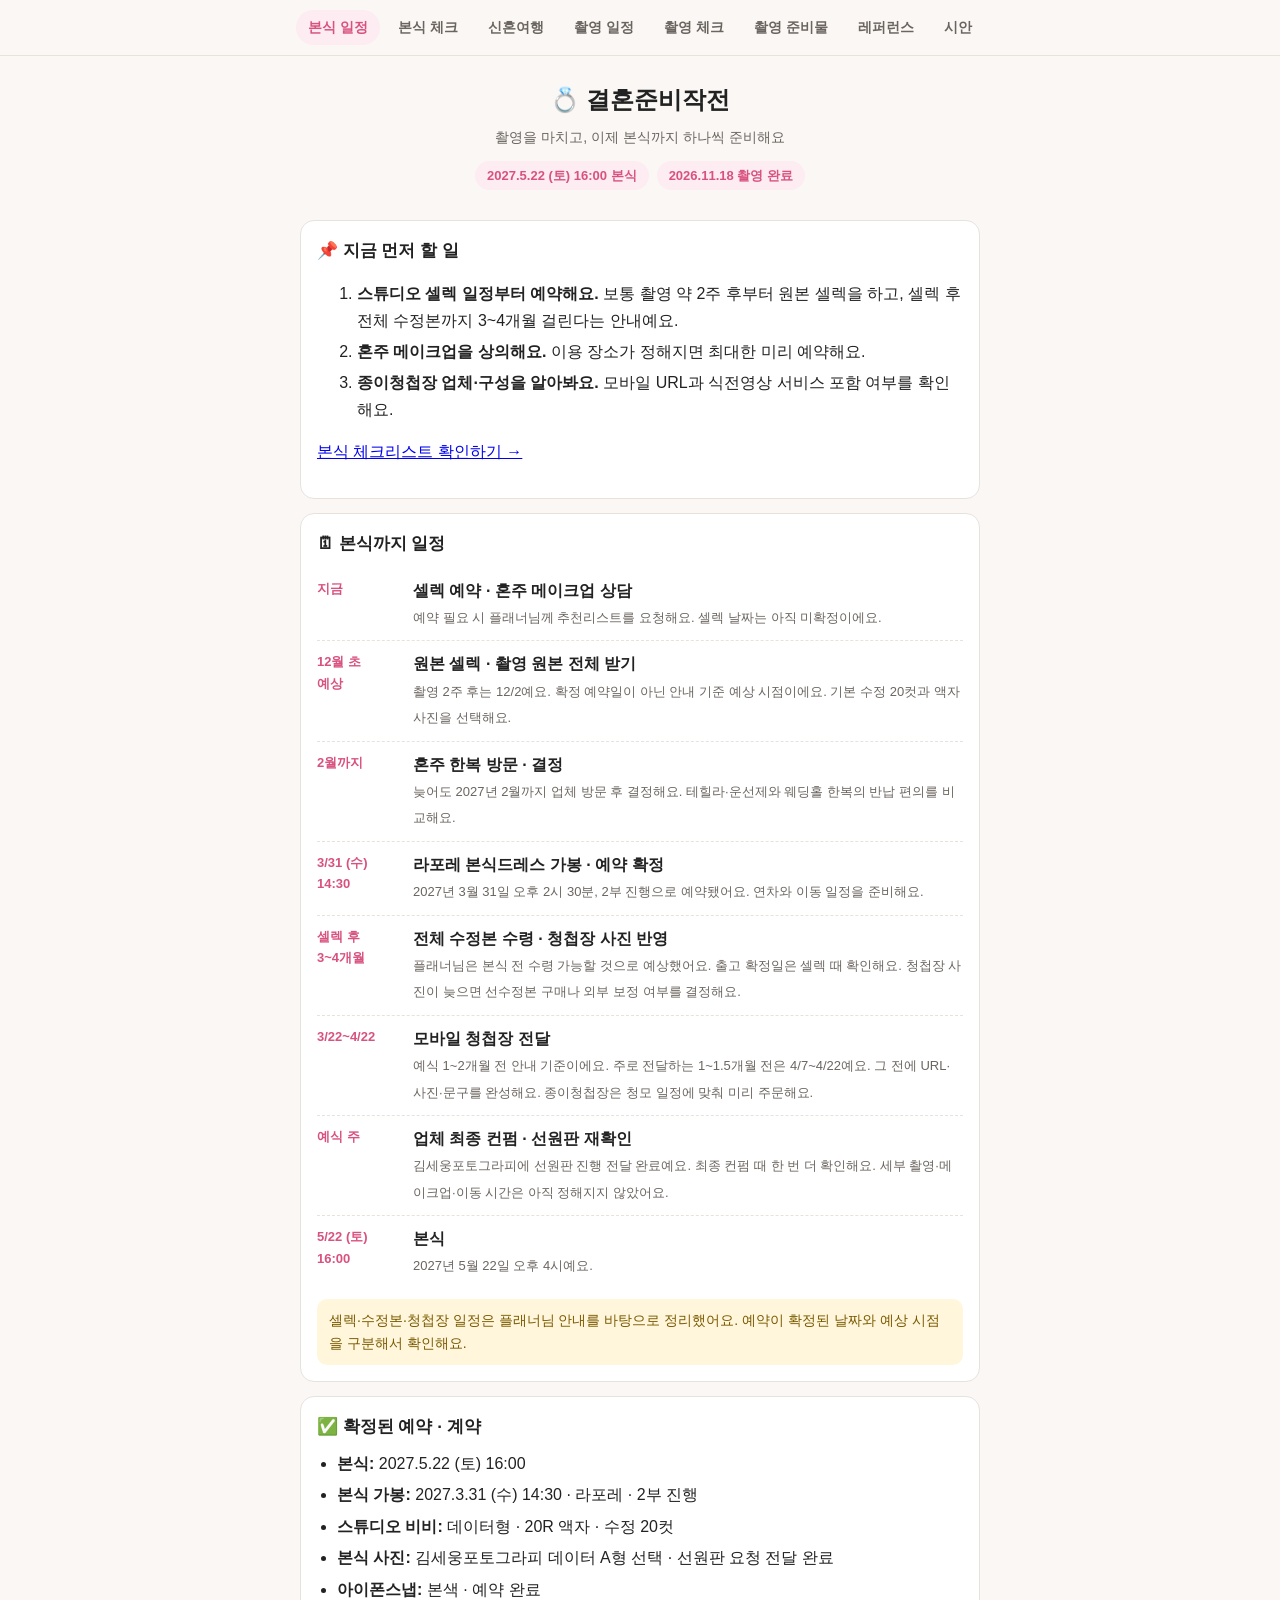
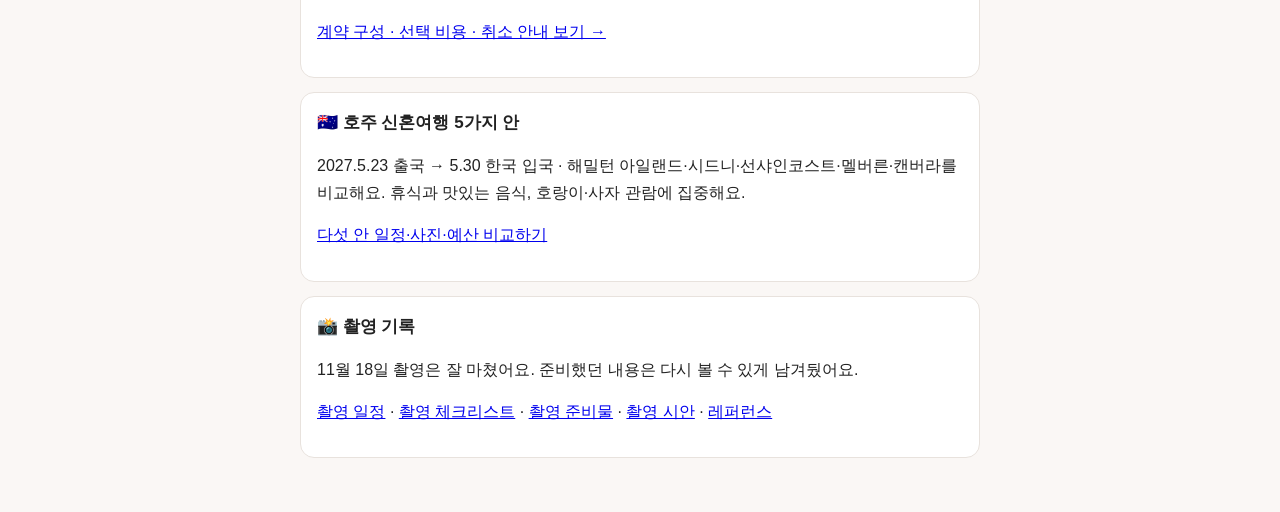
<file: index.html>
<!DOCTYPE html><html lang="ko"><head><meta charset="utf-8"><meta name="viewport" content="width=device-width, initial-scale=1"><title>본식 일정 · 결혼준비작전</title><link rel="stylesheet" href="style.css"></head>
<body data-page="index.html"><main>
<header><h1>💍 결혼준비작전</h1><p>촬영을 마치고, 이제 본식까지 하나씩 준비해요</p><div class="chips"><span class="chip">2027.5.22 (토) 16:00 본식</span><span class="chip">2026.11.18 촬영 완료</span></div></header>
<section><h2>📌 지금 먼저 할 일</h2><ol><li><b>스튜디오 셀렉 일정부터 예약해요.</b> 보통 촬영 약 2주 후부터 원본 셀렉을 하고, 셀렉 후 전체 수정본까지 3~4개월 걸린다는 안내예요.</li><li><b>혼주 메이크업을 상의해요.</b> 이용 장소가 정해지면 최대한 미리 예약해요.</li><li><b>종이청첩장 업체·구성을 알아봐요.</b> 모바일 URL과 식전영상 서비스 포함 여부를 확인해요.</li></ol><p><a href="wedding-checklist.html">본식 체크리스트 확인하기 →</a></p></section>
<section><h2>🗓 본식까지 일정</h2><ul class="tl">
<li><span class="t">지금</span><span><b>셀렉 예약 · 혼주 메이크업 상담</b><br><span class="sub">예약 필요 시 플래너님께 추천리스트를 요청해요. 셀렉 날짜는 아직 미확정이에요.</span></span></li>
<li><span class="t">12월 초<br>예상</span><span><b>원본 셀렉 · 촬영 원본 전체 받기</b><br><span class="sub">촬영 2주 후는 12/2예요. 확정 예약일이 아닌 안내 기준 예상 시점이에요. 기본 수정 20컷과 액자 사진을 선택해요.</span></span></li>
<li><span class="t">2월까지</span><span><b>혼주 한복 방문 · 결정</b><br><span class="sub">늦어도 2027년 2월까지 업체 방문 후 결정해요. 테힐라·운선제와 웨딩홀 한복의 반납 편의를 비교해요.</span></span></li>
<li><span class="t">3/31 (수)<br>14:30</span><span><b>라포레 본식드레스 가봉 · 예약 확정</b><br><span class="sub">2027년 3월 31일 오후 2시 30분, 2부 진행으로 예약됐어요. 연차와 이동 일정을 준비해요.</span></span></li>
<li><span class="t">셀렉 후<br>3~4개월</span><span><b>전체 수정본 수령 · 청첩장 사진 반영</b><br><span class="sub">플래너님은 본식 전 수령 가능할 것으로 예상했어요. 출고 확정일은 셀렉 때 확인해요. 청첩장 사진이 늦으면 선수정본 구매나 외부 보정 여부를 결정해요.</span></span></li>
<li><span class="t">3/22~4/22</span><span><b>모바일 청첩장 전달</b><br><span class="sub">예식 1~2개월 전 안내 기준이에요. 주로 전달하는 1~1.5개월 전은 4/7~4/22예요. 그 전에 URL·사진·문구를 완성해요. 종이청첩장은 청모 일정에 맞춰 미리 주문해요.</span></span></li>
<li><span class="t">예식 주</span><span><b>업체 최종 컨펌 · 선원판 재확인</b><br><span class="sub">김세웅포토그라피에 선원판 진행 전달 완료예요. 최종 컨펌 때 한 번 더 확인해요. 세부 촬영·메이크업·이동 시간은 아직 정해지지 않았어요.</span></span></li>
<li><span class="t">5/22 (토)<br>16:00</span><span><b>본식</b><br><span class="sub">2027년 5월 22일 오후 4시예요.</span></span></li>
</ul><div class="note">셀렉·수정본·청첩장 일정은 플래너님 안내를 바탕으로 정리했어요. 예약이 확정된 날짜와 예상 시점을 구분해서 확인해요.</div></section>
<section><h2>✅ 확정된 예약 · 계약</h2><ul><li><b>본식:</b> 2027.5.22 (토) 16:00</li><li><b>본식 가봉:</b> 2027.3.31 (수) 14:30 · 라포레 · 2부 진행</li><li><b>스튜디오 비비:</b> 데이터형 · 20R 액자 · 수정 20컷</li><li><b>본식 사진:</b> 김세웅포토그라피 데이터 A형 선택 · 선원판 요청 전달 완료</li><li><b>아이폰스냅:</b> 본색 · 예약 완료</li></ul><p><a href="wedding-checklist.html#contracts">계약 구성 · 선택 비용 · 취소 안내 보기 →</a></p></section>
<section><h2>🇦🇺 호주 신혼여행 5가지 안</h2><p>2027.5.23 출국 → 5.30 한국 입국 · 해밀턴 아일랜드·시드니·선샤인코스트·멜버른·캔버라를 비교해요. 휴식과 맛있는 음식, 호랑이·사자 관람에 집중해요.</p><p><a href="honeymoon.html?v=20261122-itinerary-food">다섯 안 일정·사진·예산 비교하기</a></p></section>
<section><h2>📸 촬영 기록</h2><p>11월 18일 촬영은 잘 마쳤어요. 준비했던 내용은 다시 볼 수 있게 남겨뒀어요.</p><p><a href="shoot-schedule.html">촬영 일정</a> · <a href="checklist.html">촬영 체크리스트</a> · <a href="items.html">촬영 준비물</a> · <a href="shoot-plan.html">촬영 시안</a> · <a href="concept.html">레퍼런스</a></p></section>
</main><script src="app.js?v=20261122-itinerary-food"></script></body></html>
</file>
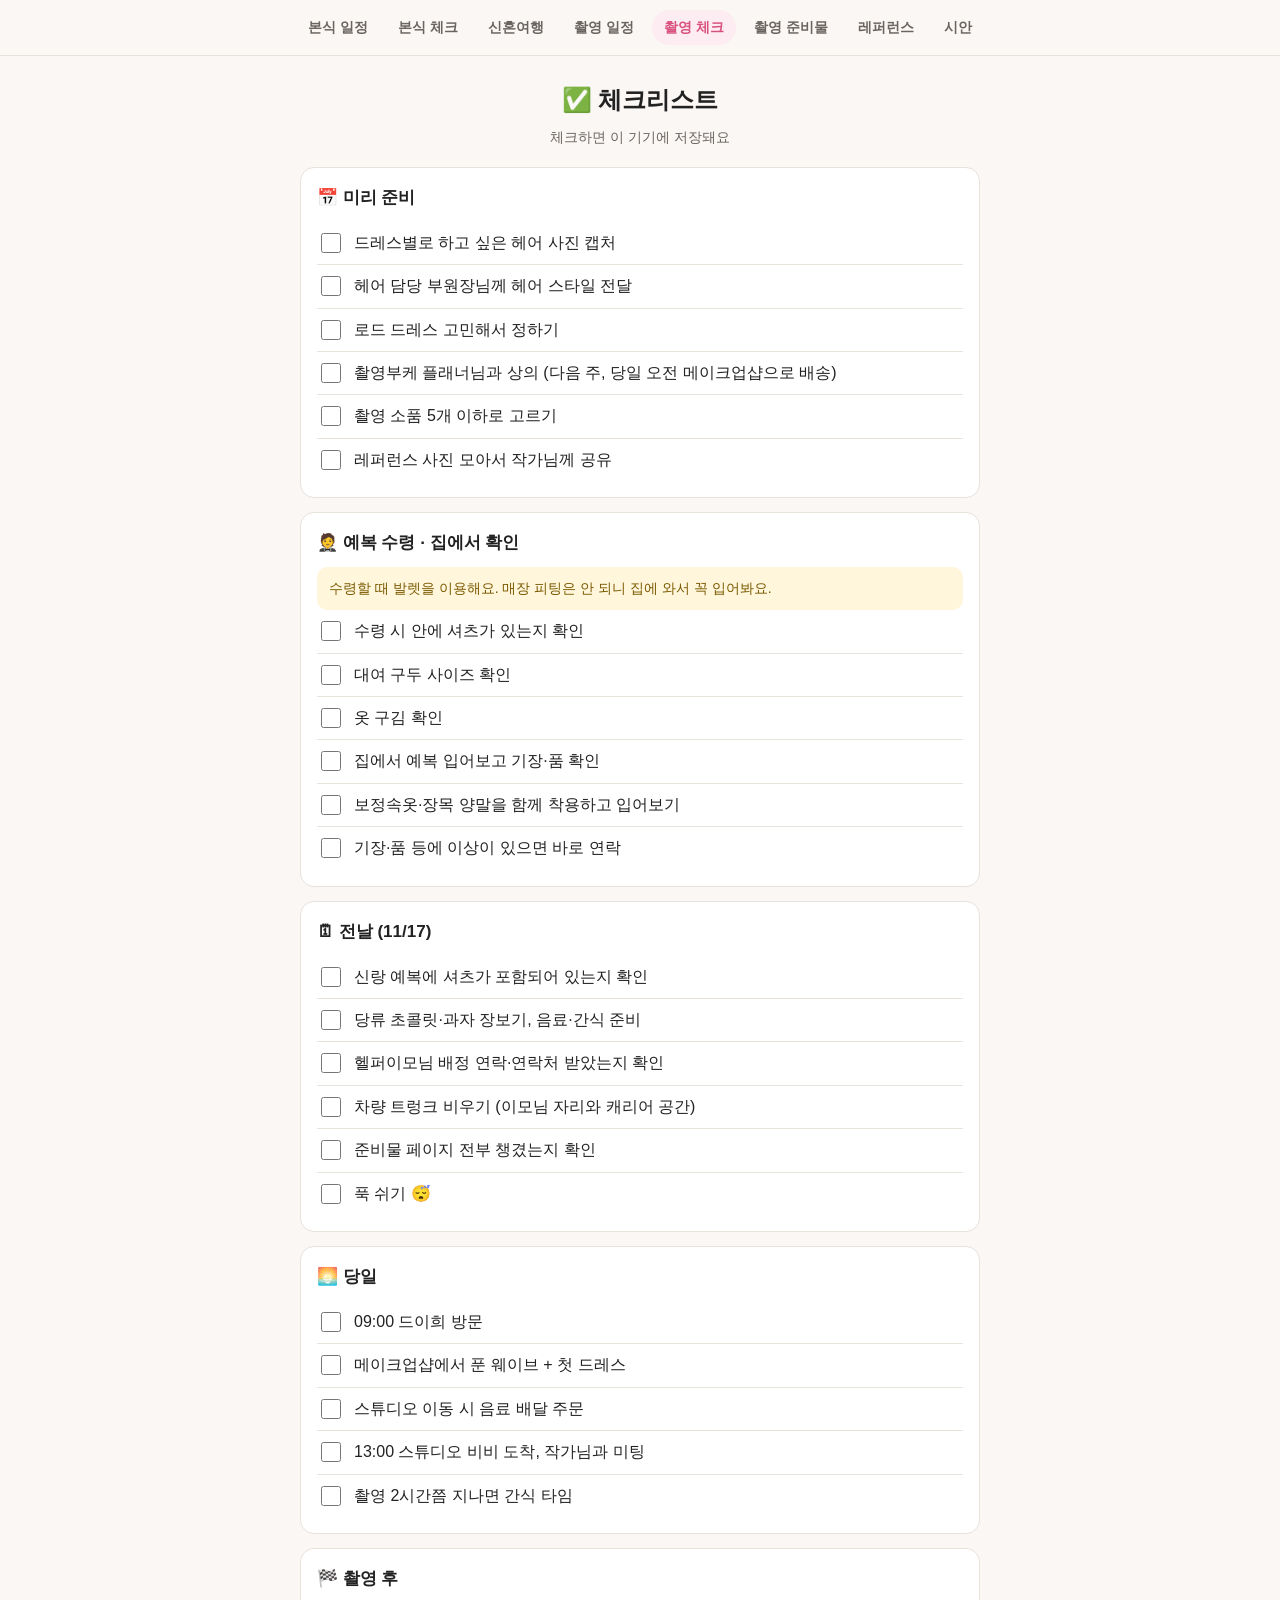
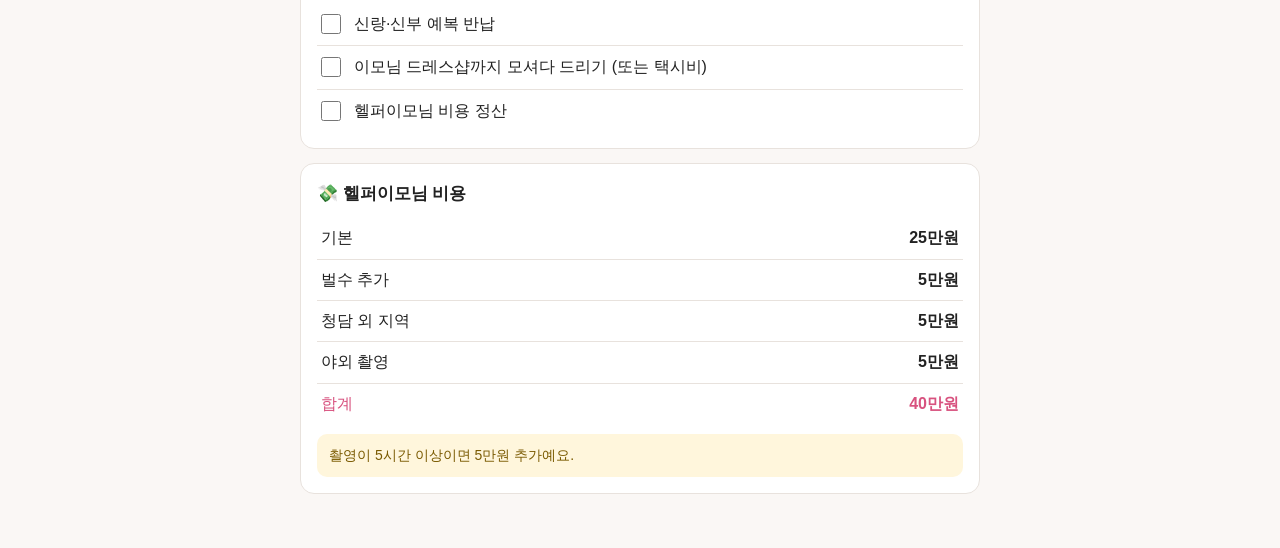
<file: checklist.html>
<!DOCTYPE html><html lang="ko"><head><meta charset="utf-8"><meta name="viewport" content="width=device-width, initial-scale=1"><title>체크리스트 · 웨딩 촬영 안내</title><link rel="stylesheet" href="style.css"></head>
<body data-page="checklist.html"><main>
<header><h1>✅ 체크리스트</h1><p>체크하면 이 기기에 저장돼요</p></header>
<section class="chk"><h2>📅 미리 준비</h2>
<label><input type="checkbox" data-k="a1"><span>드레스별로 하고 싶은 헤어 사진 캡처</span></label>
<label><input type="checkbox" data-k="a2"><span>헤어 담당 부원장님께 헤어 스타일 전달</span></label>
<label><input type="checkbox" data-k="a3"><span>로드 드레스 고민해서 정하기</span></label>
<label><input type="checkbox" data-k="a4"><span>촬영부케 플래너님과 상의 (다음 주, 당일 오전 메이크업샵으로 배송)</span></label>
<label><input type="checkbox" data-k="a5"><span>촬영 소품 5개 이하로 고르기</span></label>
<label><input type="checkbox" data-k="a6"><span>레퍼런스 사진 모아서 작가님께 공유</span></label></section>
<section class="chk"><h2>🤵 예복 수령 · 집에서 확인</h2>
<div class="note">수령할 때 발렛을 이용해요. 매장 피팅은 안 되니 집에 와서 꼭 입어봐요.</div>
<label><input type="checkbox" data-k="suit1"><span>수령 시 안에 셔츠가 있는지 확인</span></label>
<label><input type="checkbox" data-k="suit2"><span>대여 구두 사이즈 확인</span></label>
<label><input type="checkbox" data-k="suit3"><span>옷 구김 확인</span></label>
<label><input type="checkbox" data-k="suit4"><span>집에서 예복 입어보고 기장·품 확인</span></label>
<label><input type="checkbox" data-k="suit5"><span>보정속옷·장목 양말을 함께 착용하고 입어보기</span></label>
<label><input type="checkbox" data-k="suit6"><span>기장·품 등에 이상이 있으면 바로 연락</span></label>
</section>
<section class="chk"><h2>🗓 전날 (11/17)</h2>
<label><input type="checkbox" data-k="b1"><span>신랑 예복에 셔츠가 포함되어 있는지 확인</span></label>
<label><input type="checkbox" data-k="b2"><span>당류 초콜릿·과자 장보기, 음료·간식 준비</span></label>
<label><input type="checkbox" data-k="b3"><span>헬퍼이모님 배정 연락·연락처 받았는지 확인</span></label>
<label><input type="checkbox" data-k="b4"><span>차량 트렁크 비우기 (이모님 자리와 캐리어 공간)</span></label>
<label><input type="checkbox" data-k="b5"><span>준비물 페이지 전부 챙겼는지 확인</span></label>
<label><input type="checkbox" data-k="b6"><span>푹 쉬기 😴</span></label></section>
<section class="chk"><h2>🌅 당일</h2>
<label><input type="checkbox" data-k="c1"><span>09:00 드이희 방문</span></label>
<label><input type="checkbox" data-k="c2"><span>메이크업샵에서 푼 웨이브 + 첫 드레스</span></label>
<label><input type="checkbox" data-k="c3"><span>스튜디오 이동 시 음료 배달 주문</span></label>
<label><input type="checkbox" data-k="c4"><span>13:00 스튜디오 비비 도착, 작가님과 미팅</span></label>
<label><input type="checkbox" data-k="c5"><span>촬영 2시간쯤 지나면 간식 타임</span></label></section>
<section class="chk"><h2>🏁 촬영 후</h2>
<label><input type="checkbox" data-k="d1"><span>신랑·신부 예복 반납</span></label>
<label><input type="checkbox" data-k="d2"><span>이모님 드레스샵까지 모셔다 드리기 (또는 택시비)</span></label>
<label><input type="checkbox" data-k="d3"><span>헬퍼이모님 비용 정산</span></label></section>
<section><h2>💸 헬퍼이모님 비용</h2><table>
<tr><td>기본</td><td>25만원</td></tr><tr><td>벌수 추가</td><td>5만원</td></tr>
<tr><td>청담 외 지역</td><td>5만원</td></tr><tr><td>야외 촬영</td><td>5만원</td></tr>
<tr class="total"><td>합계</td><td>40만원</td></tr></table>
<div class="note">촬영이 5시간 이상이면 5만원 추가예요.</div></section>
</main><script src="app.js?v=20261122-itinerary-food"></script></body></html>
</file>
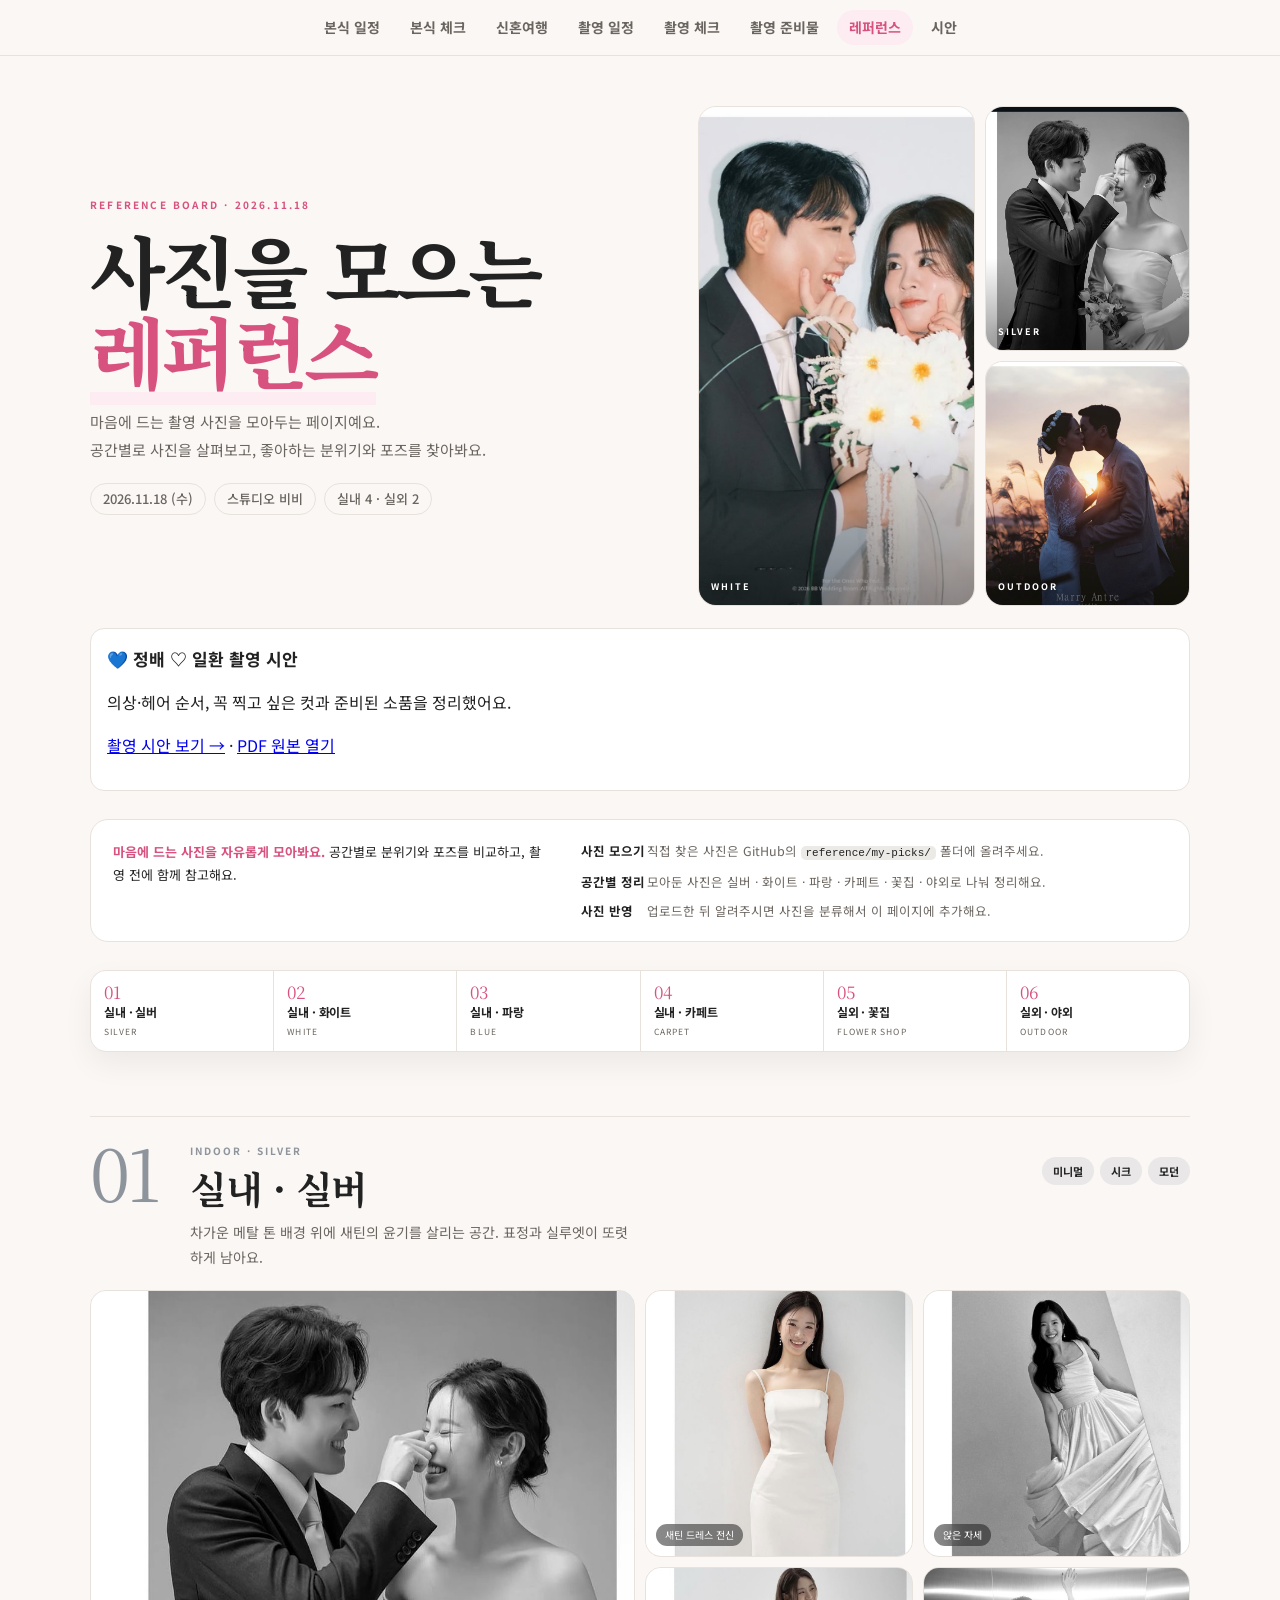
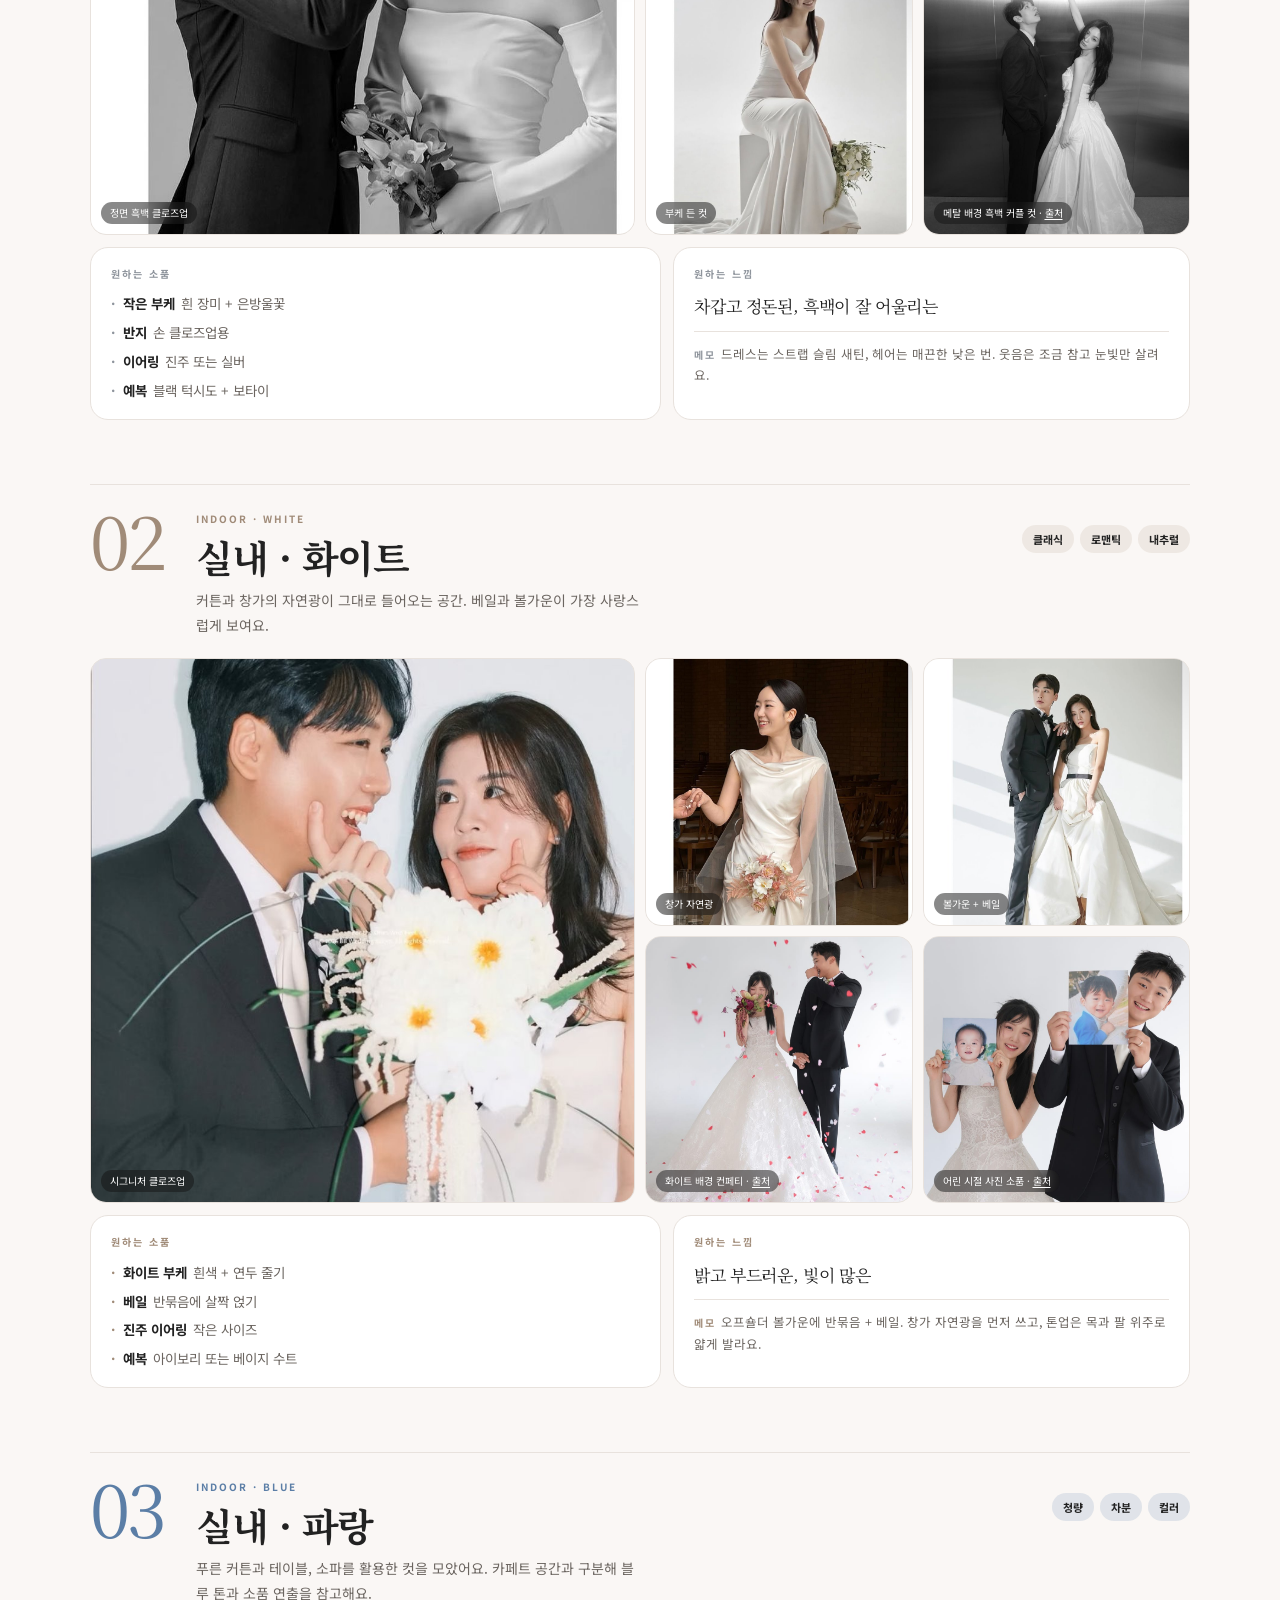
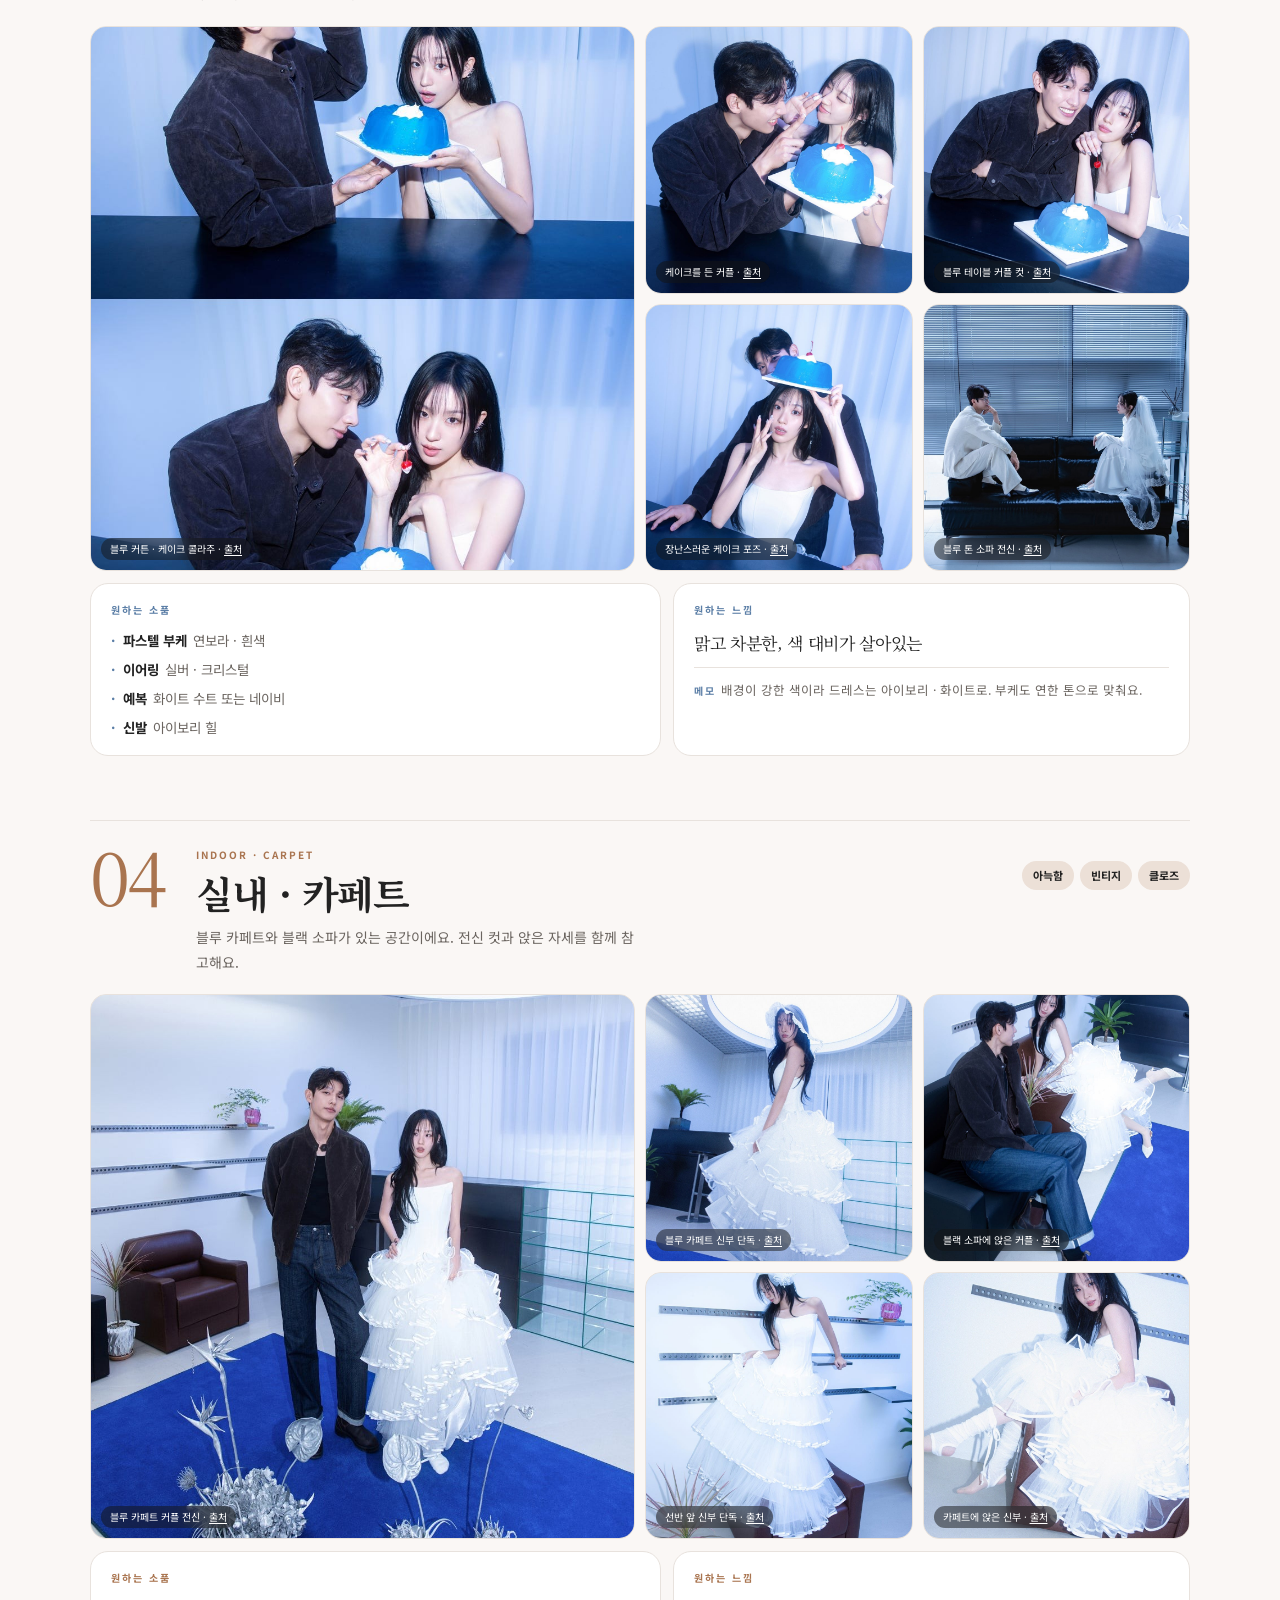
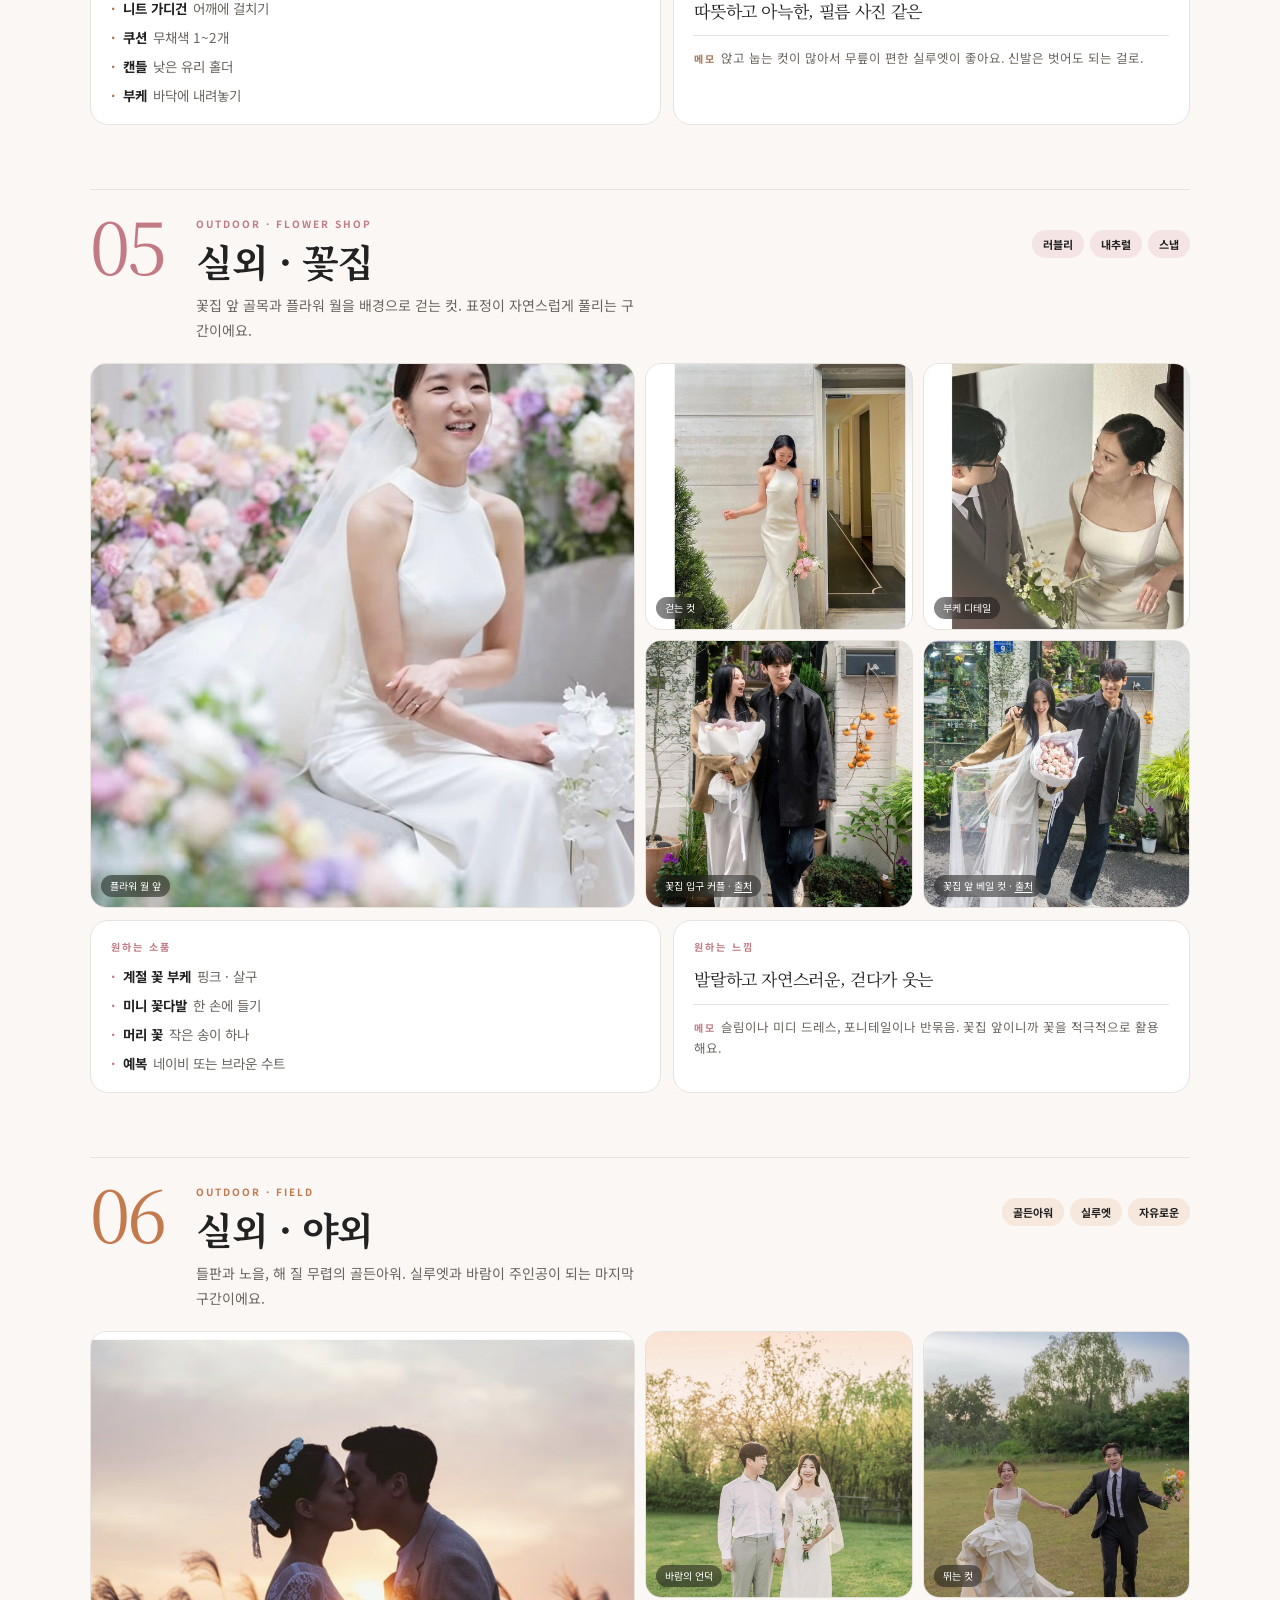
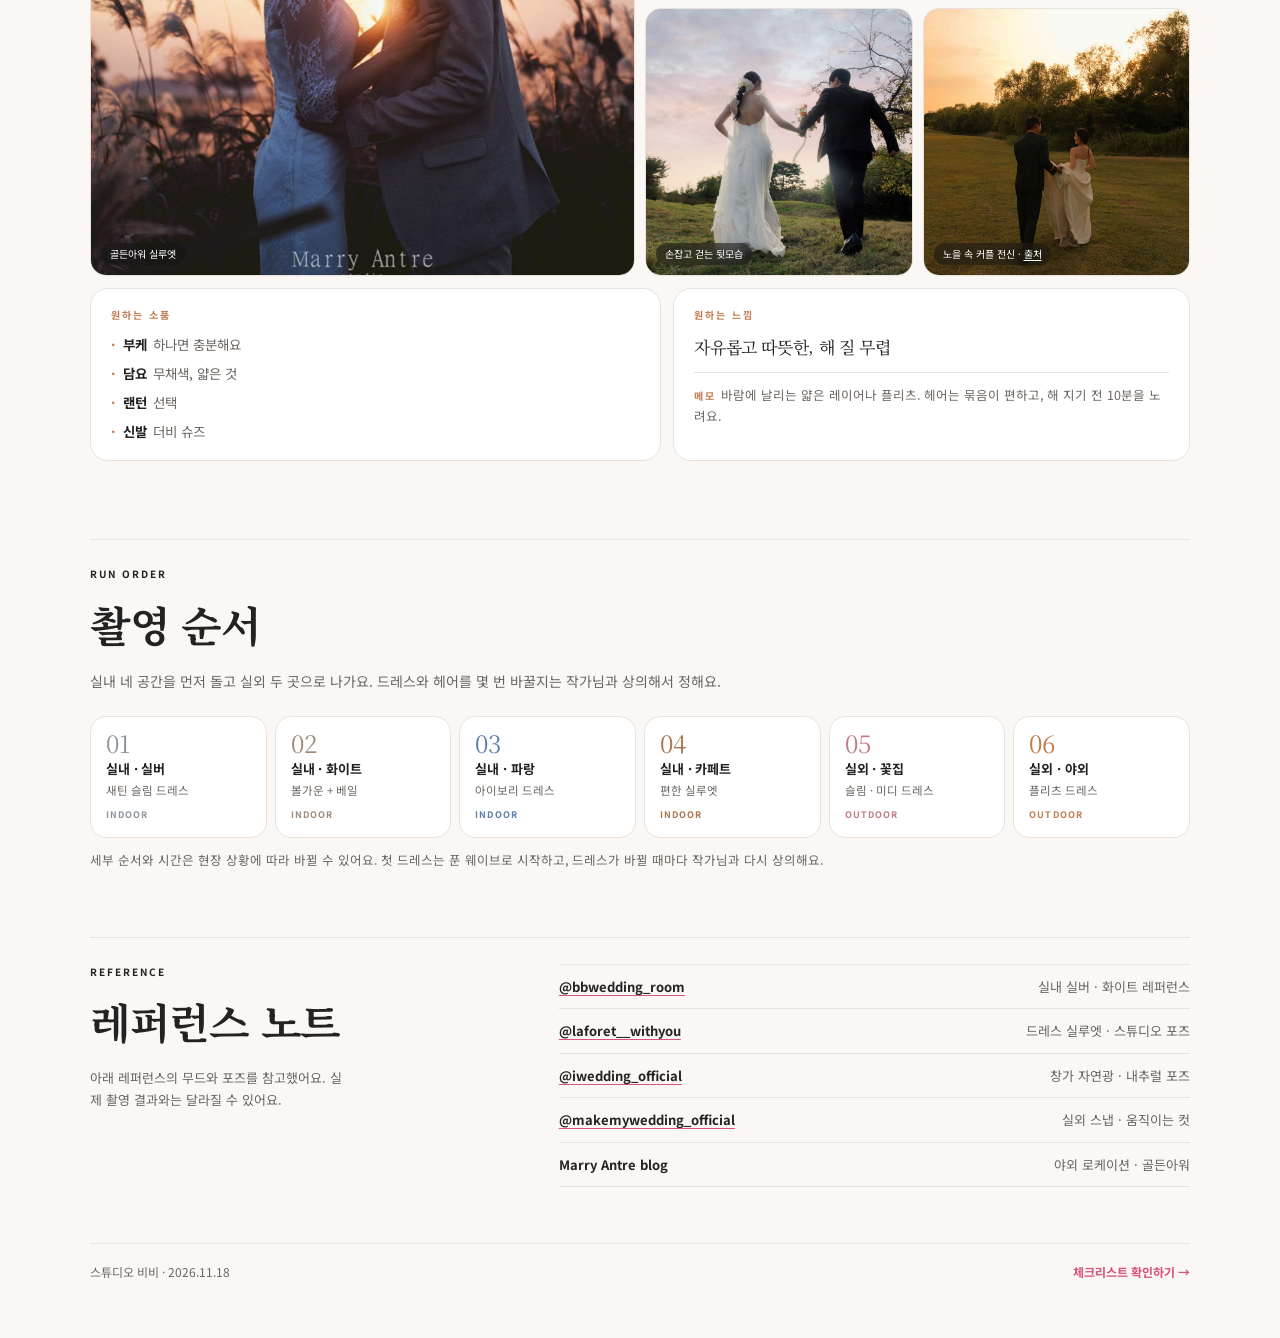
<file: concept.html>
<!DOCTYPE html><html lang="ko"><head><meta charset="utf-8"><meta name="viewport" content="width=device-width, initial-scale=1"><title>레퍼런스 · 웨딩 촬영 안내</title><link rel="preconnect" href="https://fonts.googleapis.com"><link rel="preconnect" href="https://fonts.gstatic.com" crossorigin><link href="https://fonts.googleapis.com/css2?family=Noto+Sans+KR:wght@400;500;700&family=Noto+Serif+KR:wght@400;600;800&display=swap" rel="stylesheet"><link rel="stylesheet" href="style.css"></head>
<body data-page="concept.html"><main class="wide concept">
<header class="hero">
<div class="hero-copy">
<p class="eyebrow">Reference Board · 2026.11.18</p>
<h1>사진을 모으는<br><em>레퍼런스</em></h1>
<p class="lede">마음에 드는 촬영 사진을 모아두는 페이지예요.<br>공간별로 사진을 살펴보고, 좋아하는 분위기와 포즈를 찾아봐요.</p>
<div class="chips hero-chips"><span class="chip">2026.11.18 (수)</span><span class="chip">스튜디오 비비</span><span class="chip">실내 4 · 실외 2</span></div>
</div>
<div class="hero-visual">
<figure class="hv-a"><img src="images/white-1.jpg" alt="화이트 공간에서 꽃다발을 든 신랑 신부" loading="eager"><figcaption>White</figcaption></figure>
<figure class="hv-b"><img src="images/silver-1.jpg" alt="실버 공간에서 촬영한 흑백 커플 컷" loading="eager"><figcaption>Silver</figcaption></figure>
<figure class="hv-c"><img src="images/outdoor-1.jpg" alt="해 질 무렵 들판에서 찍은 실루엣" loading="eager"><figcaption>Outdoor</figcaption></figure>
</div>
</header>
<section><h2>💙 정배 ♡ 일환 촬영 시안</h2><p>의상·헤어 순서, 꼭 찍고 싶은 컷과 준비된 소품을 정리했어요.</p><p><a href="shoot-plan.html">촬영 시안 보기 →</a> · <a href="reference/shoot-plan/wedding-shoot-plan.pdf?v=d9f38a8c86" target="_blank" rel="noopener">PDF 원본 열기</a></p></section>
<aside class="howto">
<p><b>마음에 드는 사진을 자유롭게 모아봐요.</b> 공간별로 분위기와 포즈를 비교하고, 촬영 전에 함께 참고해요.</p>
<ul>
<li><b>사진 모으기</b><span>직접 찾은 사진은 GitHub의 <code>reference/my-picks/</code> 폴더에 올려주세요.</span></li>
<li><b>공간별 정리</b><span>모아둔 사진은 실버 · 화이트 · 파랑 · 카페트 · 꽃집 · 야외로 나눠 정리해요.</span></li>
<li><b>사진 반영</b><span>업로드한 뒤 알려주시면 사진을 분류해서 이 페이지에 추가해요.</span></li>
</ul>
</aside>
<div class="space-index" aria-label="공간 바로가기">
<a href="#silver"><b>01</b><span>실내 · 실버</span><em>Silver</em></a>
<a href="#white"><b>02</b><span>실내 · 화이트</span><em>White</em></a>
<a href="#blue"><b>03</b><span>실내 · 파랑</span><em>Blue</em></a>
<a href="#carpet"><b>04</b><span>실내 · 카페트</span><em>Carpet</em></a>
<a href="#flower-shop"><b>05</b><span>실외 · 꽃집</span><em>Flower Shop</em></a>
<a href="#outdoor"><b>06</b><span>실외 · 야외</span><em>Outdoor</em></a>
</div>
<article class="space space--silver" id="silver">
<header class="space-head">
<div class="space-num">01</div>
<div class="space-title">
<p class="kicker">Indoor · Silver</p>
<h2>실내 · 실버</h2>
<p class="desc">차가운 메탈 톤 배경 위에 새틴의 윤기를 살리는 공간. 표정과 실루엣이 또렷하게 남아요.</p>
</div>
<div class="keywords"><span>미니멀</span><span>시크</span><span>모던</span></div>
</header>
<div class="gal">
<figure class="shot">
<span class="ph"><b>1</b><span>정면 흑백 클로즈업</span><em>images/silver-1.jpg</em></span>
<img src="images/silver-1.jpg" alt="실버 공간에서 원하는 정면 흑백 클로즈업" loading="lazy">
<figcaption>정면 흑백 클로즈업</figcaption>
</figure>
<figure class="shot">
<span class="ph"><b>2</b><span>새틴 드레스 전신</span><em>images/silver-2.jpg</em></span>
<img src="images/silver-2.jpg" alt="실버 공간에서 원하는 새틴 드레스 전신 컷" loading="lazy">
<figcaption>새틴 드레스 전신</figcaption>
</figure>
<figure class="shot">
<span class="ph"><b>3</b><span>앉은 자세</span><em>images/silver-3.jpg</em></span>
<img src="images/silver-3.jpg" alt="실버 공간에서 원하는 앉은 자세 컷" loading="lazy">
<figcaption>앉은 자세</figcaption>
</figure>
<figure class="shot">
<span class="ph"><b>4</b><span>부케 든 컷</span><em>images/silver-4.jpg</em></span>
<img src="images/silver-4.jpg" alt="실버 공간에서 원하는 부케 든 컷" loading="lazy">
<figcaption>부케 든 컷</figcaption>
</figure>
<figure class="shot">
<span class="ph"><b>5</b><span>메탈 배경 흑백 커플 컷</span><em>images/silver-5.jpg</em></span>
<img src="images/silver-5.jpg" alt="메탈 배경 흑백 커플 컷" loading="lazy">
<figcaption>메탈 배경 흑백 커플 컷 · <a href="https://blog.naver.com/quietyoung_/224108637777" target="_blank" rel="noopener">출처</a></figcaption>
</figure>
</div>
<div class="want">
<div class="want-card">
<h3>원하는 소품</h3>
<ul class="props">
<li><b>작은 부케</b><span>흰 장미 + 은방울꽃</span></li>
<li><b>반지</b><span>손 클로즈업용</span></li>
<li><b>이어링</b><span>진주 또는 실버</span></li>
<li><b>예복</b><span>블랙 턱시도 + 보타이</span></li>
</ul>
</div>
<div class="want-card">
<h3>원하는 느낌</h3>
<p class="mood-line">차갑고 정돈된, 흑백이 잘 어울리는</p>
<p class="mood-note"><b>메모</b>드레스는 스트랩 슬림 새틴, 헤어는 매끈한 낮은 번. 웃음은 조금 참고 눈빛만 살려요.</p>
</div>
</div>
</article>
<article class="space space--white" id="white">
<header class="space-head">
<div class="space-num">02</div>
<div class="space-title">
<p class="kicker">Indoor · White</p>
<h2>실내 · 화이트</h2>
<p class="desc">커튼과 창가의 자연광이 그대로 들어오는 공간. 베일과 볼가운이 가장 사랑스럽게 보여요.</p>
</div>
<div class="keywords"><span>클래식</span><span>로맨틱</span><span>내추럴</span></div>
</header>
<div class="gal">
<figure class="shot">
<span class="ph"><b>1</b><span>시그니처 클로즈업</span><em>images/white-1.jpg</em></span>
<img src="images/white-1.jpg" alt="화이트 공간에서 원하는 시그니처 클로즈업" loading="lazy">
<figcaption>시그니처 클로즈업</figcaption>
</figure>
<figure class="shot">
<span class="ph"><b>2</b><span>창가 자연광</span><em>images/white-2.jpg</em></span>
<img src="images/white-2.jpg" alt="화이트 공간에서 원하는 창가 자연광 컷" loading="lazy">
<figcaption>창가 자연광</figcaption>
</figure>
<figure class="shot">
<span class="ph"><b>3</b><span>볼가운 + 베일</span><em>images/white-3.jpg</em></span>
<img src="images/white-3.jpg" alt="화이트 공간에서 원하는 볼가운과 베일 전신 컷" loading="lazy">
<figcaption>볼가운 + 베일</figcaption>
</figure>
<figure class="shot">
<span class="ph"><b>4</b><span>화이트 배경 컨페티</span><em>images/white-4.jpg</em></span>
<img src="images/white-4.jpg" alt="화이트 배경 컨페티" loading="lazy">
<figcaption>화이트 배경 컨페티 · <a href="https://blog.naver.com/studiobb_/224389123079" target="_blank" rel="noopener">출처</a></figcaption>
</figure>
<figure class="shot">
<span class="ph"><b>5</b><span>어린 시절 사진 소품</span><em>images/white-5.jpg</em></span>
<img src="images/white-5.jpg" alt="어린 시절 사진 소품" loading="lazy">
<figcaption>어린 시절 사진 소품 · <a href="https://blog.naver.com/studiobb_/224389123079" target="_blank" rel="noopener">출처</a></figcaption>
</figure>
</div>
<div class="want">
<div class="want-card">
<h3>원하는 소품</h3>
<ul class="props">
<li><b>화이트 부케</b><span>흰색 + 연두 줄기</span></li>
<li><b>베일</b><span>반묶음에 살짝 얹기</span></li>
<li><b>진주 이어링</b><span>작은 사이즈</span></li>
<li><b>예복</b><span>아이보리 또는 베이지 수트</span></li>
</ul>
</div>
<div class="want-card">
<h3>원하는 느낌</h3>
<p class="mood-line">밝고 부드러운, 빛이 많은</p>
<p class="mood-note"><b>메모</b>오프숄더 볼가운에 반묶음 + 베일. 창가 자연광을 먼저 쓰고, 톤업은 목과 팔 위주로 얇게 발라요.</p>
</div>
</div>
</article>
<article class="space space--blue" id="blue">
<header class="space-head">
<div class="space-num">03</div>
<div class="space-title">
<p class="kicker">Indoor · Blue</p>
<h2>실내 · 파랑</h2>
<p class="desc">푸른 커튼과 테이블, 소파를 활용한 컷을 모았어요. 카페트 공간과 구분해 블루 톤과 소품 연출을 참고해요.</p>
</div>
<div class="keywords"><span>청량</span><span>차분</span><span>컬러</span></div>
</header>
<div class="gal">
<figure class="shot">
<span class="ph"><b>1</b><span>블루 커튼 · 케이크 콜라주</span><em>images/blue-1.jpg</em></span>
<img src="images/blue-1.jpg" alt="블루 커튼 · 케이크 콜라주" loading="lazy">
<figcaption>블루 커튼 · 케이크 콜라주 · <a href="https://blog.naver.com/quietyoung_/224108637777" target="_blank" rel="noopener">출처</a></figcaption>
</figure>
<figure class="shot">
<span class="ph"><b>2</b><span>케이크를 든 커플</span><em>images/blue-2.jpg</em></span>
<img src="images/blue-2.jpg" alt="케이크를 든 커플" loading="lazy">
<figcaption>케이크를 든 커플 · <a href="https://blog.naver.com/quietyoung_/224108637777" target="_blank" rel="noopener">출처</a></figcaption>
</figure>
<figure class="shot">
<span class="ph"><b>3</b><span>블루 테이블 커플 컷</span><em>images/blue-3.jpg</em></span>
<img src="images/blue-3.jpg" alt="블루 테이블 커플 컷" loading="lazy">
<figcaption>블루 테이블 커플 컷 · <a href="https://blog.naver.com/quietyoung_/224108637777" target="_blank" rel="noopener">출처</a></figcaption>
</figure>
<figure class="shot">
<span class="ph"><b>4</b><span>장난스러운 케이크 포즈</span><em>images/blue-4.jpg</em></span>
<img src="images/blue-4.jpg" alt="장난스러운 케이크 포즈" loading="lazy">
<figcaption>장난스러운 케이크 포즈 · <a href="https://blog.naver.com/quietyoung_/224108637777" target="_blank" rel="noopener">출처</a></figcaption>
</figure>
<figure class="shot">
<span class="ph"><b>5</b><span>블루 톤 소파 전신</span><em>images/blue-5.jpg</em></span>
<img src="images/blue-5.jpg" alt="블루 톤 소파 전신" loading="lazy">
<figcaption>블루 톤 소파 전신 · <a href="https://blog.naver.com/quietyoung_/224108637777" target="_blank" rel="noopener">출처</a></figcaption>
</figure>
</div>
<div class="want">
<div class="want-card">
<h3>원하는 소품</h3>
<ul class="props">
<li><b>파스텔 부케</b><span>연보라 · 흰색</span></li>
<li><b>이어링</b><span>실버 · 크리스털</span></li>
<li><b>예복</b><span>화이트 수트 또는 네이비</span></li>
<li><b>신발</b><span>아이보리 힐</span></li>
</ul>
</div>
<div class="want-card">
<h3>원하는 느낌</h3>
<p class="mood-line">맑고 차분한, 색 대비가 살아있는</p>
<p class="mood-note"><b>메모</b>배경이 강한 색이라 드레스는 아이보리 · 화이트로. 부케도 연한 톤으로 맞춰요.</p>
</div>
</div>
</article>
<article class="space space--carpet" id="carpet">
<header class="space-head">
<div class="space-num">04</div>
<div class="space-title">
<p class="kicker">Indoor · Carpet</p>
<h2>실내 · 카페트</h2>
<p class="desc">블루 카페트와 블랙 소파가 있는 공간이에요. 전신 컷과 앉은 자세를 함께 참고해요.</p>
</div>
<div class="keywords"><span>아늑함</span><span>빈티지</span><span>클로즈</span></div>
</header>
<div class="gal">
<figure class="shot">
<span class="ph"><b>1</b><span>블루 카페트 커플 전신</span><em>images/carpet-1.jpg</em></span>
<img src="images/carpet-1.jpg" alt="블루 카페트 커플 전신" loading="lazy">
<figcaption>블루 카페트 커플 전신 · <a href="https://blog.naver.com/quietyoung_/224108637777" target="_blank" rel="noopener">출처</a></figcaption>
</figure>
<figure class="shot">
<span class="ph"><b>2</b><span>블루 카페트 신부 단독</span><em>images/carpet-2.jpg</em></span>
<img src="images/carpet-2.jpg" alt="블루 카페트 신부 단독" loading="lazy">
<figcaption>블루 카페트 신부 단독 · <a href="https://blog.naver.com/quietyoung_/224108637777" target="_blank" rel="noopener">출처</a></figcaption>
</figure>
<figure class="shot">
<span class="ph"><b>3</b><span>블랙 소파에 앉은 커플</span><em>images/carpet-3.jpg</em></span>
<img src="images/carpet-3.jpg" alt="블랙 소파에 앉은 커플" loading="lazy">
<figcaption>블랙 소파에 앉은 커플 · <a href="https://blog.naver.com/quietyoung_/224108637777" target="_blank" rel="noopener">출처</a></figcaption>
</figure>
<figure class="shot">
<span class="ph"><b>4</b><span>선반 앞 신부 단독</span><em>images/carpet-4.jpg</em></span>
<img src="images/carpet-4.jpg" alt="선반 앞 신부 단독" loading="lazy">
<figcaption>선반 앞 신부 단독 · <a href="https://blog.naver.com/quietyoung_/224108637777" target="_blank" rel="noopener">출처</a></figcaption>
</figure>
<figure class="shot">
<span class="ph"><b>5</b><span>카페트에 앉은 신부</span><em>images/carpet-5.jpg</em></span>
<img src="images/carpet-5.jpg" alt="카페트에 앉은 신부" loading="lazy">
<figcaption>카페트에 앉은 신부 · <a href="https://blog.naver.com/quietyoung_/224108637777" target="_blank" rel="noopener">출처</a></figcaption>
</figure>
</div>
<div class="want">
<div class="want-card">
<h3>원하는 소품</h3>
<ul class="props">
<li><b>니트 가디건</b><span>어깨에 걸치기</span></li>
<li><b>쿠션</b><span>무채색 1~2개</span></li>
<li><b>캔들</b><span>낮은 유리 홀더</span></li>
<li><b>부케</b><span>바닥에 내려놓기</span></li>
</ul>
</div>
<div class="want-card">
<h3>원하는 느낌</h3>
<p class="mood-line">따뜻하고 아늑한, 필름 사진 같은</p>
<p class="mood-note"><b>메모</b>앉고 눕는 컷이 많아서 무릎이 편한 실루엣이 좋아요. 신발은 벗어도 되는 걸로.</p>
</div>
</div>
</article>
<article class="space space--flower" id="flower-shop">
<header class="space-head">
<div class="space-num">05</div>
<div class="space-title">
<p class="kicker">Outdoor · Flower Shop</p>
<h2>실외 · 꽃집</h2>
<p class="desc">꽃집 앞 골목과 플라워 월을 배경으로 걷는 컷. 표정이 자연스럽게 풀리는 구간이에요.</p>
</div>
<div class="keywords"><span>러블리</span><span>내추럴</span><span>스냅</span></div>
</header>
<div class="gal">
<figure class="shot">
<span class="ph"><b>1</b><span>플라워 월 앞</span><em>images/flower-shop-1.jpg</em></span>
<img src="images/flower-shop-1.jpg" alt="꽃집에서 원하는 플라워 월 앞 컷" loading="lazy">
<figcaption>플라워 월 앞</figcaption>
</figure>
<figure class="shot">
<span class="ph"><b>2</b><span>걷는 컷</span><em>images/flower-shop-2.jpg</em></span>
<img src="images/flower-shop-2.jpg" alt="꽃집 앞을 걷는 컷" loading="lazy">
<figcaption>걷는 컷</figcaption>
</figure>
<figure class="shot">
<span class="ph"><b>3</b><span>부케 디테일</span><em>images/flower-shop-3.jpg</em></span>
<img src="images/flower-shop-3.jpg" alt="꽃집에서 원하는 부케 디테일 컷" loading="lazy">
<figcaption>부케 디테일</figcaption>
</figure>
<figure class="shot">
<span class="ph"><b>4</b><span>꽃집 입구 커플</span><em>images/flower-shop-4.jpg</em></span>
<img src="images/flower-shop-4.jpg" alt="꽃집 입구 커플" loading="lazy">
<figcaption>꽃집 입구 커플 · <a href="https://blog.naver.com/quietyoung_/224108637777" target="_blank" rel="noopener">출처</a></figcaption>
</figure>
<figure class="shot">
<span class="ph"><b>5</b><span>꽃집 앞 베일 컷</span><em>images/flower-shop-5.jpg</em></span>
<img src="images/flower-shop-5.jpg" alt="꽃집 앞 베일 컷" loading="lazy">
<figcaption>꽃집 앞 베일 컷 · <a href="https://blog.naver.com/quietyoung_/224108637777" target="_blank" rel="noopener">출처</a></figcaption>
</figure>
</div>
<div class="want">
<div class="want-card">
<h3>원하는 소품</h3>
<ul class="props">
<li><b>계절 꽃 부케</b><span>핑크 · 살구</span></li>
<li><b>미니 꽃다발</b><span>한 손에 들기</span></li>
<li><b>머리 꽃</b><span>작은 송이 하나</span></li>
<li><b>예복</b><span>네이비 또는 브라운 수트</span></li>
</ul>
</div>
<div class="want-card">
<h3>원하는 느낌</h3>
<p class="mood-line">발랄하고 자연스러운, 걷다가 웃는</p>
<p class="mood-note"><b>메모</b>슬림이나 미디 드레스, 포니테일이나 반묶음. 꽃집 앞이니까 꽃을 적극적으로 활용해요.</p>
</div>
</div>
</article>
<article class="space space--outdoor" id="outdoor">
<header class="space-head">
<div class="space-num">06</div>
<div class="space-title">
<p class="kicker">Outdoor · Field</p>
<h2>실외 · 야외</h2>
<p class="desc">들판과 노을, 해 질 무렵의 골든아워. 실루엣과 바람이 주인공이 되는 마지막 구간이에요.</p>
</div>
<div class="keywords"><span>골든아워</span><span>실루엣</span><span>자유로운</span></div>
</header>
<div class="gal">
<figure class="shot">
<span class="ph"><b>1</b><span>골든아워 실루엣</span><em>images/outdoor-1.jpg</em></span>
<img src="images/outdoor-1.jpg" alt="야외에서 원하는 골든아워 실루엣 컷" loading="lazy">
<figcaption>골든아워 실루엣</figcaption>
</figure>
<figure class="shot">
<span class="ph"><b>2</b><span>바람의 언덕</span><em>images/outdoor-2.jpg</em></span>
<img src="images/outdoor-2.jpg" alt="야외에서 원하는 바람의 언덕 컷" loading="lazy">
<figcaption>바람의 언덕</figcaption>
</figure>
<figure class="shot">
<span class="ph"><b>3</b><span>뛰는 컷</span><em>images/outdoor-3.jpg</em></span>
<img src="images/outdoor-3.jpg" alt="야외에서 원하는 뛰는 컷" loading="lazy">
<figcaption>뛰는 컷</figcaption>
</figure>
<figure class="shot">
<span class="ph"><b>4</b><span>손잡고 걷는 뒷모습</span><em>images/outdoor-4.jpg</em></span>
<img src="images/outdoor-4.jpg" alt="야외에서 원하는 손잡고 걷는 뒷모습" loading="lazy">
<figcaption>손잡고 걷는 뒷모습</figcaption>
</figure>
<figure class="shot">
<span class="ph"><b>5</b><span>노을 속 커플 전신</span><em>images/outdoor-5.jpg</em></span>
<img src="images/outdoor-5.jpg" alt="노을 속 커플 전신" loading="lazy">
<figcaption>노을 속 커플 전신 · <a href="https://blog.naver.com/studiobb_/224389123079" target="_blank" rel="noopener">출처</a></figcaption>
</figure>
</div>
<div class="want">
<div class="want-card">
<h3>원하는 소품</h3>
<ul class="props">
<li><b>부케</b><span>하나면 충분해요</span></li>
<li><b>담요</b><span>무채색, 얇은 것</span></li>
<li><b>랜턴</b><span>선택</span></li>
<li><b>신발</b><span>더비 슈즈</span></li>
</ul>
</div>
<div class="want-card">
<h3>원하는 느낌</h3>
<p class="mood-line">자유롭고 따뜻한, 해 질 무렵</p>
<p class="mood-note"><b>메모</b>바람에 날리는 얇은 레이어나 플리츠. 헤어는 묶음이 편하고, 해 지기 전 10분을 노려요.</p>
</div>
</div>
</article>
<article class="runorder">
<header class="ro-head">
<p class="kicker">Run Order</p>
<h2>촬영 순서</h2>
<p>실내 네 공간을 먼저 돌고 실외 두 곳으로 나가요. 드레스와 헤어를 몇 번 바꿀지는 작가님과 상의해서 정해요.</p>
</header>
<ol class="ro-steps">
<li style="--tone:#8e949c"><b>01</b><strong>실내 · 실버</strong><span>새틴 슬림 드레스</span><em>Indoor</em></li>
<li style="--tone:#a08b78"><b>02</b><strong>실내 · 화이트</strong><span>볼가운 + 베일</span><em>Indoor</em></li>
<li style="--tone:#5b7ea6"><b>03</b><strong>실내 · 파랑</strong><span>아이보리 드레스</span><em>Indoor</em></li>
<li style="--tone:#a9744f"><b>04</b><strong>실내 · 카페트</strong><span>편한 실루엣</span><em>Indoor</em></li>
<li style="--tone:#c27b84"><b>05</b><strong>실외 · 꽃집</strong><span>슬림 · 미디 드레스</span><em>Outdoor</em></li>
<li style="--tone:#c47a4f"><b>06</b><strong>실외 · 야외</strong><span>플리츠 드레스</span><em>Outdoor</em></li>
</ol>
<p class="ro-note">세부 순서와 시간은 현장 상황에 따라 바뀔 수 있어요. 첫 드레스는 푼 웨이브로 시작하고, 드레스가 바뀔 때마다 작가님과 다시 상의해요.</p>
</article>
<article class="refs">
<header class="refs-head">
<p class="kicker">Reference</p>
<h2>레퍼런스 노트</h2>
<p>아래 레퍼런스의 무드와 포즈를 참고했어요. 실제 촬영 결과와는 달라질 수 있어요.</p>
</header>
<ul>
<li><a href="https://www.instagram.com/bbwedding_room/" target="_blank" rel="noopener">@bbwedding_room</a><span>실내 실버 · 화이트 레퍼런스</span></li>
<li><a href="https://www.instagram.com/laforet__withyou/" target="_blank" rel="noopener">@laforet__withyou</a><span>드레스 실루엣 · 스튜디오 포즈</span></li>
<li><a href="https://www.instagram.com/iwedding_official/" target="_blank" rel="noopener">@iwedding_official</a><span>창가 자연광 · 내추럴 포즈</span></li>
<li><a href="https://www.instagram.com/makemywedding_official/" target="_blank" rel="noopener">@makemywedding_official</a><span>실외 스냅 · 움직이는 컷</span></li>
<li><span class="ref-name">Marry Antre blog</span><span>야외 로케이션 · 골든아워</span></li>
</ul>
</article>
<footer class="concept-foot">
<p>스튜디오 비비 · 2026.11.18</p>
<a href="checklist.html">체크리스트 확인하기 →</a>
</footer>
</main><script src="app.js?v=20261122-itinerary-food"></script></body></html>
</file>
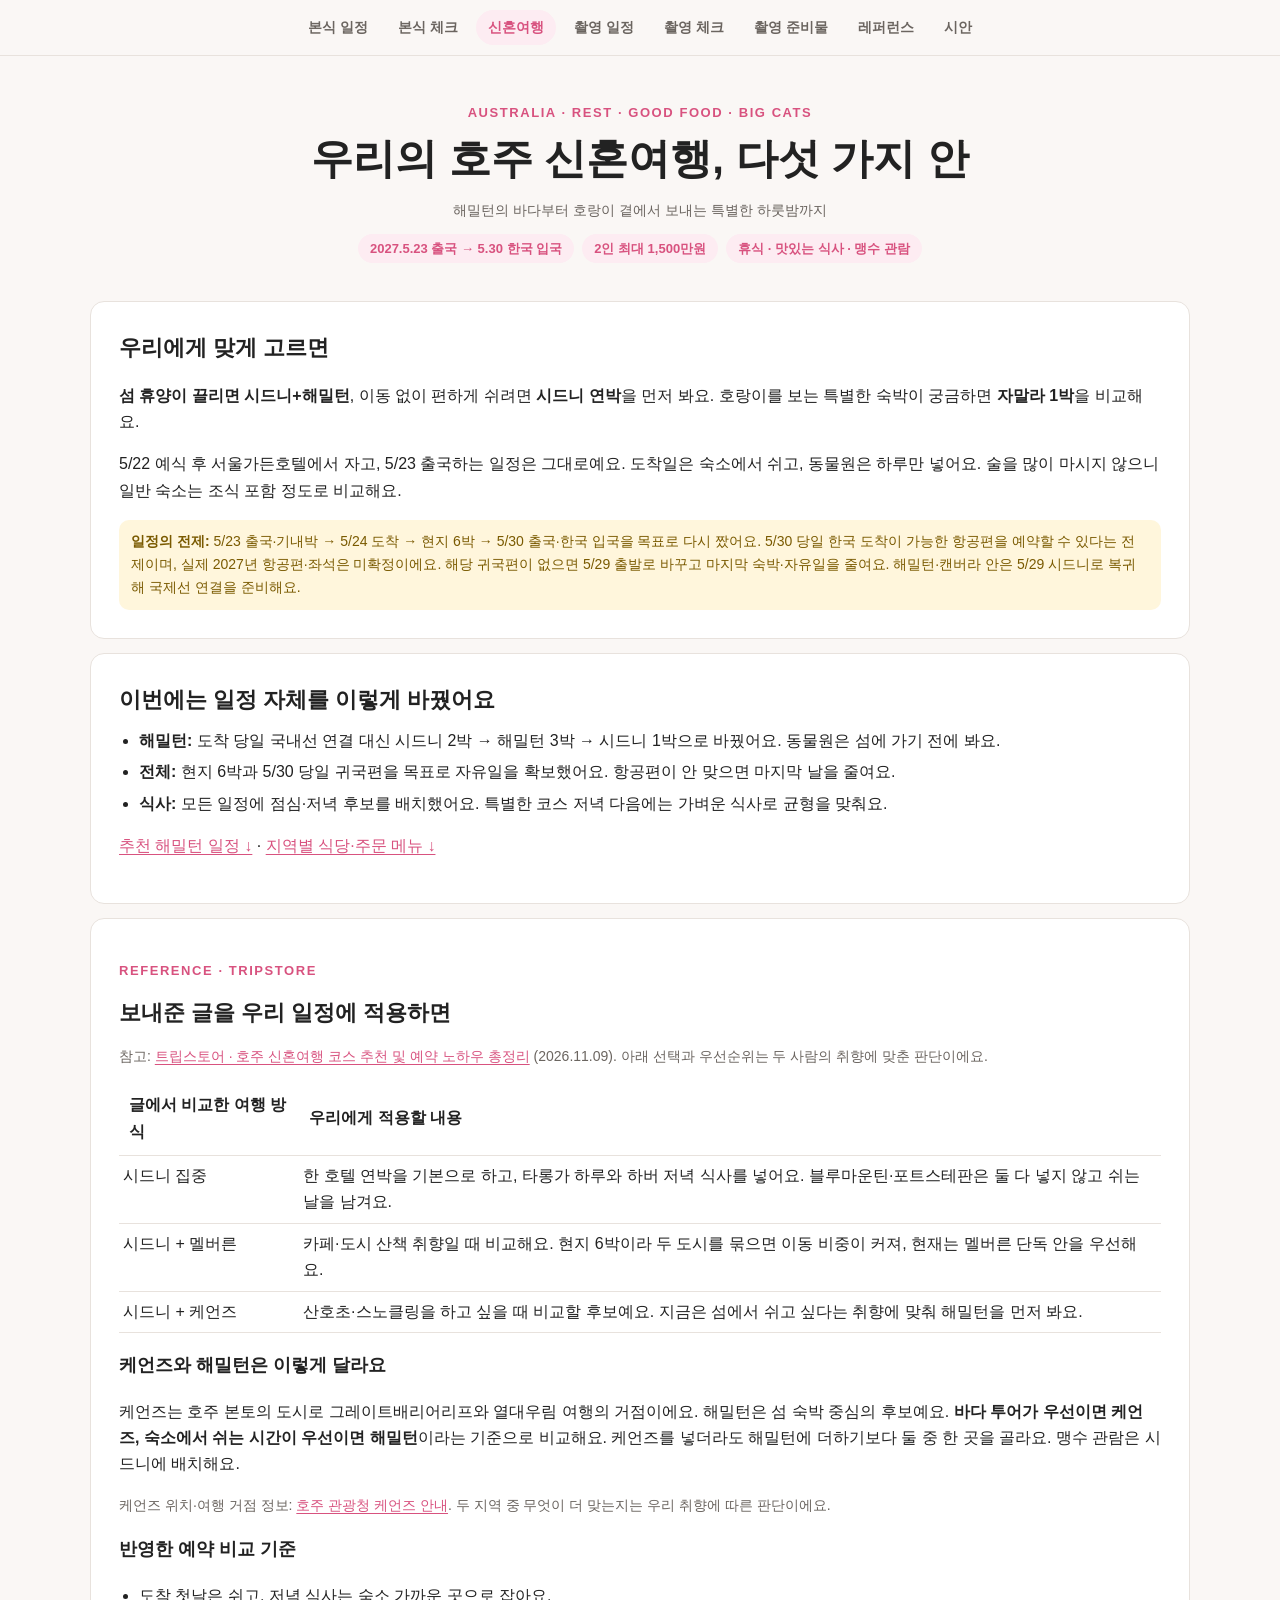
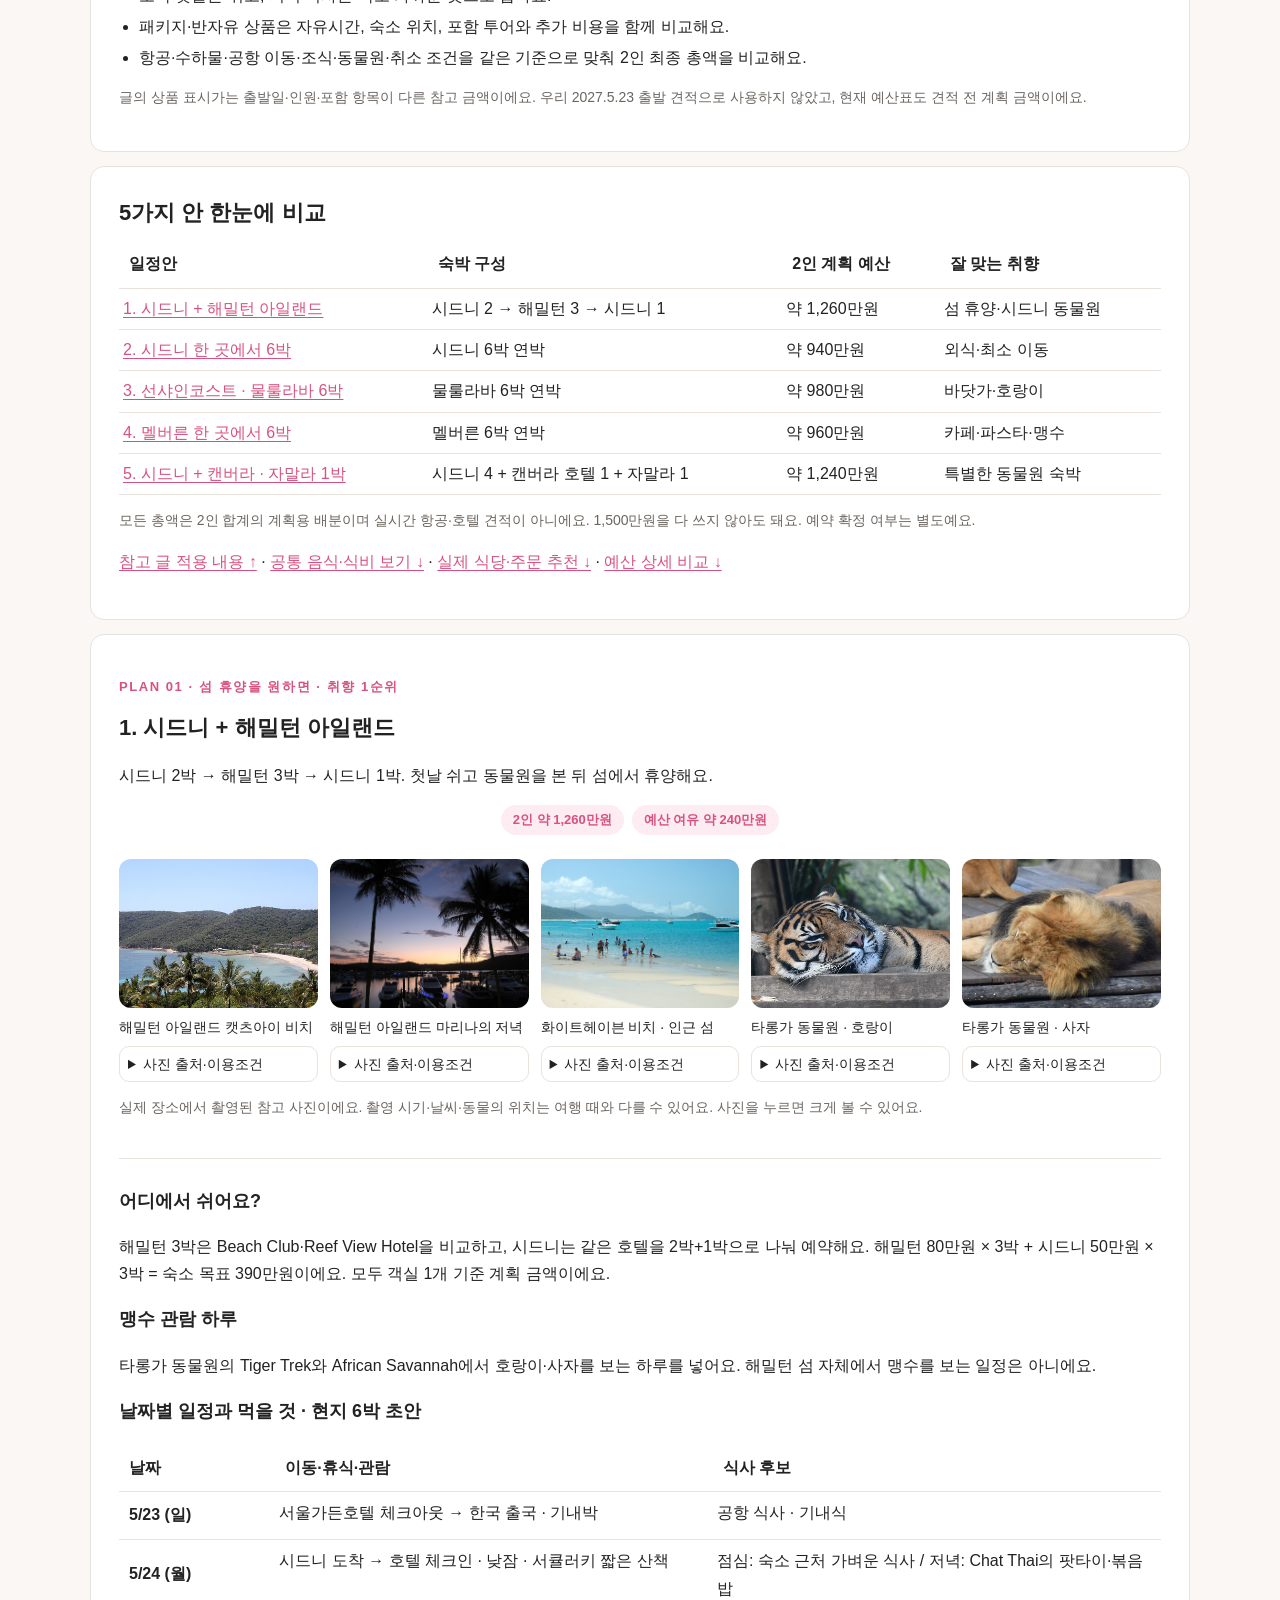
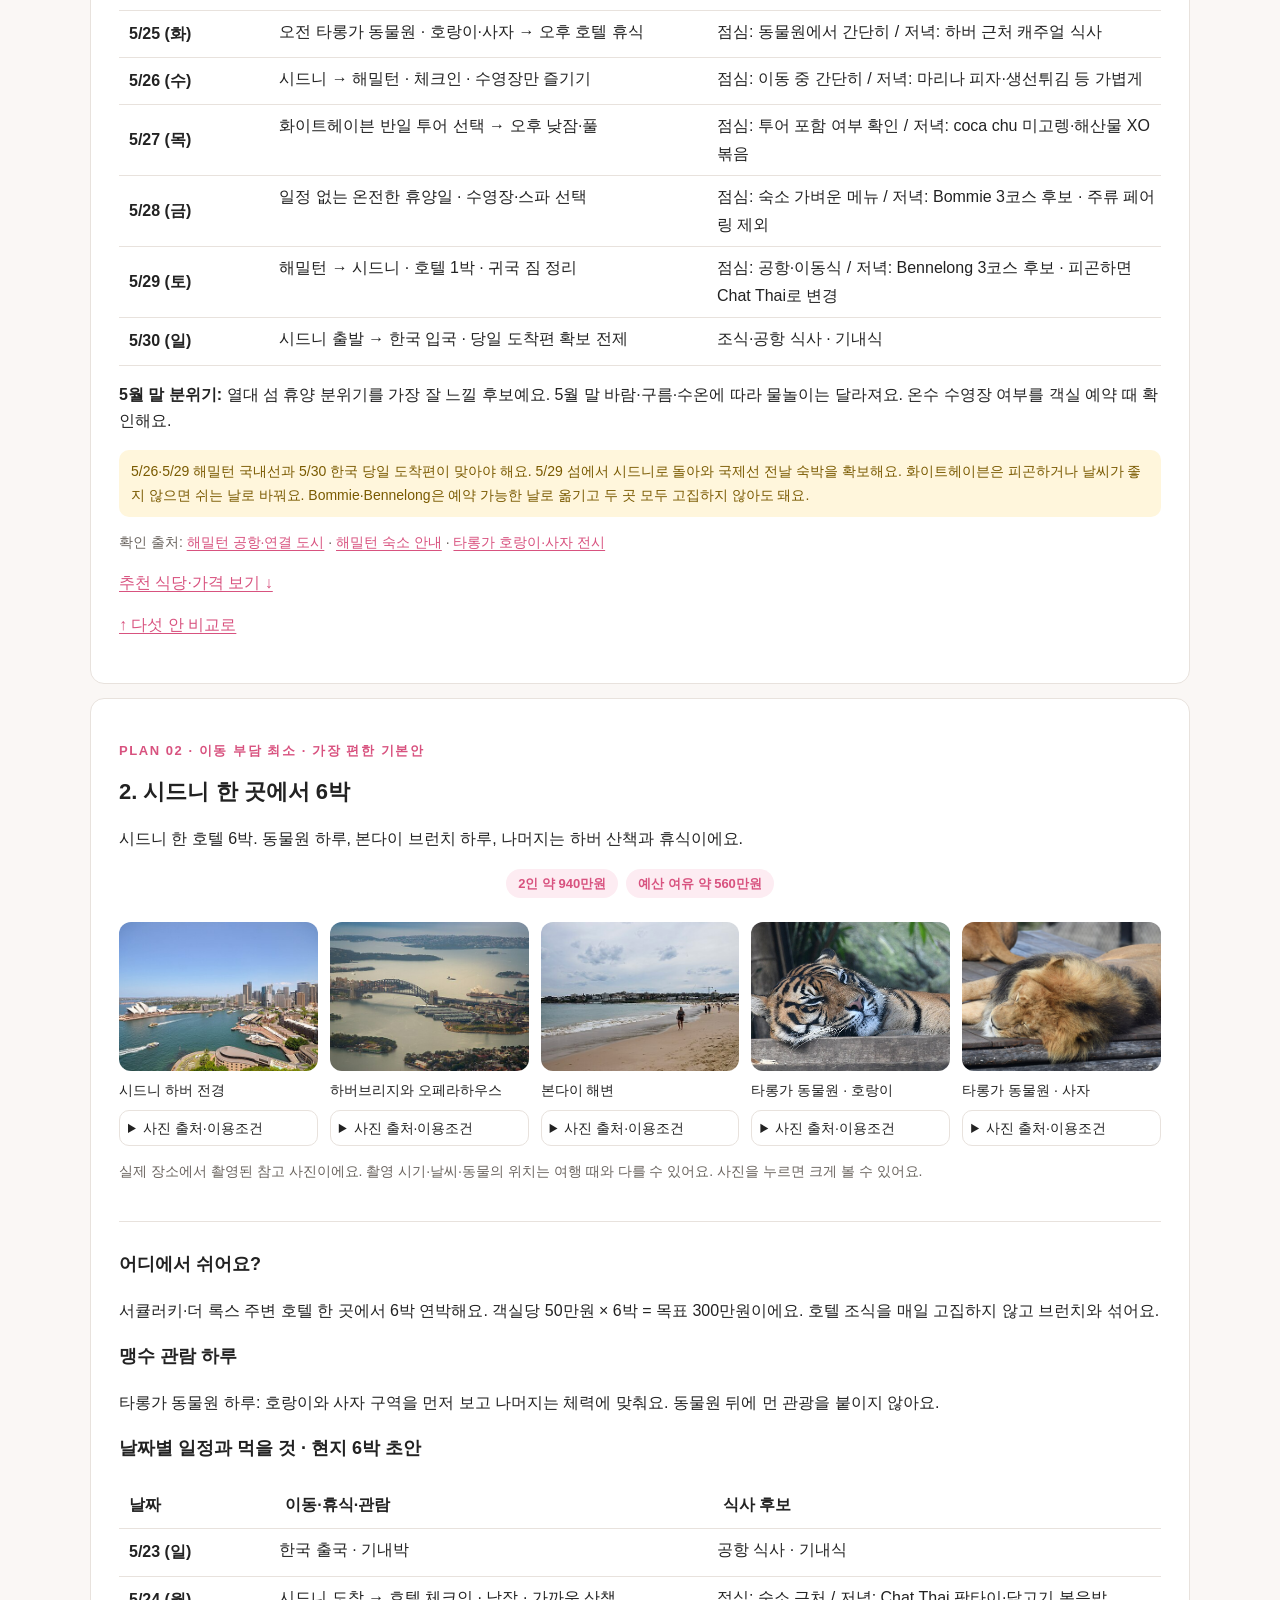
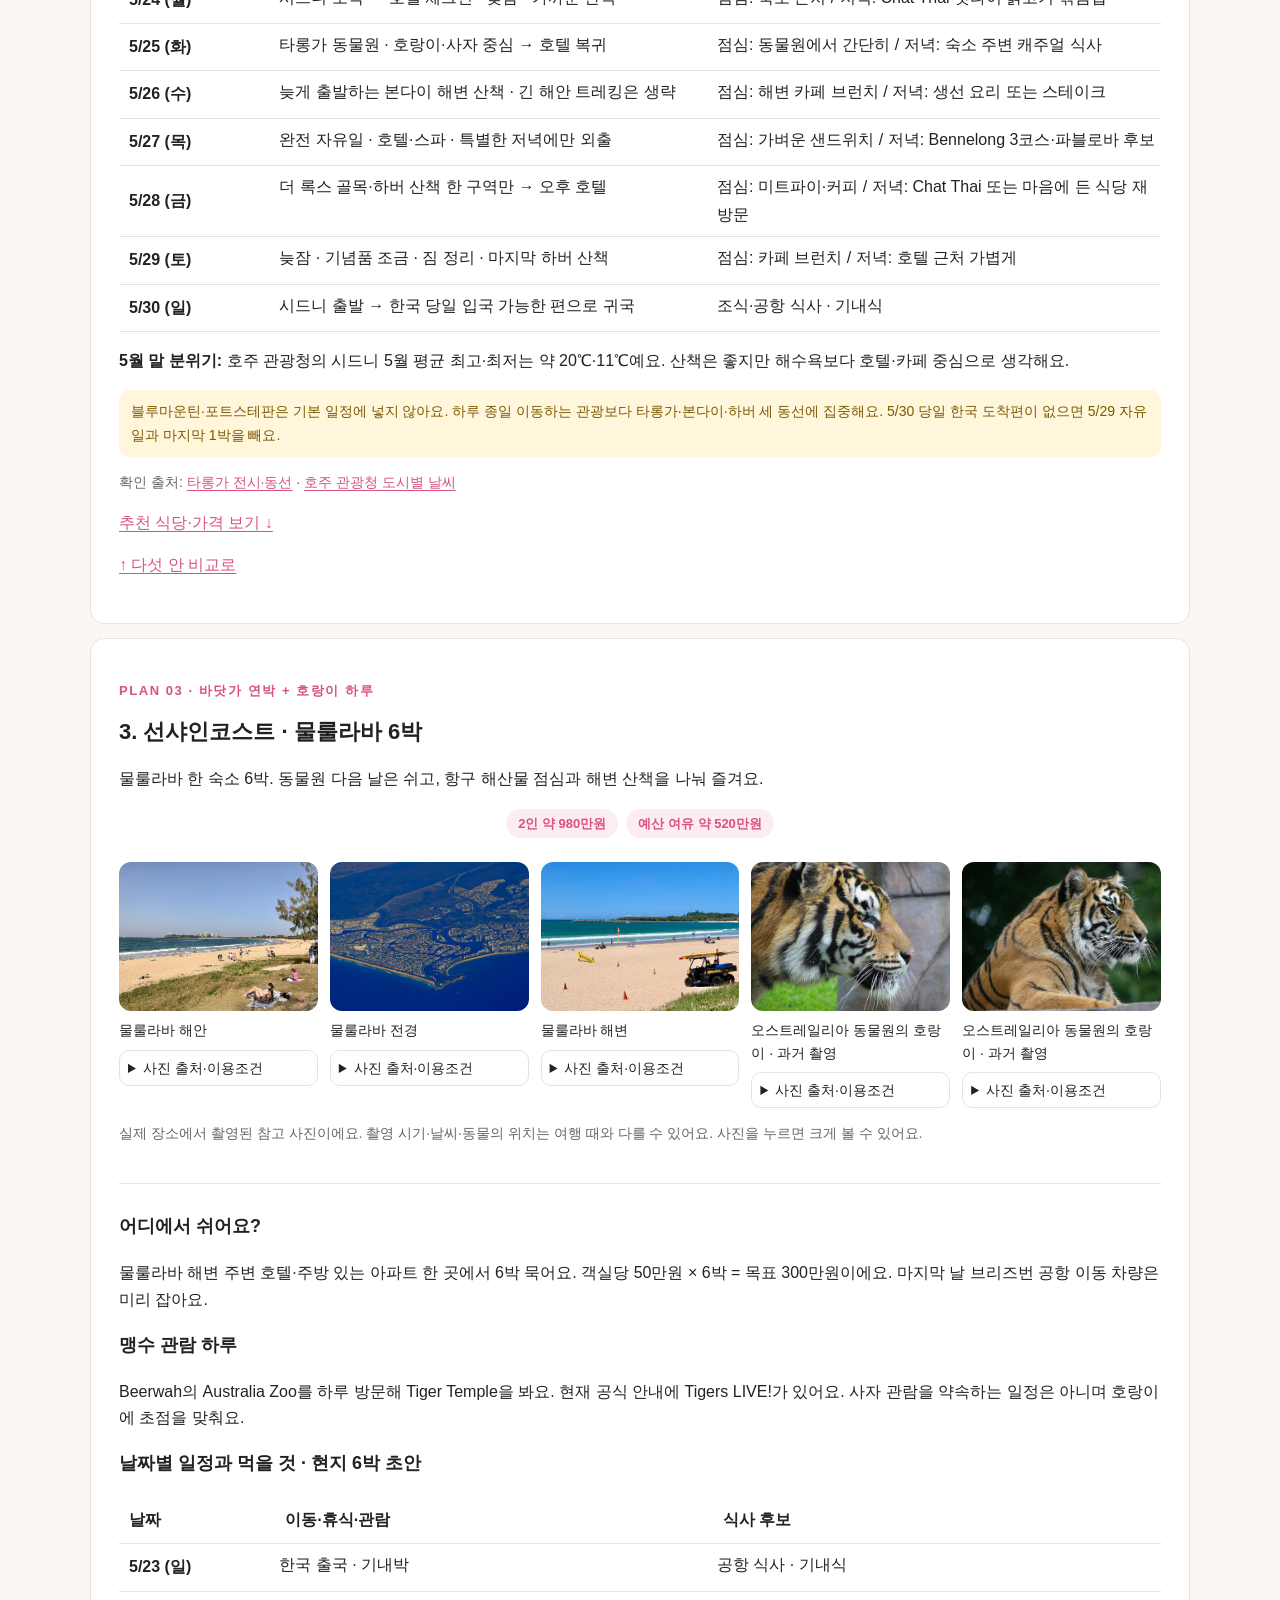
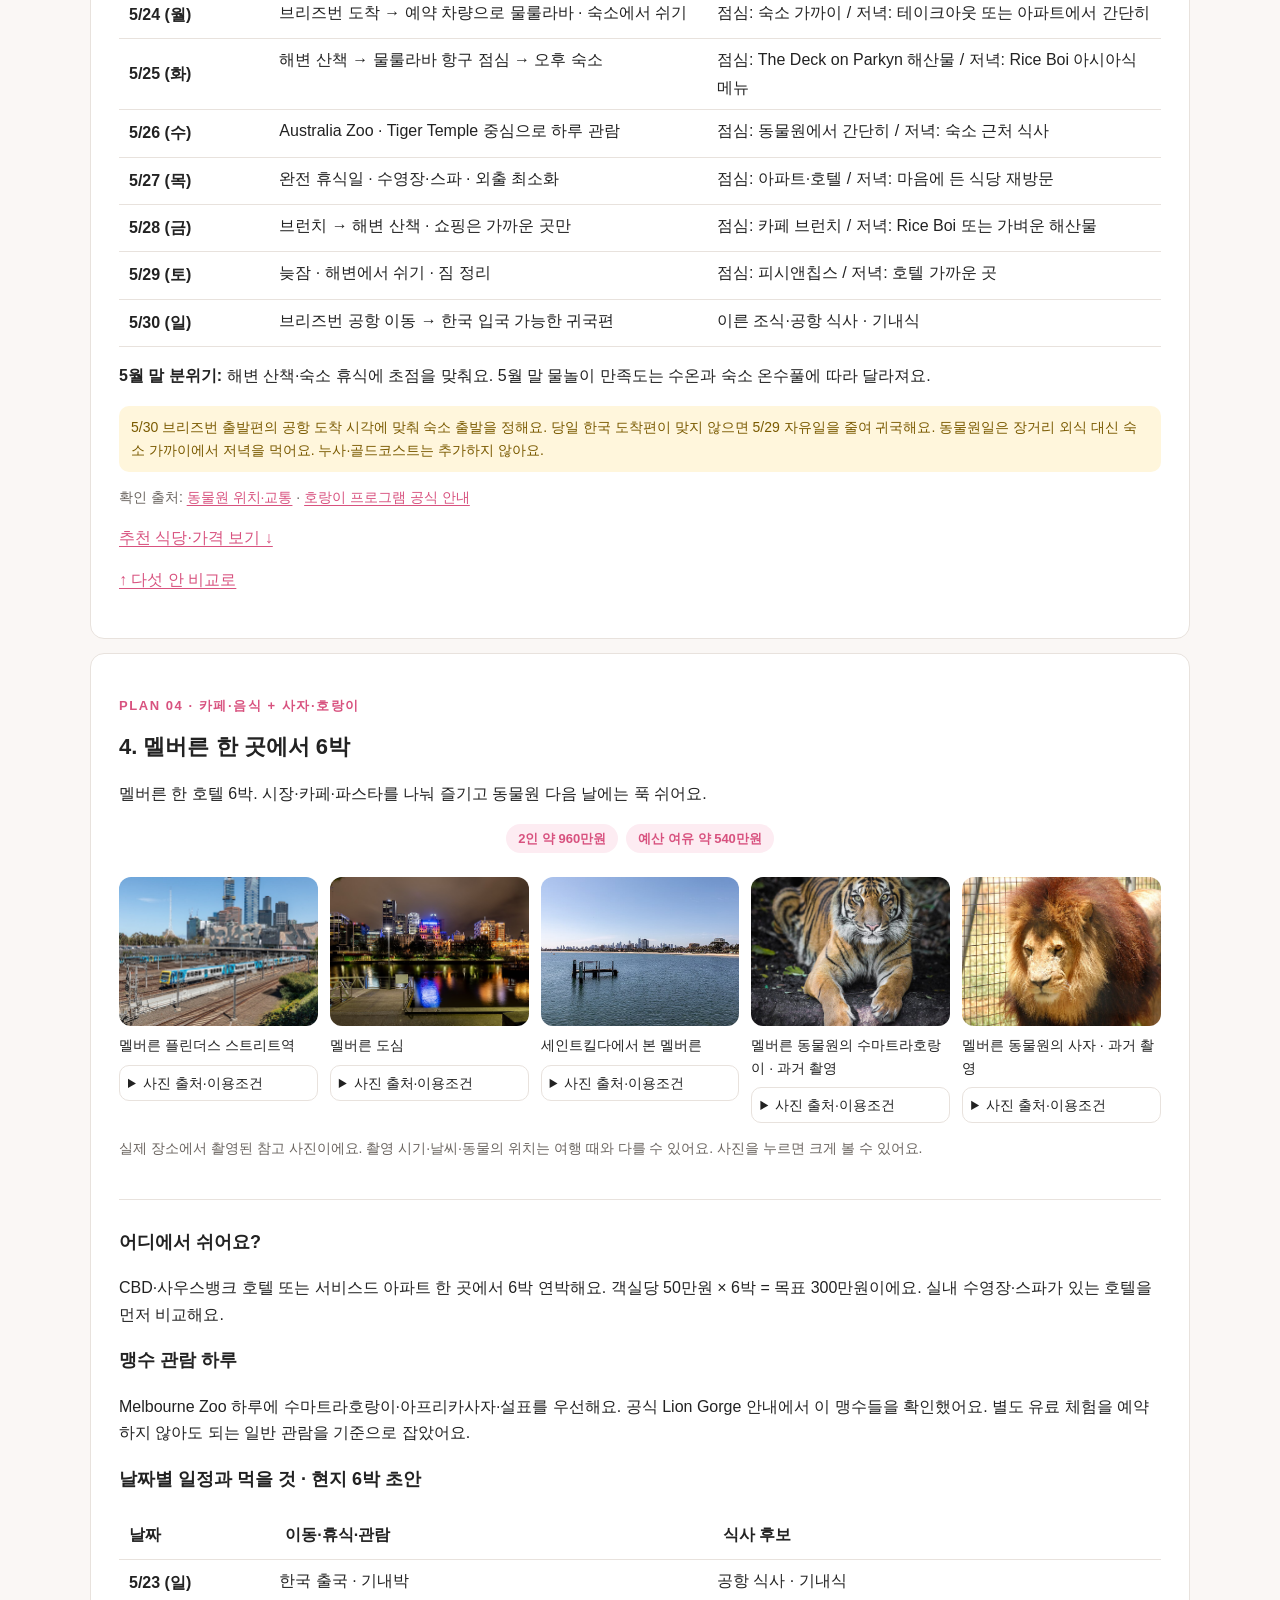
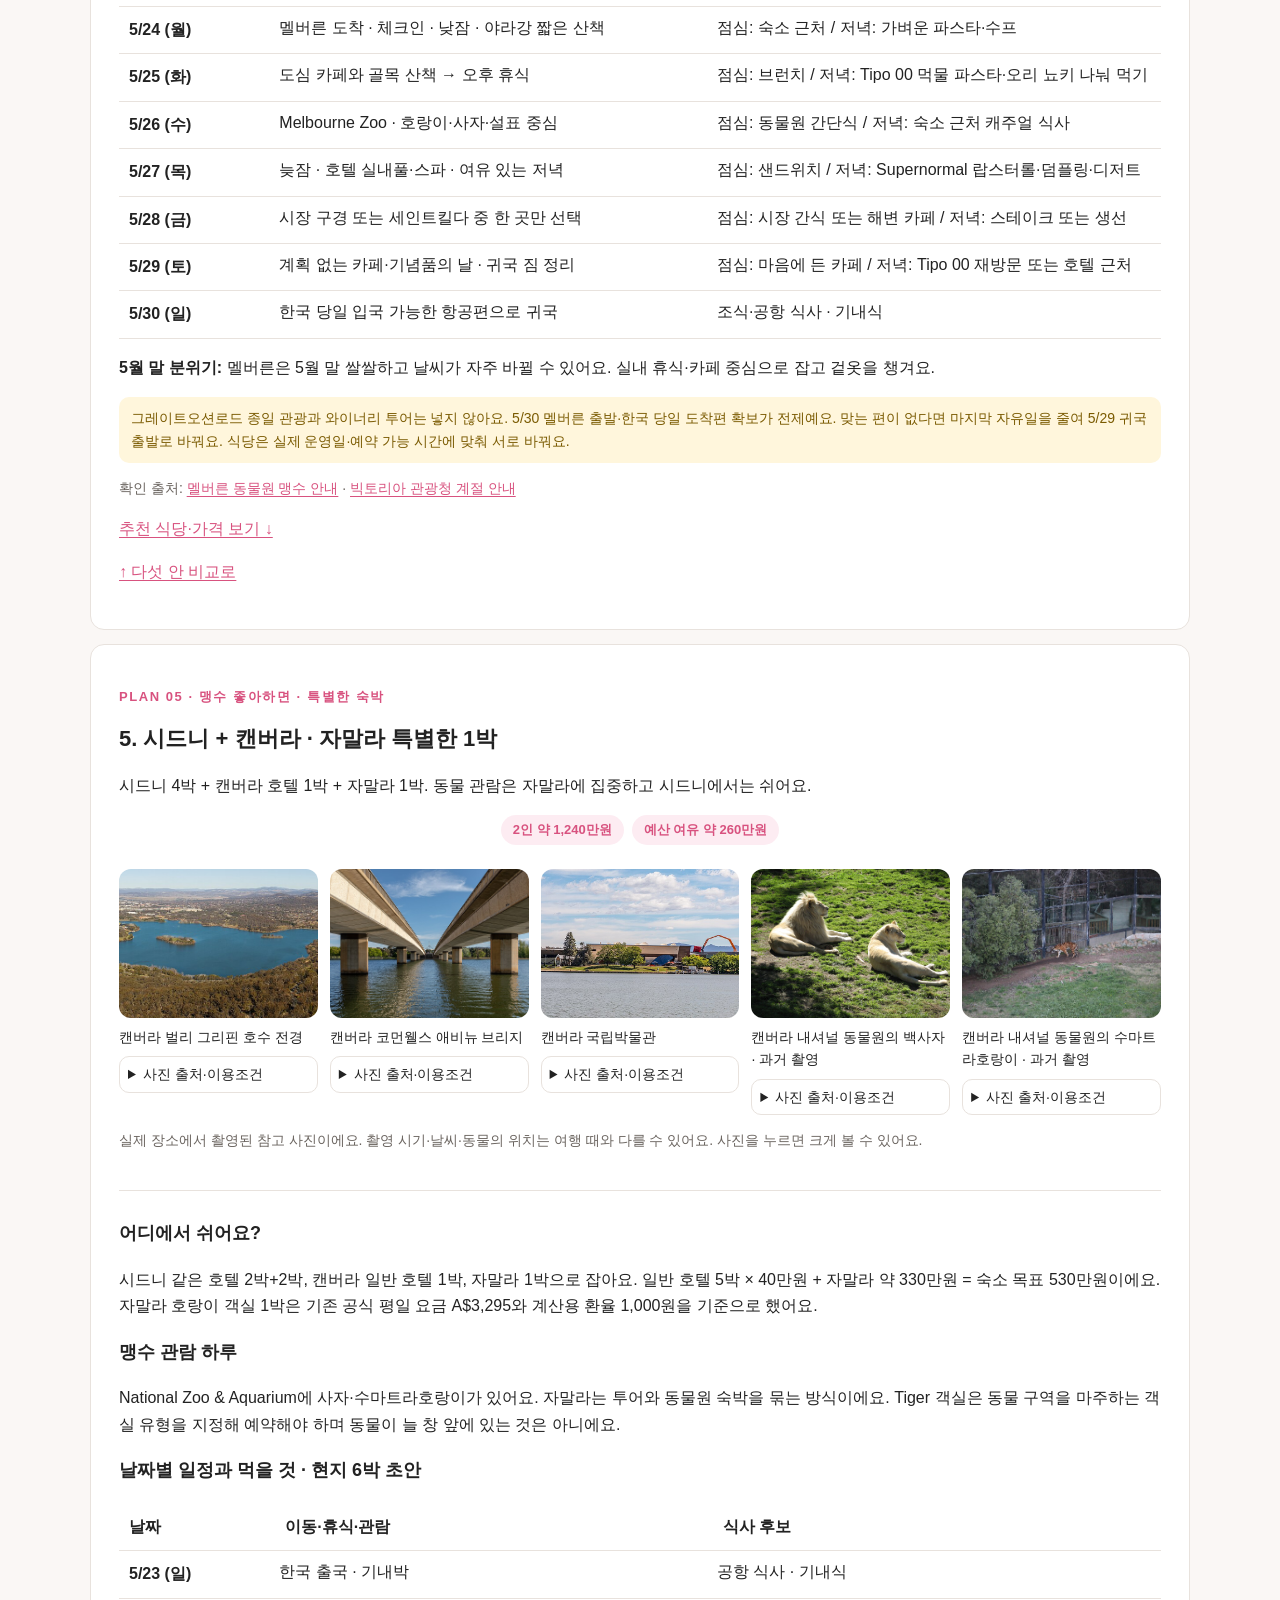
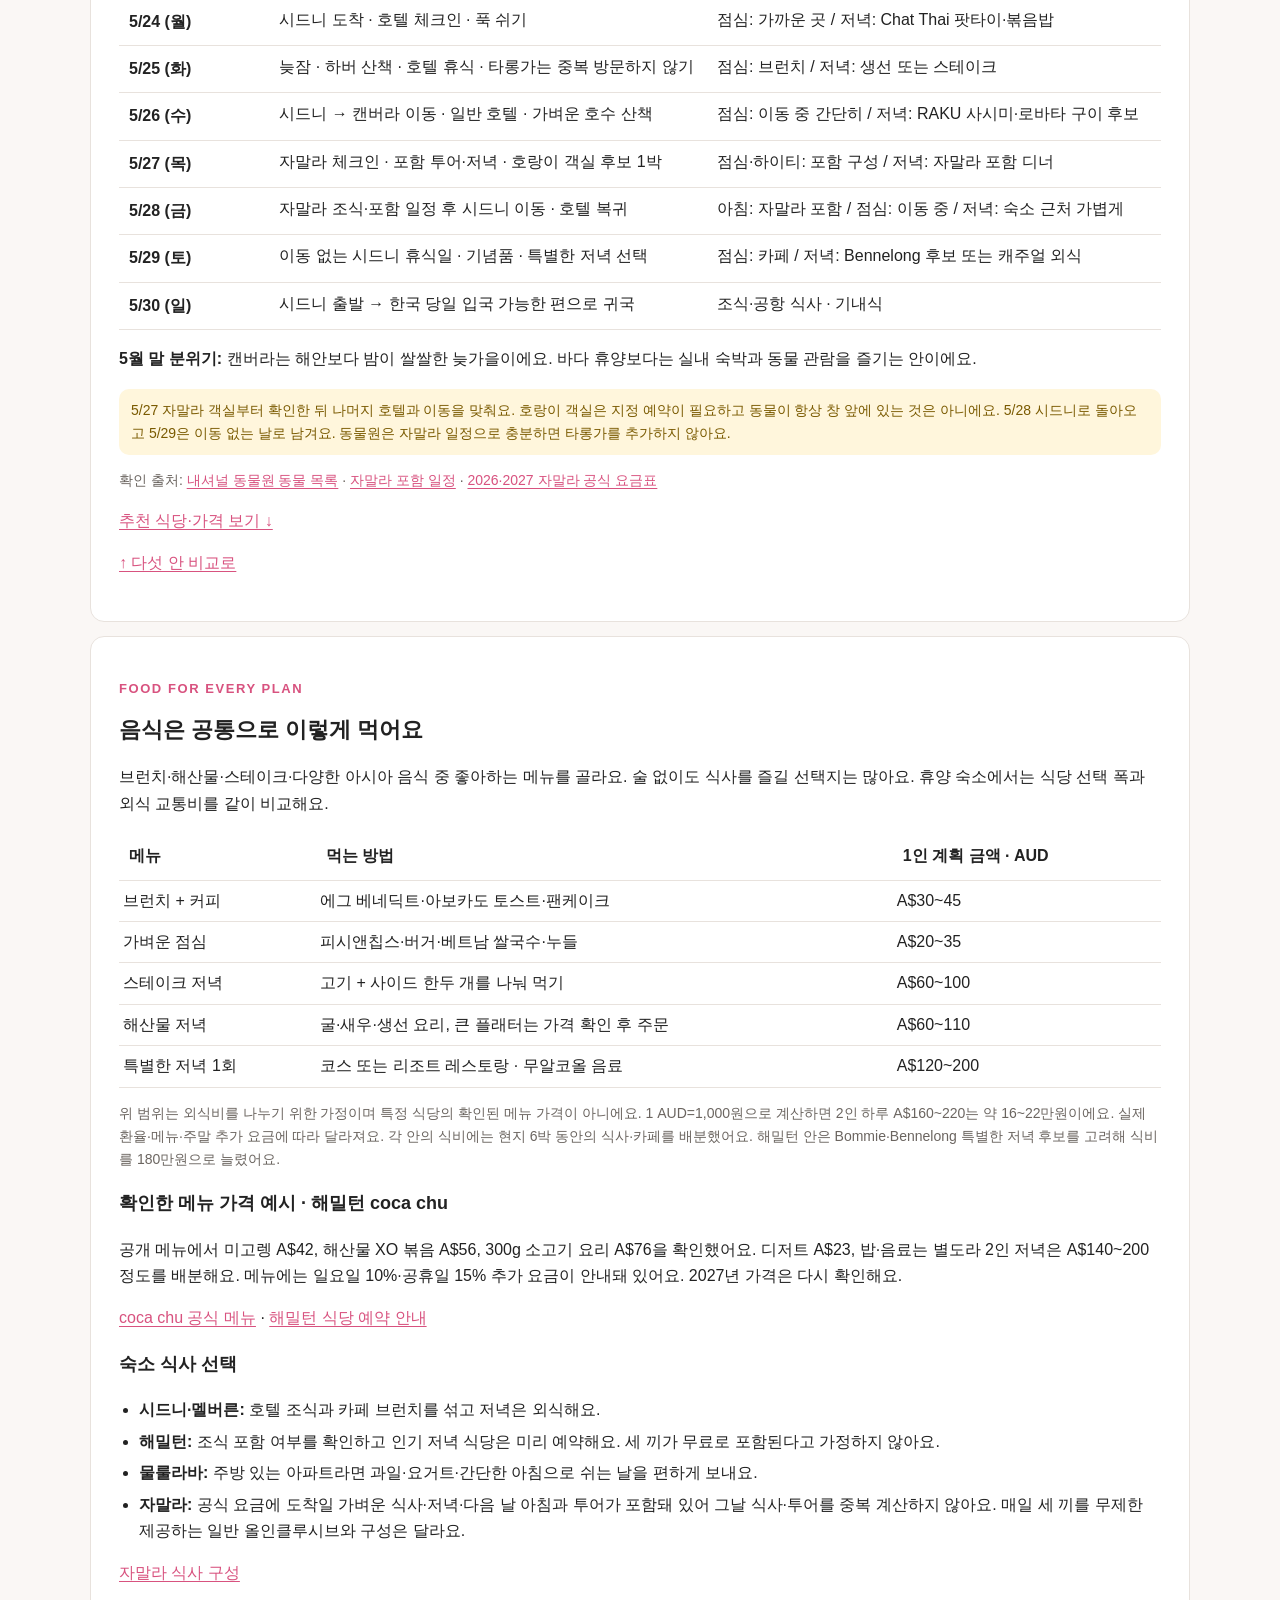
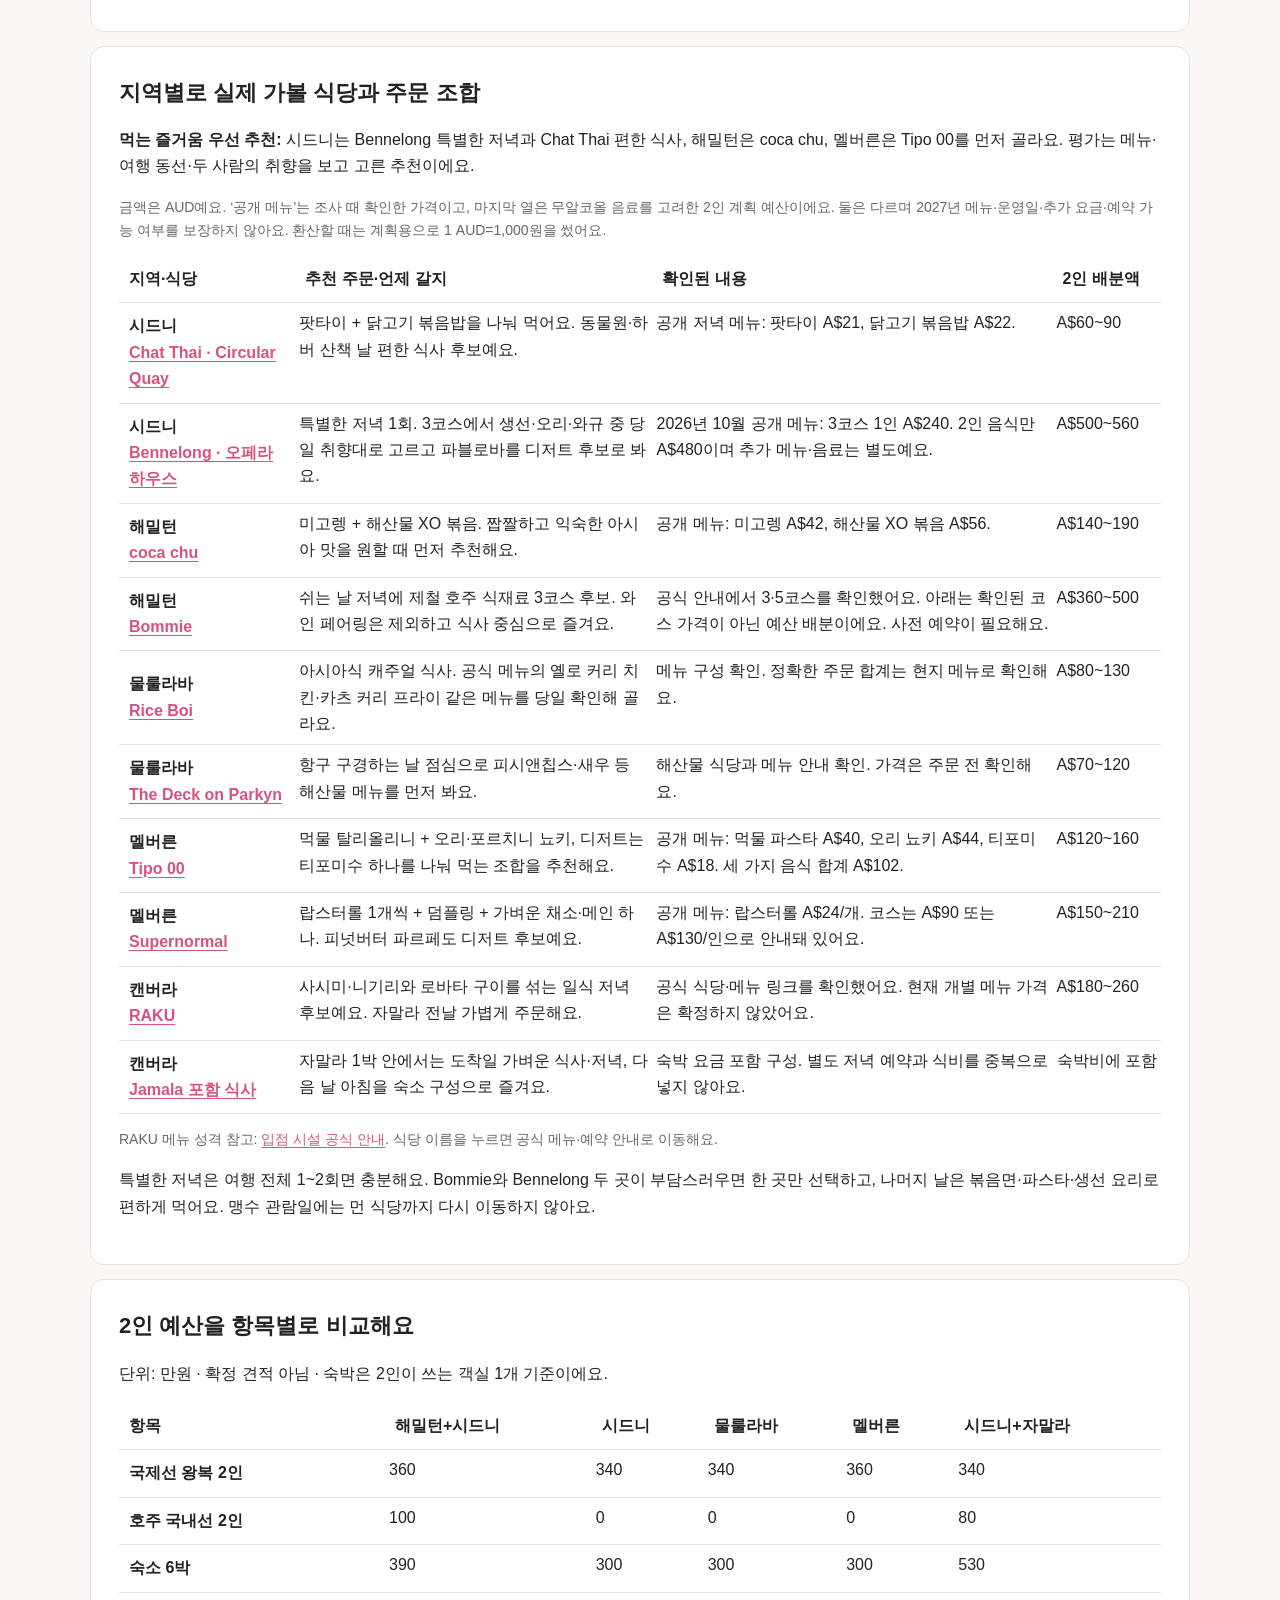
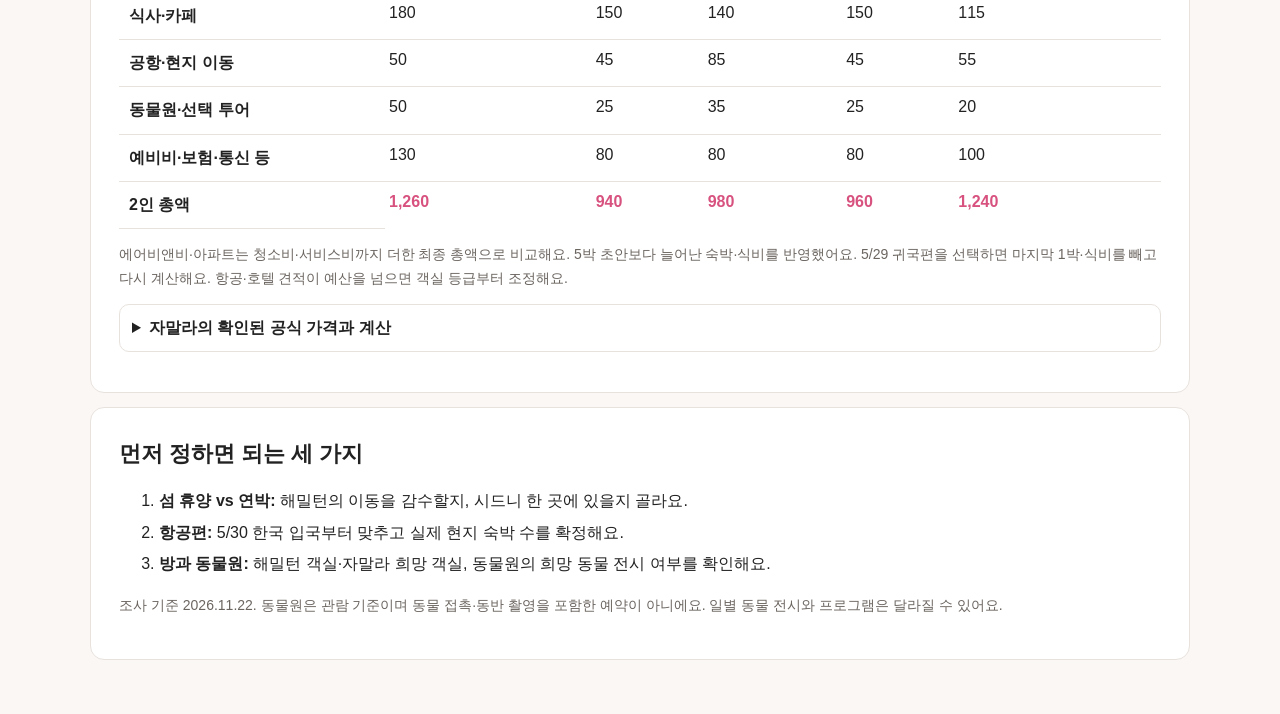
<file: honeymoon.html>
<!DOCTYPE html><html lang="ko"><head><meta charset="utf-8"><meta name="viewport" content="width=device-width,initial-scale=1"><title>호주 신혼여행 5안 · 결혼준비작전</title><link rel="stylesheet" href="style.css?v=20261122-itinerary-food"></head><body data-page="honeymoon.html"><main class="wide travel-guide">
<header><p class="guide-kicker">AUSTRALIA · REST · GOOD FOOD · BIG CATS</p><h1>우리의 호주 신혼여행, 다섯 가지 안</h1><p>해밀턴의 바다부터 호랑이 곁에서 보내는 특별한 하룻밤까지</p><div class="chips"><span class="chip">2027.5.23 출국 → 5.30 한국 입국</span><span class="chip">2인 최대 1,500만원</span><span class="chip">휴식 · 맛있는 식사 · 맹수 관람</span></div></header>
<section><h2>우리에게 맞게 고르면</h2><p><b>섬 휴양이 끌리면 시드니+해밀턴</b>, 이동 없이 편하게 쉬려면 <b>시드니 연박</b>을 먼저 봐요. 호랑이를 보는 특별한 숙박이 궁금하면 <b>자말라 1박</b>을 비교해요.</p><p>5/22 예식 후 서울가든호텔에서 자고, 5/23 출국하는 일정은 그대로예요. 도착일은 숙소에서 쉬고, 동물원은 하루만 넣어요. 술을 많이 마시지 않으니 일반 숙소는 조식 포함 정도로 비교해요.</p><div class="note"><b>일정의 전제:</b> 5/23 출국·기내박 → 5/24 도착 → 현지 6박 → 5/30 출국·한국 입국을 목표로 다시 짰어요. 5/30 당일 한국 도착이 가능한 항공편을 예약할 수 있다는 전제이며, 실제 2027년 항공편·좌석은 미확정이에요. 해당 귀국편이 없으면 5/29 출발로 바꾸고 마지막 숙박·자유일을 줄여요. 해밀턴·캔버라 안은 5/29 시드니로 복귀해 국제선 연결을 준비해요.</div></section>

<section id="changed"><h2>이번에는 일정 자체를 이렇게 바꿨어요</h2><ul><li><b>해밀턴:</b> 도착 당일 국내선 연결 대신 시드니 2박 → 해밀턴 3박 → 시드니 1박으로 바꿨어요. 동물원은 섬에 가기 전에 봐요.</li><li><b>전체:</b> 현지 6박과 5/30 당일 귀국편을 목표로 자유일을 확보했어요. 항공편이 안 맞으면 마지막 날을 줄여요.</li><li><b>식사:</b> 모든 일정에 점심·저녁 후보를 배치했어요. 특별한 코스 저녁 다음에는 가벼운 식사로 균형을 맞춰요.</li></ul><p><a href="#hamilton">추천 해밀턴 일정 ↓</a> · <a href="#restaurants">지역별 식당·주문 메뉴 ↓</a></p></section>
<section id="tripstore"><p class="guide-kicker">REFERENCE · TRIPSTORE</p><h2>보내준 글을 우리 일정에 적용하면</h2><p class="sub">참고: <a href="https://www.tripstore.kr/blog/호주-신혼여행-도시-비교-추천-일정" target="_blank" rel="noopener">트립스토어 · 호주 신혼여행 코스 추천 및 예약 노하우 총정리</a> (2026.11.09). 아래 선택과 우선순위는 두 사람의 취향에 맞춘 판단이에요.</p><div class="scroll"><table><thead><tr><th>글에서 비교한 여행 방식</th><th>우리에게 적용할 내용</th></tr></thead><tbody><tr><td>시드니 집중</td><td>한 호텔 연박을 기본으로 하고, 타롱가 하루와 하버 저녁 식사를 넣어요. 블루마운틴·포트스테판은 둘 다 넣지 않고 쉬는 날을 남겨요.</td></tr><tr><td>시드니 + 멜버른</td><td>카페·도시 산책 취향일 때 비교해요. 현지 6박이라 두 도시를 묶으면 이동 비중이 커져, 현재는 멜버른 단독 안을 우선해요.</td></tr><tr><td>시드니 + 케언즈</td><td>산호초·스노클링을 하고 싶을 때 비교할 후보예요. 지금은 섬에서 쉬고 싶다는 취향에 맞춰 해밀턴을 먼저 봐요.</td></tr></tbody></table></div><h3>케언즈와 해밀턴은 이렇게 달라요</h3><p>케언즈는 호주 본토의 도시로 그레이트배리어리프와 열대우림 여행의 거점이에요. 해밀턴은 섬 숙박 중심의 후보예요. <b>바다 투어가 우선이면 케언즈, 숙소에서 쉬는 시간이 우선이면 해밀턴</b>이라는 기준으로 비교해요. 케언즈를 넣더라도 해밀턴에 더하기보다 둘 중 한 곳을 골라요. 맹수 관람은 시드니에 배치해요.</p><p class="sub">케언즈 위치·여행 거점 정보: <a href="https://www.australia.com/en/places/cairns-and-surrounds/guide-to-cairns.html" target="_blank" rel="noopener">호주 관광청 케언즈 안내</a>. 두 지역 중 무엇이 더 맞는지는 우리 취향에 따른 판단이에요.</p><h3>반영한 예약 비교 기준</h3><ul><li>도착 첫날은 쉬고, 저녁 식사는 숙소 가까운 곳으로 잡아요.</li><li>패키지·반자유 상품은 자유시간, 숙소 위치, 포함 투어와 추가 비용을 함께 비교해요.</li><li>항공·수하물·공항 이동·조식·동물원·취소 조건을 같은 기준으로 맞춰 2인 최종 총액을 비교해요.</li></ul><p class="sub">글의 상품 표시가는 출발일·인원·포함 항목이 다른 참고 금액이에요. 우리 2027.5.23 출발 견적으로 사용하지 않았고, 현재 예산표도 견적 전 계획 금액이에요.</p></section>
<section id="compare"><h2>5가지 안 한눈에 비교</h2><div class="scroll"><table><thead><tr><th>일정안</th><th>숙박 구성</th><th>2인 계획 예산</th><th>잘 맞는 취향</th></tr></thead><tbody><tr><td><a href="#hamilton">1. 시드니 + 해밀턴 아일랜드</a></td><td>시드니 2 → 해밀턴 3 → 시드니 1</td><td>약 1,260만원</td><td>섬 휴양·시드니 동물원</td></tr><tr><td><a href="#sydney">2. 시드니 한 곳에서 6박</a></td><td>시드니 6박 연박</td><td>약 940만원</td><td>외식·최소 이동</td></tr><tr><td><a href="#sunshine">3. 선샤인코스트 · 물룰라바 6박</a></td><td>물룰라바 6박 연박</td><td>약 980만원</td><td>바닷가·호랑이</td></tr><tr><td><a href="#melbourne">4. 멜버른 한 곳에서 6박</a></td><td>멜버른 6박 연박</td><td>약 960만원</td><td>카페·파스타·맹수</td></tr><tr><td><a href="#canberra">5. 시드니 + 캔버라 · 자말라 1박</a></td><td>시드니 4 + 캔버라 호텔 1 + 자말라 1</td><td>약 1,240만원</td><td>특별한 동물원 숙박</td></tr></tbody></table></div><p class="sub">모든 총액은 2인 합계의 계획용 배분이며 실시간 항공·호텔 견적이 아니에요. 1,500만원을 다 쓰지 않아도 돼요. 예약 확정 여부는 별도예요.</p><p><a href="#tripstore">참고 글 적용 내용 ↑</a> · <a href="#food">공통 음식·식비 보기 ↓</a> · <a href="#restaurants">실제 식당·주문 추천 ↓</a> · <a href="#budget">예산 상세 비교 ↓</a></p></section>
<section id="hamilton" class="australia-plan"><p class="guide-kicker">PLAN 01 · 섬 휴양을 원하면 · 취향 1순위</p><h2>1. 시드니 + 해밀턴 아일랜드</h2><p>시드니 2박 → 해밀턴 3박 → 시드니 1박. 첫날 쉬고 동물원을 본 뒤 섬에서 휴양해요.</p><div class="chips"><span class="chip">2인 약 1,260만원</span><span class="chip">예산 여유 약 240만원</span></div>
<div class="trip-photos"><div class="trip-photo-grid">
<figure><a href="images/honeymoon/australia/hamilton-1.jpg" target="_blank" rel="noopener" aria-label="해밀턴 아일랜드 캣츠아이 비치 크게 보기"><img src="images/honeymoon/australia/hamilton-1.jpg" alt="해밀턴 아일랜드 캣츠아이 비치" width="960" height="568" loading="eager" decoding="async"></a><figcaption>해밀턴 아일랜드 캣츠아이 비치<details><summary>사진 출처·이용조건</summary><p>사진: Tony Hisgett from Birmingham, UK<br><a href="https://commons.wikimedia.org/wiki/File:Catseye_Beach_(25340918979).jpg" target="_blank" rel="noopener">원문</a> · <a href="https://creativecommons.org/licenses/by/2.0" target="_blank" rel="noopener">CC BY 2.0</a></p></details></figcaption></figure>
<figure><a href="images/honeymoon/australia/hamilton-2.jpg" target="_blank" rel="noopener" aria-label="해밀턴 아일랜드 마리나의 저녁 크게 보기"><img src="images/honeymoon/australia/hamilton-2.jpg" alt="해밀턴 아일랜드 마리나의 저녁" width="960" height="627" loading="eager" decoding="async"></a><figcaption>해밀턴 아일랜드 마리나의 저녁<details><summary>사진 출처·이용조건</summary><p>사진: Tony Hisgett from Birmingham, UK<br><a href="https://commons.wikimedia.org/wiki/File:Hamilton_Island_Marina_Evening_(30859871672).jpg" target="_blank" rel="noopener">원문</a> · <a href="https://creativecommons.org/licenses/by/2.0" target="_blank" rel="noopener">CC BY 2.0</a></p></details></figcaption></figure>
<figure><a href="images/honeymoon/australia/whitehaven.jpg" target="_blank" rel="noopener" aria-label="화이트헤이븐 비치 · 인근 섬 크게 보기"><img src="images/honeymoon/australia/whitehaven.jpg" alt="화이트헤이븐 비치 · 인근 섬" width="960" height="638" loading="eager" decoding="async"></a><figcaption>화이트헤이븐 비치 · 인근 섬<details><summary>사진 출처·이용조건</summary><p>사진: Slug69<br><a href="https://commons.wikimedia.org/wiki/File:Whitehaven_Beach,_Whitsunday_Island,_Queensland.jpg" target="_blank" rel="noopener">원문</a> · <a href="https://creativecommons.org/licenses/by-sa/2.0" target="_blank" rel="noopener">CC BY-SA 2.0</a></p></details></figcaption></figure>
<figure><a href="images/honeymoon/sydney-animal-1.jpg" target="_blank" rel="noopener" aria-label="타롱가 동물원 · 호랑이 크게 보기"><img src="images/honeymoon/sydney-animal-1.jpg" alt="타롱가 동물원 · 호랑이" width="960" height="569" loading="eager" decoding="async"></a><figcaption>타롱가 동물원 · 호랑이<details><summary>사진 출처·이용조건</summary><p>사진: Sardaka<br><a href="https://commons.wikimedia.org/wiki/File:Taronga_Zoo_tiger_001.jpg" target="_blank" rel="noopener">원문</a> · <a href="https://creativecommons.org/licenses/by-sa/4.0" target="_blank" rel="noopener">CC BY-SA 4.0</a></p></details></figcaption></figure>
<figure><a href="images/honeymoon/sydney-animal-4.jpg" target="_blank" rel="noopener" aria-label="타롱가 동물원 · 사자 크게 보기"><img src="images/honeymoon/sydney-animal-4.jpg" alt="타롱가 동물원 · 사자" width="960" height="791" loading="eager" decoding="async"></a><figcaption>타롱가 동물원 · 사자<details><summary>사진 출처·이용조건</summary><p>사진: Sardaka<br><a href="https://commons.wikimedia.org/wiki/File:Taronga_Zoo_lion_001.jpg" target="_blank" rel="noopener">원문</a> · <a href="https://creativecommons.org/licenses/by-sa/4.0" target="_blank" rel="noopener">CC BY-SA 4.0</a></p></details></figcaption></figure>
</div><p class="sub">실제 장소에서 촬영된 참고 사진이에요. 촬영 시기·날씨·동물의 위치는 여행 때와 다를 수 있어요. 사진을 누르면 크게 볼 수 있어요.</p></div>
<h3>어디에서 쉬어요?</h3><p>해밀턴 3박은 Beach Club·Reef View Hotel을 비교하고, 시드니는 같은 호텔을 2박+1박으로 나눠 예약해요. 해밀턴 80만원 × 3박 + 시드니 50만원 × 3박 = 숙소 목표 390만원이에요. 모두 객실 1개 기준 계획 금액이에요.</p><h3>맹수 관람 하루</h3><p>타롱가 동물원의 Tiger Trek와 African Savannah에서 호랑이·사자를 보는 하루를 넣어요. 해밀턴 섬 자체에서 맹수를 보는 일정은 아니에요.</p><h3>날짜별 일정과 먹을 것 · 현지 6박 초안</h3><div class="scroll"><table class="trip-itinerary"><thead><tr><th>날짜</th><th>이동·휴식·관람</th><th>식사 후보</th></tr></thead><tbody>
<tr><th scope="row">5/23 (일)</th><td>서울가든호텔 체크아웃 → 한국 출국 · 기내박</td><td>공항 식사 · 기내식</td></tr>
<tr><th scope="row">5/24 (월)</th><td>시드니 도착 → 호텔 체크인 · 낮잠 · 서큘러키 짧은 산책</td><td>점심: 숙소 근처 가벼운 식사 / 저녁: Chat Thai의 팟타이·볶음밥</td></tr>
<tr><th scope="row">5/25 (화)</th><td>오전 타롱가 동물원 · 호랑이·사자 → 오후 호텔 휴식</td><td>점심: 동물원에서 간단히 / 저녁: 하버 근처 캐주얼 식사</td></tr>
<tr><th scope="row">5/26 (수)</th><td>시드니 → 해밀턴 · 체크인 · 수영장만 즐기기</td><td>점심: 이동 중 간단히 / 저녁: 마리나 피자·생선튀김 등 가볍게</td></tr>
<tr><th scope="row">5/27 (목)</th><td>화이트헤이븐 반일 투어 선택 → 오후 낮잠·풀</td><td>점심: 투어 포함 여부 확인 / 저녁: coca chu 미고렝·해산물 XO 볶음</td></tr>
<tr><th scope="row">5/28 (금)</th><td>일정 없는 온전한 휴양일 · 수영장·스파 선택</td><td>점심: 숙소 가벼운 메뉴 / 저녁: Bommie 3코스 후보 · 주류 페어링 제외</td></tr>
<tr><th scope="row">5/29 (토)</th><td>해밀턴 → 시드니 · 호텔 1박 · 귀국 짐 정리</td><td>점심: 공항·이동식 / 저녁: Bennelong 3코스 후보 · 피곤하면 Chat Thai로 변경</td></tr>
<tr><th scope="row">5/30 (일)</th><td>시드니 출발 → 한국 입국 · 당일 도착편 확보 전제</td><td>조식·공항 식사 · 기내식</td></tr>
</tbody></table></div><p><b>5월 말 분위기:</b> 열대 섬 휴양 분위기를 가장 잘 느낄 후보예요. 5월 말 바람·구름·수온에 따라 물놀이는 달라져요. 온수 수영장 여부를 객실 예약 때 확인해요.</p><div class="note">5/26·5/29 해밀턴 국내선과 5/30 한국 당일 도착편이 맞아야 해요. 5/29 섬에서 시드니로 돌아와 국제선 전날 숙박을 확보해요. 화이트헤이븐은 피곤하거나 날씨가 좋지 않으면 쉬는 날로 바꿔요. Bommie·Bennelong은 예약 가능한 날로 옮기고 두 곳 모두 고집하지 않아도 돼요.</div><p class="sub">확인 출처: <a href="https://www.hamiltonisland.com.au/getting-here/airport" target="_blank" rel="noopener">해밀턴 공항·연결 도시</a> · <a href="https://www.hamiltonisland.com.au/HamiltonIsland/media/PDF-Files/Trade/Updated%20Factsheets%20Oct%2023/Properties-Factsheet.pdf" target="_blank" rel="noopener">해밀턴 숙소 안내</a> · <a href="https://www.taronga.org.au/sydney-zoo/habitats-and-trails" target="_blank" rel="noopener">타롱가 호랑이·사자 전시</a></p><p><a href="#restaurants">추천 식당·가격 보기 ↓</a></p><p><a href="#compare">↑ 다섯 안 비교로</a></p></section>
<section id="sydney" class="australia-plan"><p class="guide-kicker">PLAN 02 · 이동 부담 최소 · 가장 편한 기본안</p><h2>2. 시드니 한 곳에서 6박</h2><p>시드니 한 호텔 6박. 동물원 하루, 본다이 브런치 하루, 나머지는 하버 산책과 휴식이에요.</p><div class="chips"><span class="chip">2인 약 940만원</span><span class="chip">예산 여유 약 560만원</span></div>
<div class="trip-photos"><div class="trip-photo-grid">
<figure><a href="images/honeymoon/sydney-view-1.jpg" target="_blank" rel="noopener" aria-label="시드니 하버 전경 크게 보기"><img src="images/honeymoon/sydney-view-1.jpg" alt="시드니 하버 전경" width="500" height="332" loading="eager" decoding="async"></a><figcaption>시드니 하버 전경<details><summary>사진 출처·이용조건</summary><p>사진: Jorge Láscar from Melbourne, Australia<br><a href="https://commons.wikimedia.org/wiki/File:Sydney_as_seen_from_the_Sydney_Harbour_Bridge_(16448539798).jpg" target="_blank" rel="noopener">원문</a> · <a href="https://creativecommons.org/licenses/by/2.0" target="_blank" rel="noopener">CC BY 2.0</a></p></details></figcaption></figure>
<figure><a href="images/honeymoon/sydney-view-2.jpg" target="_blank" rel="noopener" aria-label="하버브리지와 오페라하우스 크게 보기"><img src="images/honeymoon/sydney-view-2.jpg" alt="하버브리지와 오페라하우스" width="500" height="334" loading="eager" decoding="async"></a><figcaption>하버브리지와 오페라하우스<details><summary>사진 출처·이용조건</summary><p>사진: Jorge Láscar from Melbourne, Australia<br><a href="https://commons.wikimedia.org/wiki/File:Sydney_Harbour_Bridge_and_Opera_House_as_seen_from_an_airplane_(29102154375).jpg" target="_blank" rel="noopener">원문</a> · <a href="https://creativecommons.org/licenses/by/2.0" target="_blank" rel="noopener">CC BY 2.0</a></p></details></figcaption></figure>
<figure><a href="images/honeymoon/sydney-view-5.jpg" target="_blank" rel="noopener" aria-label="본다이 해변 크게 보기"><img src="images/honeymoon/sydney-view-5.jpg" alt="본다이 해변" width="500" height="333" loading="eager" decoding="async"></a><figcaption>본다이 해변<details><summary>사진 출처·이용조건</summary><p>사진: Ank Kumar<br><a href="https://commons.wikimedia.org/wiki/File:Bondi_Beach,_Sydney_(Ank_Kumar_)_07.jpg" target="_blank" rel="noopener">원문</a> · <a href="https://creativecommons.org/licenses/by-sa/4.0" target="_blank" rel="noopener">CC BY-SA 4.0</a></p></details></figcaption></figure>
<figure><a href="images/honeymoon/sydney-animal-1.jpg" target="_blank" rel="noopener" aria-label="타롱가 동물원 · 호랑이 크게 보기"><img src="images/honeymoon/sydney-animal-1.jpg" alt="타롱가 동물원 · 호랑이" width="960" height="569" loading="eager" decoding="async"></a><figcaption>타롱가 동물원 · 호랑이<details><summary>사진 출처·이용조건</summary><p>사진: Sardaka<br><a href="https://commons.wikimedia.org/wiki/File:Taronga_Zoo_tiger_001.jpg" target="_blank" rel="noopener">원문</a> · <a href="https://creativecommons.org/licenses/by-sa/4.0" target="_blank" rel="noopener">CC BY-SA 4.0</a></p></details></figcaption></figure>
<figure><a href="images/honeymoon/sydney-animal-4.jpg" target="_blank" rel="noopener" aria-label="타롱가 동물원 · 사자 크게 보기"><img src="images/honeymoon/sydney-animal-4.jpg" alt="타롱가 동물원 · 사자" width="960" height="791" loading="eager" decoding="async"></a><figcaption>타롱가 동물원 · 사자<details><summary>사진 출처·이용조건</summary><p>사진: Sardaka<br><a href="https://commons.wikimedia.org/wiki/File:Taronga_Zoo_lion_001.jpg" target="_blank" rel="noopener">원문</a> · <a href="https://creativecommons.org/licenses/by-sa/4.0" target="_blank" rel="noopener">CC BY-SA 4.0</a></p></details></figcaption></figure>
</div><p class="sub">실제 장소에서 촬영된 참고 사진이에요. 촬영 시기·날씨·동물의 위치는 여행 때와 다를 수 있어요. 사진을 누르면 크게 볼 수 있어요.</p></div>
<h3>어디에서 쉬어요?</h3><p>서큘러키·더 록스 주변 호텔 한 곳에서 6박 연박해요. 객실당 50만원 × 6박 = 목표 300만원이에요. 호텔 조식을 매일 고집하지 않고 브런치와 섞어요.</p><h3>맹수 관람 하루</h3><p>타롱가 동물원 하루: 호랑이와 사자 구역을 먼저 보고 나머지는 체력에 맞춰요. 동물원 뒤에 먼 관광을 붙이지 않아요.</p><h3>날짜별 일정과 먹을 것 · 현지 6박 초안</h3><div class="scroll"><table class="trip-itinerary"><thead><tr><th>날짜</th><th>이동·휴식·관람</th><th>식사 후보</th></tr></thead><tbody>
<tr><th scope="row">5/23 (일)</th><td>한국 출국 · 기내박</td><td>공항 식사 · 기내식</td></tr>
<tr><th scope="row">5/24 (월)</th><td>시드니 도착 → 호텔 체크인 · 낮잠 · 가까운 산책</td><td>점심: 숙소 근처 / 저녁: Chat Thai 팟타이·닭고기 볶음밥</td></tr>
<tr><th scope="row">5/25 (화)</th><td>타롱가 동물원 · 호랑이·사자 중심 → 호텔 복귀</td><td>점심: 동물원에서 간단히 / 저녁: 숙소 주변 캐주얼 식사</td></tr>
<tr><th scope="row">5/26 (수)</th><td>늦게 출발하는 본다이 해변 산책 · 긴 해안 트레킹은 생략</td><td>점심: 해변 카페 브런치 / 저녁: 생선 요리 또는 스테이크</td></tr>
<tr><th scope="row">5/27 (목)</th><td>완전 자유일 · 호텔·스파 · 특별한 저녁에만 외출</td><td>점심: 가벼운 샌드위치 / 저녁: Bennelong 3코스·파블로바 후보</td></tr>
<tr><th scope="row">5/28 (금)</th><td>더 록스 골목·하버 산책 한 구역만 → 오후 호텔</td><td>점심: 미트파이·커피 / 저녁: Chat Thai 또는 마음에 든 식당 재방문</td></tr>
<tr><th scope="row">5/29 (토)</th><td>늦잠 · 기념품 조금 · 짐 정리 · 마지막 하버 산책</td><td>점심: 카페 브런치 / 저녁: 호텔 근처 가볍게</td></tr>
<tr><th scope="row">5/30 (일)</th><td>시드니 출발 → 한국 당일 입국 가능한 편으로 귀국</td><td>조식·공항 식사 · 기내식</td></tr>
</tbody></table></div><p><b>5월 말 분위기:</b> 호주 관광청의 시드니 5월 평균 최고·최저는 약 20℃·11℃예요. 산책은 좋지만 해수욕보다 호텔·카페 중심으로 생각해요.</p><div class="note">블루마운틴·포트스테판은 기본 일정에 넣지 않아요. 하루 종일 이동하는 관광보다 타롱가·본다이·하버 세 동선에 집중해요. 5/30 당일 한국 도착편이 없으면 5/29 자유일과 마지막 1박을 빼요.</div><p class="sub">확인 출처: <a href="https://www.taronga.org.au/sydney-zoo/habitats-and-trails" target="_blank" rel="noopener">타롱가 전시·동선</a> · <a href="https://www.australia.com/en-gb/facts-and-planning/weather-in-australia.html" target="_blank" rel="noopener">호주 관광청 도시별 날씨</a></p><p><a href="#restaurants">추천 식당·가격 보기 ↓</a></p><p><a href="#compare">↑ 다섯 안 비교로</a></p></section>
<section id="sunshine" class="australia-plan"><p class="guide-kicker">PLAN 03 · 바닷가 연박 + 호랑이 하루</p><h2>3. 선샤인코스트 · 물룰라바 6박</h2><p>물룰라바 한 숙소 6박. 동물원 다음 날은 쉬고, 항구 해산물 점심과 해변 산책을 나눠 즐겨요.</p><div class="chips"><span class="chip">2인 약 980만원</span><span class="chip">예산 여유 약 520만원</span></div>
<div class="trip-photos"><div class="trip-photo-grid">
<figure><a href="images/honeymoon/australia/sunshine-1.jpg" target="_blank" rel="noopener" aria-label="물룰라바 해안 크게 보기"><img src="images/honeymoon/australia/sunshine-1.jpg" alt="물룰라바 해안" width="960" height="735" loading="eager" decoding="async"></a><figcaption>물룰라바 해안<details><summary>사진 출처·이용조건</summary><p>사진: Kgbo<br><a href="https://commons.wikimedia.org/wiki/File:Mooloolaba,_Queensland,_04.jpg" target="_blank" rel="noopener">원문</a> · <a href="https://creativecommons.org/licenses/by-sa/4.0" target="_blank" rel="noopener">CC BY-SA 4.0</a></p></details></figcaption></figure>
<figure><a href="images/honeymoon/australia/sunshine-2.jpg" target="_blank" rel="noopener" aria-label="물룰라바 전경 크게 보기"><img src="images/honeymoon/australia/sunshine-2.jpg" alt="물룰라바 전경" width="960" height="640" loading="eager" decoding="async"></a><figcaption>물룰라바 전경<details><summary>사진 출처·이용조건</summary><p>사진: Steph McGlenchy<br><a href="https://commons.wikimedia.org/wiki/File:Mooloolaba_Aerial.jpg" target="_blank" rel="noopener">원문</a> · <a href="https://creativecommons.org/licenses/by/2.0" target="_blank" rel="noopener">CC BY 2.0</a></p></details></figcaption></figure>
<figure><a href="images/honeymoon/australia/sunshine-3.jpg" target="_blank" rel="noopener" aria-label="물룰라바 해변 크게 보기"><img src="images/honeymoon/australia/sunshine-3.jpg" alt="물룰라바 해변" width="960" height="720" loading="eager" decoding="async"></a><figcaption>물룰라바 해변<details><summary>사진 출처·이용조건</summary><p>사진: Kgbo<br><a href="https://commons.wikimedia.org/wiki/File:Mooloolaba_Beach,_Queensland,_2020,_03.jpg" target="_blank" rel="noopener">원문</a> · <a href="https://creativecommons.org/licenses/by-sa/4.0" target="_blank" rel="noopener">CC BY-SA 4.0</a></p></details></figcaption></figure>
<figure><a href="images/honeymoon/australia/australia-zoo-1.jpg" target="_blank" rel="noopener" aria-label="오스트레일리아 동물원의 호랑이 · 과거 촬영 크게 보기"><img src="images/honeymoon/australia/australia-zoo-1.jpg" alt="오스트레일리아 동물원의 호랑이 · 과거 촬영" width="960" height="720" loading="eager" decoding="async"></a><figcaption>오스트레일리아 동물원의 호랑이 · 과거 촬영<details><summary>사진 출처·이용조건</summary><p>사진: Benchill<br><a href="https://commons.wikimedia.org/wiki/File:Tiger_Australia_Zoo_March_2006.JPG" target="_blank" rel="noopener">원문</a> · <a href="https://creativecommons.org/licenses/by/3.0" target="_blank" rel="noopener">CC BY 3.0</a></p></details></figcaption></figure>
<figure><a href="images/honeymoon/australia/australia-zoo-2.jpg" target="_blank" rel="noopener" aria-label="오스트레일리아 동물원의 호랑이 · 과거 촬영 크게 보기"><img src="images/honeymoon/australia/australia-zoo-2.jpg" alt="오스트레일리아 동물원의 호랑이 · 과거 촬영" width="960" height="691" loading="eager" decoding="async"></a><figcaption>오스트레일리아 동물원의 호랑이 · 과거 촬영<details><summary>사진 출처·이용조건</summary><p>사진: Sheba_Also 43,000 photos<br><a href="https://commons.wikimedia.org/wiki/File:Tiger_at_rest-02%2B_(527388699).jpg" target="_blank" rel="noopener">원문</a> · <a href="https://creativecommons.org/licenses/by-sa/2.0" target="_blank" rel="noopener">CC BY-SA 2.0</a></p></details></figcaption></figure>
</div><p class="sub">실제 장소에서 촬영된 참고 사진이에요. 촬영 시기·날씨·동물의 위치는 여행 때와 다를 수 있어요. 사진을 누르면 크게 볼 수 있어요.</p></div>
<h3>어디에서 쉬어요?</h3><p>물룰라바 해변 주변 호텔·주방 있는 아파트 한 곳에서 6박 묵어요. 객실당 50만원 × 6박 = 목표 300만원이에요. 마지막 날 브리즈번 공항 이동 차량은 미리 잡아요.</p><h3>맹수 관람 하루</h3><p>Beerwah의 Australia Zoo를 하루 방문해 Tiger Temple을 봐요. 현재 공식 안내에 Tigers LIVE!가 있어요. 사자 관람을 약속하는 일정은 아니며 호랑이에 초점을 맞춰요.</p><h3>날짜별 일정과 먹을 것 · 현지 6박 초안</h3><div class="scroll"><table class="trip-itinerary"><thead><tr><th>날짜</th><th>이동·휴식·관람</th><th>식사 후보</th></tr></thead><tbody>
<tr><th scope="row">5/23 (일)</th><td>한국 출국 · 기내박</td><td>공항 식사 · 기내식</td></tr>
<tr><th scope="row">5/24 (월)</th><td>브리즈번 도착 → 예약 차량으로 물룰라바 · 숙소에서 쉬기</td><td>점심: 숙소 가까이 / 저녁: 테이크아웃 또는 아파트에서 간단히</td></tr>
<tr><th scope="row">5/25 (화)</th><td>해변 산책 → 물룰라바 항구 점심 → 오후 숙소</td><td>점심: The Deck on Parkyn 해산물 / 저녁: Rice Boi 아시아식 메뉴</td></tr>
<tr><th scope="row">5/26 (수)</th><td>Australia Zoo · Tiger Temple 중심으로 하루 관람</td><td>점심: 동물원에서 간단히 / 저녁: 숙소 근처 식사</td></tr>
<tr><th scope="row">5/27 (목)</th><td>완전 휴식일 · 수영장·스파 · 외출 최소화</td><td>점심: 아파트·호텔 / 저녁: 마음에 든 식당 재방문</td></tr>
<tr><th scope="row">5/28 (금)</th><td>브런치 → 해변 산책 · 쇼핑은 가까운 곳만</td><td>점심: 카페 브런치 / 저녁: Rice Boi 또는 가벼운 해산물</td></tr>
<tr><th scope="row">5/29 (토)</th><td>늦잠 · 해변에서 쉬기 · 짐 정리</td><td>점심: 피시앤칩스 / 저녁: 호텔 가까운 곳</td></tr>
<tr><th scope="row">5/30 (일)</th><td>브리즈번 공항 이동 → 한국 입국 가능한 귀국편</td><td>이른 조식·공항 식사 · 기내식</td></tr>
</tbody></table></div><p><b>5월 말 분위기:</b> 해변 산책·숙소 휴식에 초점을 맞춰요. 5월 말 물놀이 만족도는 수온과 숙소 온수풀에 따라 달라져요.</p><div class="note">5/30 브리즈번 출발편의 공항 도착 시각에 맞춰 숙소 출발을 정해요. 당일 한국 도착편이 맞지 않으면 5/29 자유일을 줄여 귀국해요. 동물원일은 장거리 외식 대신 숙소 가까이에서 저녁을 먹어요. 누사·골드코스트는 추가하지 않아요.</div><p class="sub">확인 출처: <a href="https://australiazoo.com.au/visit-us/how-to-get-here/" target="_blank" rel="noopener">동물원 위치·교통</a> · <a href="https://australiazoo.com.au/experiences-australia-zoo/conservation-shows/" target="_blank" rel="noopener">호랑이 프로그램 공식 안내</a></p><p><a href="#restaurants">추천 식당·가격 보기 ↓</a></p><p><a href="#compare">↑ 다섯 안 비교로</a></p></section>
<section id="melbourne" class="australia-plan"><p class="guide-kicker">PLAN 04 · 카페·음식 + 사자·호랑이</p><h2>4. 멜버른 한 곳에서 6박</h2><p>멜버른 한 호텔 6박. 시장·카페·파스타를 나눠 즐기고 동물원 다음 날에는 푹 쉬어요.</p><div class="chips"><span class="chip">2인 약 960만원</span><span class="chip">예산 여유 약 540만원</span></div>
<div class="trip-photos"><div class="trip-photo-grid">
<figure><a href="images/honeymoon/australia/melbourne-1.jpg" target="_blank" rel="noopener" aria-label="멜버른 플린더스 스트리트역 크게 보기"><img src="images/honeymoon/australia/melbourne-1.jpg" alt="멜버른 플린더스 스트리트역" width="960" height="600" loading="eager" decoding="async"></a><figcaption>멜버른 플린더스 스트리트역<details><summary>사진 출처·이용조건</summary><p>사진: Dietmar Rabich<br><a href="https://commons.wikimedia.org/wiki/File:Melbourne_(AU),_Flinders_Street_Railway_Station_--_2019_--_1583.jpg" target="_blank" rel="noopener">원문</a> · <a href="https://creativecommons.org/licenses/by-sa/4.0" target="_blank" rel="noopener">CC BY-SA 4.0</a></p></details></figcaption></figure>
<figure><a href="images/honeymoon/australia/melbourne-2.jpg" target="_blank" rel="noopener" aria-label="멜버른 도심 크게 보기"><img src="images/honeymoon/australia/melbourne-2.jpg" alt="멜버른 도심" width="960" height="640" loading="eager" decoding="async"></a><figcaption>멜버른 도심<details><summary>사진 출처·이용조건</summary><p>사진: Dietmar Rabich<br><a href="https://commons.wikimedia.org/wiki/File:Melbourne_(AU),_Melbourne_City_Centre_--_2019_--_1493-7.jpg" target="_blank" rel="noopener">원문</a> · <a href="https://creativecommons.org/licenses/by-sa/4.0" target="_blank" rel="noopener">CC BY-SA 4.0</a></p></details></figcaption></figure>
<figure><a href="images/honeymoon/australia/melbourne-3.jpg" target="_blank" rel="noopener" aria-label="세인트킬다에서 본 멜버른 크게 보기"><img src="images/honeymoon/australia/melbourne-3.jpg" alt="세인트킬다에서 본 멜버른" width="960" height="480" loading="eager" decoding="async"></a><figcaption>세인트킬다에서 본 멜버른<details><summary>사진 출처·이용조건</summary><p>사진: Dietmar Rabich<br><a href="https://commons.wikimedia.org/wiki/File:Melbourne_(AU),_View_from_St_Kilda_Pier_--_2019_--_1591.jpg" target="_blank" rel="noopener">원문</a> · <a href="https://creativecommons.org/licenses/by-sa/4.0" target="_blank" rel="noopener">CC BY-SA 4.0</a></p></details></figcaption></figure>
<figure><a href="images/honeymoon/australia/melbourne-zoo-1.jpg" target="_blank" rel="noopener" aria-label="멜버른 동물원의 수마트라호랑이 · 과거 촬영 크게 보기"><img src="images/honeymoon/australia/melbourne-zoo-1.jpg" alt="멜버른 동물원의 수마트라호랑이 · 과거 촬영" width="960" height="960" loading="eager" decoding="async"></a><figcaption>멜버른 동물원의 수마트라호랑이 · 과거 촬영<details><summary>사진 출처·이용조건</summary><p>사진: Nichollas Harrison<br><a href="https://commons.wikimedia.org/wiki/File:Indrah_the_Sumatran_Tiger.jpg" target="_blank" rel="noopener">원문</a> · <a href="https://creativecommons.org/licenses/by-sa/3.0" target="_blank" rel="noopener">CC BY-SA 3.0</a></p></details></figcaption></figure>
<figure><a href="images/honeymoon/australia/melbourne-zoo-2.jpg" target="_blank" rel="noopener" aria-label="멜버른 동물원의 사자 · 과거 촬영 크게 보기"><img src="images/honeymoon/australia/melbourne-zoo-2.jpg" alt="멜버른 동물원의 사자 · 과거 촬영" width="960" height="638" loading="eager" decoding="async"></a><figcaption>멜버른 동물원의 사자 · 과거 촬영<details><summary>사진 출처·이용조건</summary><p>사진: Chris Phutully from Australia<br><a href="https://commons.wikimedia.org/wiki/File:Male_Panthera_leo_in_Melbourne_Zoo.jpg" target="_blank" rel="noopener">원문</a> · <a href="https://creativecommons.org/licenses/by/2.0" target="_blank" rel="noopener">CC BY 2.0</a></p></details></figcaption></figure>
</div><p class="sub">실제 장소에서 촬영된 참고 사진이에요. 촬영 시기·날씨·동물의 위치는 여행 때와 다를 수 있어요. 사진을 누르면 크게 볼 수 있어요.</p></div>
<h3>어디에서 쉬어요?</h3><p>CBD·사우스뱅크 호텔 또는 서비스드 아파트 한 곳에서 6박 연박해요. 객실당 50만원 × 6박 = 목표 300만원이에요. 실내 수영장·스파가 있는 호텔을 먼저 비교해요.</p><h3>맹수 관람 하루</h3><p>Melbourne Zoo 하루에 수마트라호랑이·아프리카사자·설표를 우선해요. 공식 Lion Gorge 안내에서 이 맹수들을 확인했어요. 별도 유료 체험을 예약하지 않아도 되는 일반 관람을 기준으로 잡았어요.</p><h3>날짜별 일정과 먹을 것 · 현지 6박 초안</h3><div class="scroll"><table class="trip-itinerary"><thead><tr><th>날짜</th><th>이동·휴식·관람</th><th>식사 후보</th></tr></thead><tbody>
<tr><th scope="row">5/23 (일)</th><td>한국 출국 · 기내박</td><td>공항 식사 · 기내식</td></tr>
<tr><th scope="row">5/24 (월)</th><td>멜버른 도착 · 체크인 · 낮잠 · 야라강 짧은 산책</td><td>점심: 숙소 근처 / 저녁: 가벼운 파스타·수프</td></tr>
<tr><th scope="row">5/25 (화)</th><td>도심 카페와 골목 산책 → 오후 휴식</td><td>점심: 브런치 / 저녁: Tipo 00 먹물 파스타·오리 뇨키 나눠 먹기</td></tr>
<tr><th scope="row">5/26 (수)</th><td>Melbourne Zoo · 호랑이·사자·설표 중심</td><td>점심: 동물원 간단식 / 저녁: 숙소 근처 캐주얼 식사</td></tr>
<tr><th scope="row">5/27 (목)</th><td>늦잠 · 호텔 실내풀·스파 · 여유 있는 저녁</td><td>점심: 샌드위치 / 저녁: Supernormal 랍스터롤·덤플링·디저트</td></tr>
<tr><th scope="row">5/28 (금)</th><td>시장 구경 또는 세인트킬다 중 한 곳만 선택</td><td>점심: 시장 간식 또는 해변 카페 / 저녁: 스테이크 또는 생선</td></tr>
<tr><th scope="row">5/29 (토)</th><td>계획 없는 카페·기념품의 날 · 귀국 짐 정리</td><td>점심: 마음에 든 카페 / 저녁: Tipo 00 재방문 또는 호텔 근처</td></tr>
<tr><th scope="row">5/30 (일)</th><td>한국 당일 입국 가능한 항공편으로 귀국</td><td>조식·공항 식사 · 기내식</td></tr>
</tbody></table></div><p><b>5월 말 분위기:</b> 멜버른은 5월 말 쌀쌀하고 날씨가 자주 바뀔 수 있어요. 실내 휴식·카페 중심으로 잡고 겉옷을 챙겨요.</p><div class="note">그레이트오션로드 종일 관광과 와이너리 투어는 넣지 않아요. 5/30 멜버른 출발·한국 당일 도착편 확보가 전제예요. 맞는 편이 없다면 마지막 자유일을 줄여 5/29 귀국 출발로 바꿔요. 식당은 실제 운영일·예약 가능 시간에 맞춰 서로 바꿔요.</div><p class="sub">확인 출처: <a href="https://www.zoo.org.au/melbourne/animals-and-habitats/lion-gorge/" target="_blank" rel="noopener">멜버른 동물원 맹수 안내</a> · <a href="https://www.visitvictoria.com/practical-information/melbourne-weather" target="_blank" rel="noopener">빅토리아 관광청 계절 안내</a></p><p><a href="#restaurants">추천 식당·가격 보기 ↓</a></p><p><a href="#compare">↑ 다섯 안 비교로</a></p></section>
<section id="canberra" class="australia-plan"><p class="guide-kicker">PLAN 05 · 맹수 좋아하면 · 특별한 숙박</p><h2>5. 시드니 + 캔버라 · 자말라 특별한 1박</h2><p>시드니 4박 + 캔버라 호텔 1박 + 자말라 1박. 동물 관람은 자말라에 집중하고 시드니에서는 쉬어요.</p><div class="chips"><span class="chip">2인 약 1,240만원</span><span class="chip">예산 여유 약 260만원</span></div>
<div class="trip-photos"><div class="trip-photo-grid">
<figure><a href="images/honeymoon/australia/canberra-1.jpg" target="_blank" rel="noopener" aria-label="캔버라 벌리 그리핀 호수 전경 크게 보기"><img src="images/honeymoon/australia/canberra-1.jpg" alt="캔버라 벌리 그리핀 호수 전경" width="960" height="340" loading="eager" decoding="async"></a><figcaption>캔버라 벌리 그리핀 호수 전경<details><summary>사진 출처·이용조건</summary><p>사진: JJ Harrison (jjharrison89@facebook.com)<br><a href="https://commons.wikimedia.org/wiki/File:Lake_Burley_Griffin_From_Black_Mountain_Tower_(cropped).jpg" target="_blank" rel="noopener">원문</a> · <a href="https://creativecommons.org/licenses/by-sa/3.0" target="_blank" rel="noopener">CC BY-SA 3.0</a></p></details></figcaption></figure>
<figure><a href="images/honeymoon/australia/canberra-2.jpg" target="_blank" rel="noopener" aria-label="캔버라 코먼웰스 애비뉴 브리지 크게 보기"><img src="images/honeymoon/australia/canberra-2.jpg" alt="캔버라 코먼웰스 애비뉴 브리지" width="960" height="640" loading="eager" decoding="async"></a><figcaption>캔버라 코먼웰스 애비뉴 브리지<details><summary>사진 출처·이용조건</summary><p>사진: Dietmar Rabich<br><a href="https://commons.wikimedia.org/wiki/File:Canberra_(AU),_Commonwealth_Avenue_Bridge_--_2019_--_1811.jpg" target="_blank" rel="noopener">원문</a> · <a href="https://creativecommons.org/licenses/by-sa/4.0" target="_blank" rel="noopener">CC BY-SA 4.0</a></p></details></figcaption></figure>
<figure><a href="images/honeymoon/australia/canberra-3.jpg" target="_blank" rel="noopener" aria-label="캔버라 국립박물관 크게 보기"><img src="images/honeymoon/australia/canberra-3.jpg" alt="캔버라 국립박물관" width="960" height="480" loading="eager" decoding="async"></a><figcaption>캔버라 국립박물관<details><summary>사진 출처·이용조건</summary><p>사진: Dietmar Rabich<br><a href="https://commons.wikimedia.org/wiki/File:Canberra_(AU),_National_Museum_of_Australia_--_2019_--_1709.jpg" target="_blank" rel="noopener">원문</a> · <a href="https://creativecommons.org/licenses/by-sa/4.0" target="_blank" rel="noopener">CC BY-SA 4.0</a></p></details></figcaption></figure>
<figure><a href="images/honeymoon/australia/canberra-zoo-1.jpg" target="_blank" rel="noopener" aria-label="캔버라 내셔널 동물원의 백사자 · 과거 촬영 크게 보기"><img src="images/honeymoon/australia/canberra-zoo-1.jpg" alt="캔버라 내셔널 동물원의 백사자 · 과거 촬영" width="960" height="720" loading="eager" decoding="async"></a><figcaption>캔버라 내셔널 동물원의 백사자 · 과거 촬영<details><summary>사진 출처·이용조건</summary><p>사진: Mitch Ames<br><a href="https://commons.wikimedia.org/wiki/File:Panthera_leo_(white)_2014-09-19_1.JPG" target="_blank" rel="noopener">원문</a> · <a href="https://creativecommons.org/licenses/by-sa/4.0" target="_blank" rel="noopener">CC BY-SA 4.0</a></p></details></figcaption></figure>
<figure><a href="images/honeymoon/australia/canberra-zoo-2.jpg" target="_blank" rel="noopener" aria-label="캔버라 내셔널 동물원의 수마트라호랑이 · 과거 촬영 크게 보기"><img src="images/honeymoon/australia/canberra-zoo-2.jpg" alt="캔버라 내셔널 동물원의 수마트라호랑이 · 과거 촬영" width="960" height="640" loading="eager" decoding="async"></a><figcaption>캔버라 내셔널 동물원의 수마트라호랑이 · 과거 촬영<details><summary>사진 출처·이용조건</summary><p>사진: Grahamec<br><a href="https://commons.wikimedia.org/wiki/File:Sumatran_tiger_at_Canberra_Zoo,_May_2017.jpg" target="_blank" rel="noopener">원문</a> · <a href="https://creativecommons.org/licenses/by-sa/4.0" target="_blank" rel="noopener">CC BY-SA 4.0</a></p></details></figcaption></figure>
</div><p class="sub">실제 장소에서 촬영된 참고 사진이에요. 촬영 시기·날씨·동물의 위치는 여행 때와 다를 수 있어요. 사진을 누르면 크게 볼 수 있어요.</p></div>
<h3>어디에서 쉬어요?</h3><p>시드니 같은 호텔 2박+2박, 캔버라 일반 호텔 1박, 자말라 1박으로 잡아요. 일반 호텔 5박 × 40만원 + 자말라 약 330만원 = 숙소 목표 530만원이에요. 자말라 호랑이 객실 1박은 기존 공식 평일 요금 A$3,295와 계산용 환율 1,000원을 기준으로 했어요.</p><h3>맹수 관람 하루</h3><p>National Zoo & Aquarium에 사자·수마트라호랑이가 있어요. 자말라는 투어와 동물원 숙박을 묶는 방식이에요. Tiger 객실은 동물 구역을 마주하는 객실 유형을 지정해 예약해야 하며 동물이 늘 창 앞에 있는 것은 아니에요.</p><h3>날짜별 일정과 먹을 것 · 현지 6박 초안</h3><div class="scroll"><table class="trip-itinerary"><thead><tr><th>날짜</th><th>이동·휴식·관람</th><th>식사 후보</th></tr></thead><tbody>
<tr><th scope="row">5/23 (일)</th><td>한국 출국 · 기내박</td><td>공항 식사 · 기내식</td></tr>
<tr><th scope="row">5/24 (월)</th><td>시드니 도착 · 호텔 체크인 · 푹 쉬기</td><td>점심: 가까운 곳 / 저녁: Chat Thai 팟타이·볶음밥</td></tr>
<tr><th scope="row">5/25 (화)</th><td>늦잠 · 하버 산책 · 호텔 휴식 · 타롱가는 중복 방문하지 않기</td><td>점심: 브런치 / 저녁: 생선 또는 스테이크</td></tr>
<tr><th scope="row">5/26 (수)</th><td>시드니 → 캔버라 이동 · 일반 호텔 · 가벼운 호수 산책</td><td>점심: 이동 중 간단히 / 저녁: RAKU 사시미·로바타 구이 후보</td></tr>
<tr><th scope="row">5/27 (목)</th><td>자말라 체크인 · 포함 투어·저녁 · 호랑이 객실 후보 1박</td><td>점심·하이티: 포함 구성 / 저녁: 자말라 포함 디너</td></tr>
<tr><th scope="row">5/28 (금)</th><td>자말라 조식·포함 일정 후 시드니 이동 · 호텔 복귀</td><td>아침: 자말라 포함 / 점심: 이동 중 / 저녁: 숙소 근처 가볍게</td></tr>
<tr><th scope="row">5/29 (토)</th><td>이동 없는 시드니 휴식일 · 기념품 · 특별한 저녁 선택</td><td>점심: 카페 / 저녁: Bennelong 후보 또는 캐주얼 외식</td></tr>
<tr><th scope="row">5/30 (일)</th><td>시드니 출발 → 한국 당일 입국 가능한 편으로 귀국</td><td>조식·공항 식사 · 기내식</td></tr>
</tbody></table></div><p><b>5월 말 분위기:</b> 캔버라는 해안보다 밤이 쌀쌀한 늦가을이에요. 바다 휴양보다는 실내 숙박과 동물 관람을 즐기는 안이에요.</p><div class="note">5/27 자말라 객실부터 확인한 뒤 나머지 호텔과 이동을 맞춰요. 호랑이 객실은 지정 예약이 필요하고 동물이 항상 창 앞에 있는 것은 아니에요. 5/28 시드니로 돌아오고 5/29은 이동 없는 날로 남겨요. 동물원은 자말라 일정으로 충분하면 타롱가를 추가하지 않아요.</div><p class="sub">확인 출처: <a href="https://www.nationalzoo.com.au/animals" target="_blank" rel="noopener">내셔널 동물원 동물 목록</a> · <a href="https://jamalawildlifelodge.com.au/your-experience/itinerary/" target="_blank" rel="noopener">자말라 포함 일정</a> · <a href="https://jamalawildlifelodge.com.au/wp-content/uploads/2026/05/JAMALA-RATES-Rates-2026-Updated-May.pdf" target="_blank" rel="noopener">2026·2027 자말라 공식 요금표</a></p><p><a href="#restaurants">추천 식당·가격 보기 ↓</a></p><p><a href="#compare">↑ 다섯 안 비교로</a></p></section>
<section id="food"><p class="guide-kicker">FOOD FOR EVERY PLAN</p><h2>음식은 공통으로 이렇게 먹어요</h2><p>브런치·해산물·스테이크·다양한 아시아 음식 중 좋아하는 메뉴를 골라요. 술 없이도 식사를 즐길 선택지는 많아요. 휴양 숙소에서는 식당 선택 폭과 외식 교통비를 같이 비교해요.</p><div class="scroll"><table><thead><tr><th>메뉴</th><th>먹는 방법</th><th>1인 계획 금액 · AUD</th></tr></thead><tbody><tr><td>브런치 + 커피</td><td>에그 베네딕트·아보카도 토스트·팬케이크</td><td>A$30~45</td></tr><tr><td>가벼운 점심</td><td>피시앤칩스·버거·베트남 쌀국수·누들</td><td>A$20~35</td></tr><tr><td>스테이크 저녁</td><td>고기 + 사이드 한두 개를 나눠 먹기</td><td>A$60~100</td></tr><tr><td>해산물 저녁</td><td>굴·새우·생선 요리, 큰 플래터는 가격 확인 후 주문</td><td>A$60~110</td></tr><tr><td>특별한 저녁 1회</td><td>코스 또는 리조트 레스토랑 · 무알코올 음료</td><td>A$120~200</td></tr></tbody></table></div><p class="sub">위 범위는 외식비를 나누기 위한 가정이며 특정 식당의 확인된 메뉴 가격이 아니에요. 1 AUD=1,000원으로 계산하면 2인 하루 A$160~220는 약 16~22만원이에요. 실제 환율·메뉴·주말 추가 요금에 따라 달라져요. 각 안의 식비에는 현지 6박 동안의 식사·카페를 배분했어요. 해밀턴 안은 Bommie·Bennelong 특별한 저녁 후보를 고려해 식비를 180만원으로 늘렸어요.</p><h3>확인한 메뉴 가격 예시 · 해밀턴 coca chu</h3><p>공개 메뉴에서 미고렝 A$42, 해산물 XO 볶음 A$56, 300g 소고기 요리 A$76을 확인했어요. 디저트 A$23, 밥·음료는 별도라 2인 저녁은 A$140~200 정도를 배분해요. 메뉴에는 일요일 10%·공휴일 15% 추가 요금이 안내돼 있어요. 2027년 가격은 다시 확인해요.</p><p><a href="https://www.hamiltonisland.com.au/HamiltonIsland/media/Menu/CHT/menu-coca-chu.pdf?ext=.pdf" target="_blank" rel="noopener">coca chu 공식 메뉴</a> · <a href="https://www.hamiltonisland.com.au/food-and-wine/all-dining-and-bookings" target="_blank" rel="noopener">해밀턴 식당 예약 안내</a></p><h3>숙소 식사 선택</h3><ul><li><b>시드니·멜버른:</b> 호텔 조식과 카페 브런치를 섞고 저녁은 외식해요.</li><li><b>해밀턴:</b> 조식 포함 여부를 확인하고 인기 저녁 식당은 미리 예약해요. 세 끼가 무료로 포함된다고 가정하지 않아요.</li><li><b>물룰라바:</b> 주방 있는 아파트라면 과일·요거트·간단한 아침으로 쉬는 날을 편하게 보내요.</li><li><b>자말라:</b> 공식 요금에 도착일 가벼운 식사·저녁·다음 날 아침과 투어가 포함돼 있어 그날 식사·투어를 중복 계산하지 않아요. 매일 세 끼를 무제한 제공하는 일반 올인클루시브와 구성은 달라요.</li></ul><p><a href="https://jamalawildlifelodge.com.au/your-experience/dining/" target="_blank" rel="noopener">자말라 식사 구성</a></p></section>
<section id="restaurants"><h2>지역별로 실제 가볼 식당과 주문 조합</h2><p><b>먹는 즐거움 우선 추천:</b> 시드니는 Bennelong 특별한 저녁과 Chat Thai 편한 식사, 해밀턴은 coca chu, 멜버른은 Tipo 00를 먼저 골라요. 평가는 메뉴·여행 동선·두 사람의 취향을 보고 고른 추천이에요.</p><p class="sub">금액은 AUD예요. ‘공개 메뉴’는 조사 때 확인한 가격이고, 마지막 열은 무알코올 음료를 고려한 2인 계획 예산이에요. 둘은 다르며 2027년 메뉴·운영일·추가 요금·예약 가능 여부를 보장하지 않아요. 환산할 때는 계획용으로 1 AUD=1,000원을 썼어요.</p><div class="scroll"><table><thead><tr><th>지역·식당</th><th>추천 주문·언제 갈지</th><th>확인된 내용</th><th>2인 배분액</th></tr></thead><tbody><tr><th scope="row">시드니<br><a href="https://chatthai.com/wp-content/uploads/2026/09/2026-Chat-thai-Circular-Quay-Dinner-Menu.pdf" target="_blank" rel="noopener">Chat Thai · Circular Quay</a></th><td>팟타이 + 닭고기 볶음밥을 나눠 먹어요. 동물원·하버 산책 날 편한 식사 후보예요.</td><td>공개 저녁 메뉴: 팟타이 A$21, 닭고기 볶음밥 A$22.</td><td>A$60~90</td></tr><tr><th scope="row">시드니<br><a href="https://www.bennelong.com.au/menu/" target="_blank" rel="noopener">Bennelong · 오페라하우스</a></th><td>특별한 저녁 1회. 3코스에서 생선·오리·와규 중 당일 취향대로 고르고 파블로바를 디저트 후보로 봐요.</td><td>2026년 10월 공개 메뉴: 3코스 1인 A$240. 2인 음식만 A$480이며 추가 메뉴·음료는 별도예요.</td><td>A$500~560</td></tr><tr><th scope="row">해밀턴<br><a href="https://www.hamiltonisland.com.au/HamiltonIsland/media/Menu/CHT/menu-coca-chu.pdf?ext=.pdf" target="_blank" rel="noopener">coca chu</a></th><td>미고렝 + 해산물 XO 볶음. 짭짤하고 익숙한 아시아 맛을 원할 때 먼저 추천해요.</td><td>공개 메뉴: 미고렝 A$42, 해산물 XO 볶음 A$56.</td><td>A$140~190</td></tr><tr><th scope="row">해밀턴<br><a href="https://www.hamiltonisland.com.au/restaurants/bommie" target="_blank" rel="noopener">Bommie</a></th><td>쉬는 날 저녁에 제철 호주 식재료 3코스 후보. 와인 페어링은 제외하고 식사 중심으로 즐겨요.</td><td>공식 안내에서 3·5코스를 확인했어요. 아래는 확인된 코스 가격이 아닌 예산 배분이에요. 사전 예약이 필요해요.</td><td>A$360~500</td></tr><tr><th scope="row">물룰라바<br><a href="https://riceboi.com.au/menu" target="_blank" rel="noopener">Rice Boi</a></th><td>아시아식 캐주얼 식사. 공식 메뉴의 옐로 커리 치킨·카츠 커리 프라이 같은 메뉴를 당일 확인해 골라요.</td><td>메뉴 구성 확인. 정확한 주문 합계는 현지 메뉴로 확인해요.</td><td>A$80~130</td></tr><tr><th scope="row">물룰라바<br><a href="https://www.mooloolahfish.com.au/the-deck-on-parkyn-cafe" target="_blank" rel="noopener">The Deck on Parkyn</a></th><td>항구 구경하는 날 점심으로 피시앤칩스·새우 등 해산물 메뉴를 먼저 봐요.</td><td>해산물 식당과 메뉴 안내 확인. 가격은 주문 전 확인해요.</td><td>A$70~120</td></tr><tr><th scope="row">멜버른<br><a href="https://www.tipo00.com.au/" target="_blank" rel="noopener">Tipo 00</a></th><td>먹물 탈리올리니 + 오리·포르치니 뇨키, 디저트는 티포미수 하나를 나눠 먹는 조합을 추천해요.</td><td>공개 메뉴: 먹물 파스타 A$40, 오리 뇨키 A$44, 티포미수 A$18. 세 가지 음식 합계 A$102.</td><td>A$120~160</td></tr><tr><th scope="row">멜버른<br><a href="https://supernormal.net.au/menu" target="_blank" rel="noopener">Supernormal</a></th><td>랍스터롤 1개씩 + 덤플링 + 가벼운 채소·메인 하나. 피넛버터 파르페도 디저트 후보예요.</td><td>공개 메뉴: 랍스터롤 A$24/개. 코스는 A$90 또는 A$130/인으로 안내돼 있어요.</td><td>A$150~210</td></tr><tr><th scope="row">캔버라<br><a href="https://www.rakudining.com.au/menu" target="_blank" rel="noopener">RAKU</a></th><td>사시미·니기리와 로바타 구이를 섞는 일식 저녁 후보예요. 자말라 전날 가볍게 주문해요.</td><td>공식 식당·메뉴 링크를 확인했어요. 현재 개별 메뉴 가격은 확정하지 않았어요.</td><td>A$180~260</td></tr><tr><th scope="row">캔버라<br><a href="https://jamalawildlifelodge.com.au/your-experience/dining/" target="_blank" rel="noopener">Jamala 포함 식사</a></th><td>자말라 1박 안에서는 도착일 가벼운 식사·저녁, 다음 날 아침을 숙소 구성으로 즐겨요.</td><td>숙박 요금 포함 구성. 별도 저녁 예약과 식비를 중복으로 넣지 않아요.</td><td>숙박비에 포함</td></tr></tbody></table></div><p class="sub">RAKU 메뉴 성격 참고: <a href="https://canberracentre.qicre.com/eat-and-drink/raku/" target="_blank" rel="noopener">입점 시설 공식 안내</a>. 식당 이름을 누르면 공식 메뉴·예약 안내로 이동해요.</p><p>특별한 저녁은 여행 전체 1~2회면 충분해요. Bommie와 Bennelong 두 곳이 부담스러우면 한 곳만 선택하고, 나머지 날은 볶음면·파스타·생선 요리로 편하게 먹어요. 맹수 관람일에는 먼 식당까지 다시 이동하지 않아요.</p></section>
<section id="budget"><h2>2인 예산을 항목별로 비교해요</h2><p>단위: 만원 · 확정 견적 아님 · 숙박은 2인이 쓰는 객실 1개 기준이에요.</p><div class="scroll"><table><thead><tr><th>항목</th><th>해밀턴+시드니</th><th>시드니</th><th>물룰라바</th><th>멜버른</th><th>시드니+자말라</th></tr></thead><tbody><tr><th scope="row">국제선 왕복 2인</th><td>360</td><td>340</td><td>340</td><td>360</td><td>340</td></tr><tr><th scope="row">호주 국내선 2인</th><td>100</td><td>0</td><td>0</td><td>0</td><td>80</td></tr><tr><th scope="row">숙소 6박</th><td>390</td><td>300</td><td>300</td><td>300</td><td>530</td></tr><tr><th scope="row">식사·카페</th><td>180</td><td>150</td><td>140</td><td>150</td><td>115</td></tr><tr><th scope="row">공항·현지 이동</th><td>50</td><td>45</td><td>85</td><td>45</td><td>55</td></tr><tr><th scope="row">동물원·선택 투어</th><td>50</td><td>25</td><td>35</td><td>25</td><td>20</td></tr><tr><th scope="row">예비비·보험·통신 등</th><td>130</td><td>80</td><td>80</td><td>80</td><td>100</td></tr><tr class="total"><th scope="row">2인 총액</th><td><b>1,260</b></td><td><b>940</b></td><td><b>980</b></td><td><b>960</b></td><td><b>1,240</b></td></tr></tbody></table></div><p class="sub">에어비앤비·아파트는 청소비·서비스비까지 더한 최종 총액으로 비교해요. 5박 초안보다 늘어난 숙박·식비를 반영했어요. 5/29 귀국편을 선택하면 마지막 1박·식비를 빼고 다시 계산해요. 항공·호텔 견적이 예산을 넘으면 객실 등급부터 조정해요.</p><details><summary>자말라의 확인된 공식 가격과 계산</summary><p>2026·2027 공식 요금표의 일~목요일 객실당 1~2인 1박 기준: Lemur Room A$1,795, Tiger를 포함한 Jungle Bungalows A$3,295, Lion Pride Jungle Bungalow A$3,795예요. 계산용 환율 1,000원을 적용하면 약 180만·330만·380만원이에요. 금·토는 더 비싸고 객실 유형마다 이용 경험이 달라요. 5/27은 목요일이지만 실제 객실 가능 여부와 최종 금액은 예약 확인이 필요해요.</p><p><a href="https://jamalawildlifelodge.com.au/wp-content/uploads/2026/05/JAMALA-RATES-Rates-2026-Updated-May.pdf" target="_blank" rel="noopener">공식 요금표 원문</a></p></details></section>
<section><h2>먼저 정하면 되는 세 가지</h2><ol><li><b>섬 휴양 vs 연박:</b> 해밀턴의 이동을 감수할지, 시드니 한 곳에 있을지 골라요.</li><li><b>항공편:</b> 5/30 한국 입국부터 맞추고 실제 현지 숙박 수를 확정해요.</li><li><b>방과 동물원:</b> 해밀턴 객실·자말라 희망 객실, 동물원의 희망 동물 전시 여부를 확인해요.</li></ol><p class="sub">조사 기준 2026.11.22. 동물원은 관람 기준이며 동물 접촉·동반 촬영을 포함한 예약이 아니에요. 일별 동물 전시와 프로그램은 달라질 수 있어요.</p></section>
</main><script src="app.js?v=20261122-itinerary-food"></script></body></html>
</file>
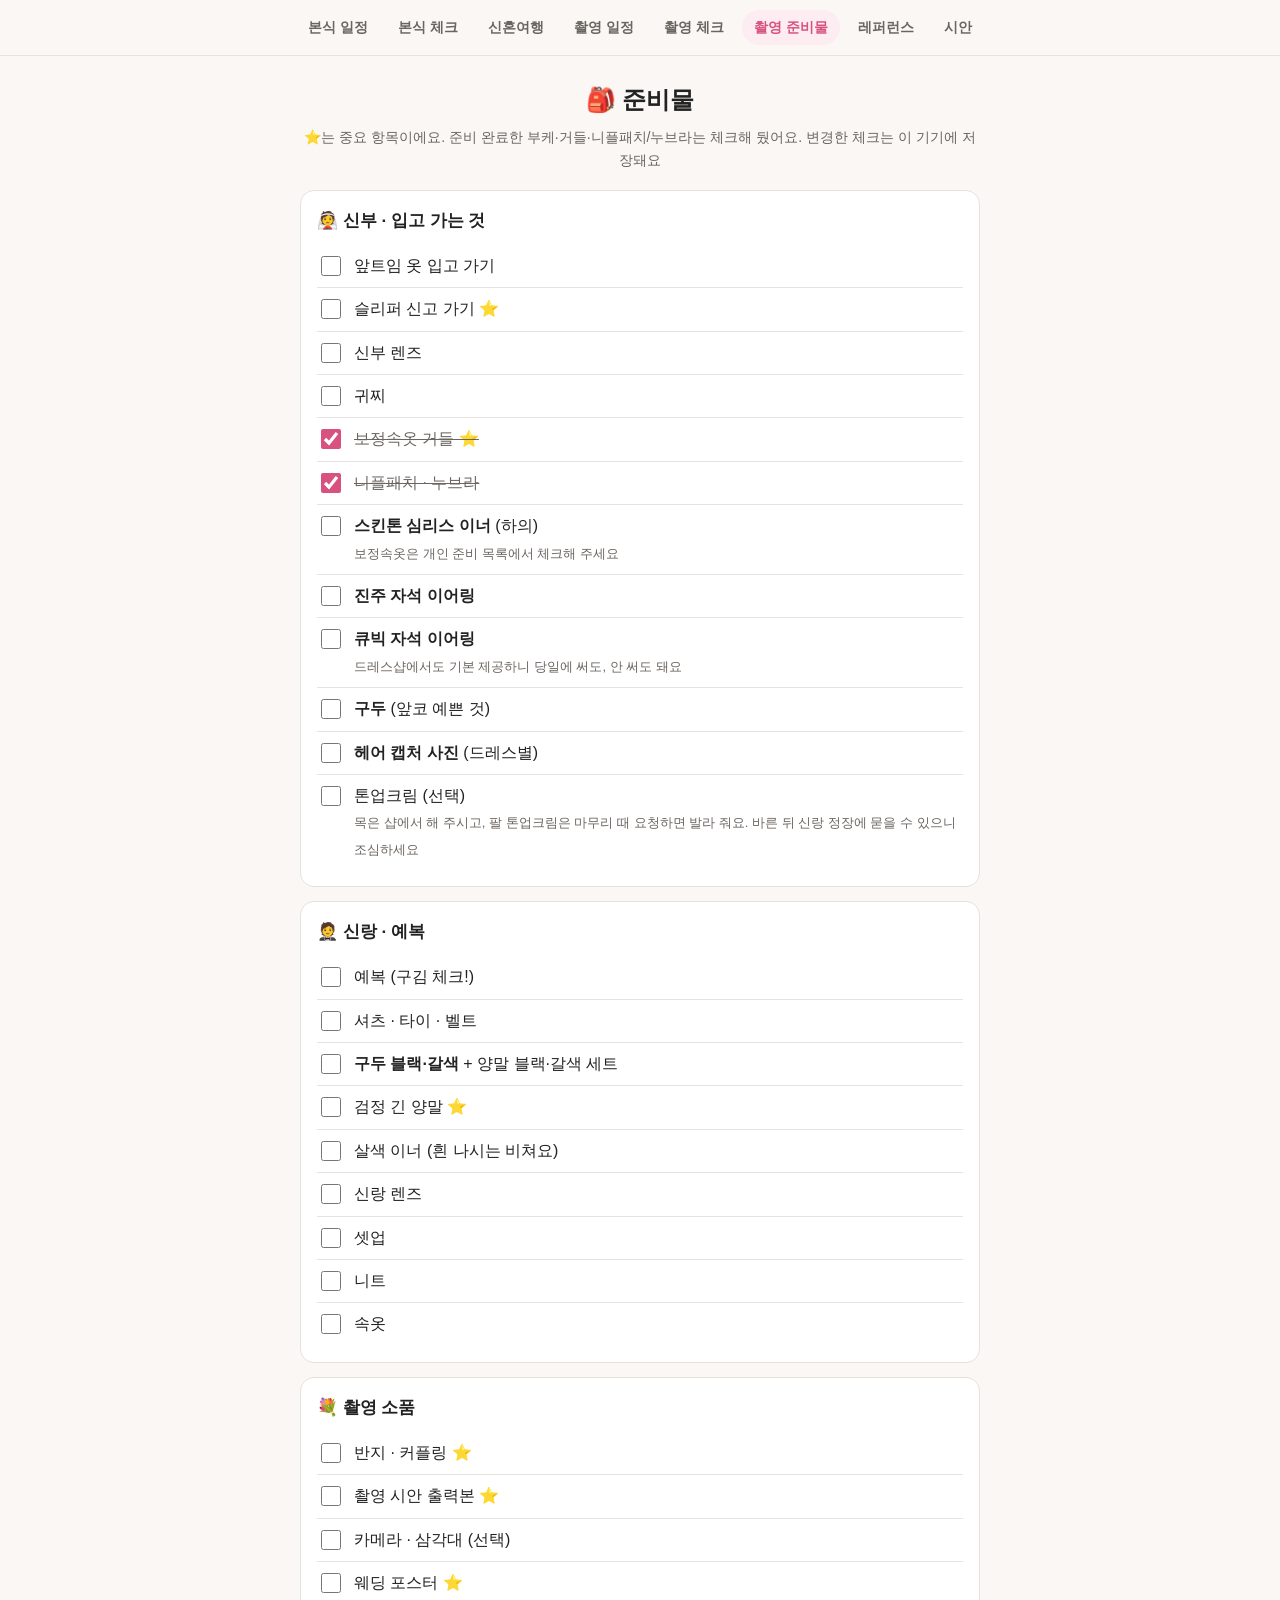
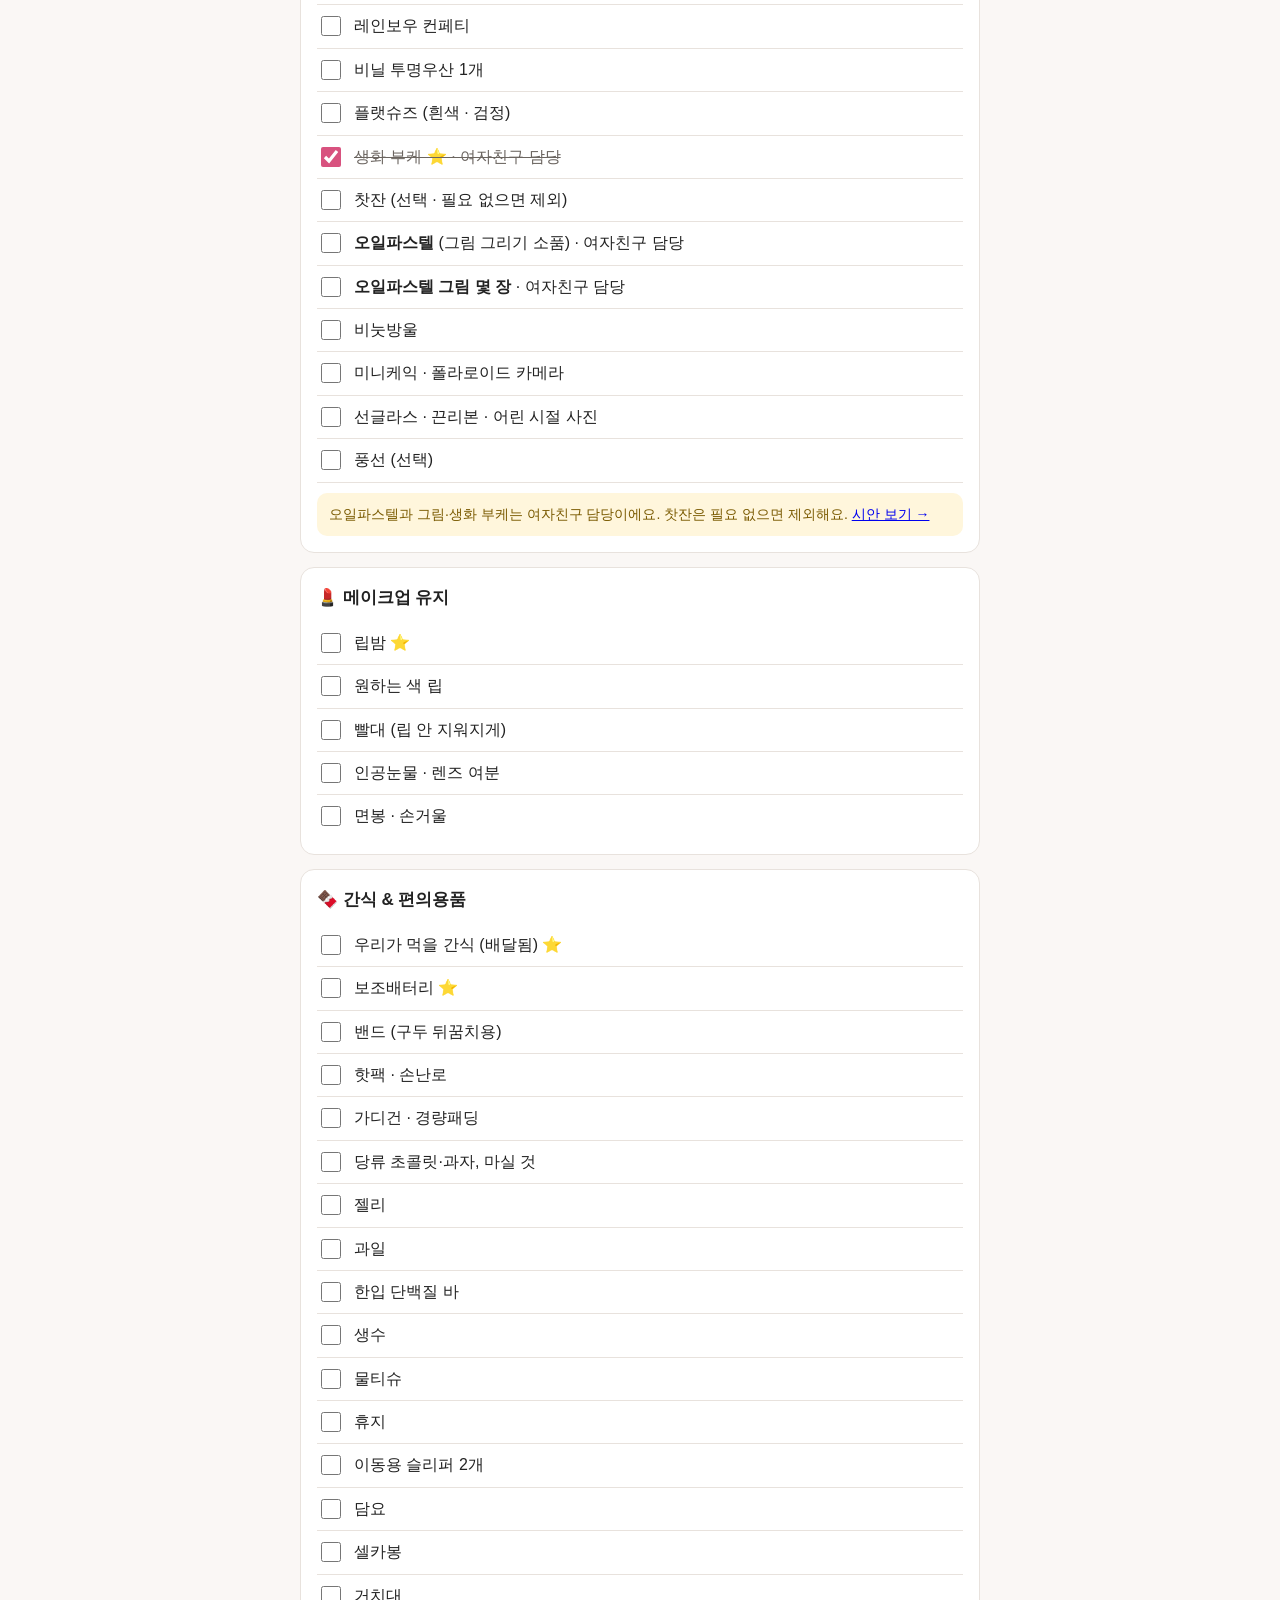
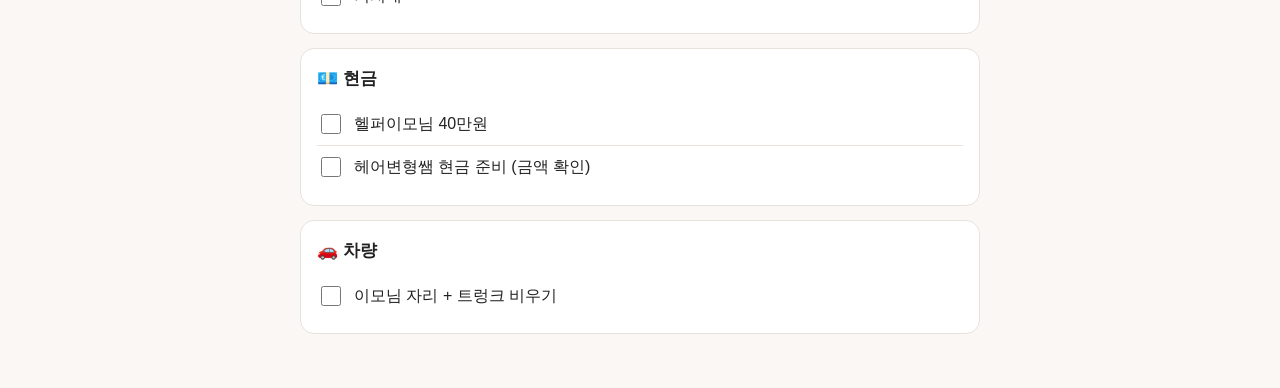
<file: items.html>
<!DOCTYPE html><html lang="ko"><head><meta charset="utf-8"><meta name="viewport" content="width=device-width, initial-scale=1"><title>준비물 · 웨딩 촬영 안내</title><link rel="stylesheet" href="style.css"></head>
<body data-page="items.html"><main>
<header><h1>🎒 준비물</h1><p>⭐는 중요 항목이에요. 준비 완료한 부케·거들·니플패치/누브라는 체크해 뒀어요. 변경한 체크는 이 기기에 저장돼요</p></header>
<section class="chk"><h2>👰 신부 · 입고 가는 것</h2>
<label><input type="checkbox" data-k="i11"><span>앞트임 옷 입고 가기</span></label>
<label><input type="checkbox" data-k="i12"><span>슬리퍼 신고 가기 ⭐</span></label>
<label><input type="checkbox" data-k="u7"><span>신부 렌즈</span></label>
<label><input type="checkbox" data-k="i13"><span>귀찌</span></label>
<label><input type="checkbox" data-k="u6" checked data-update="20261117"><span>보정속옷 거들 ⭐</span></label>
<label><input type="checkbox" data-k="i1" checked data-update="20261117"><span>니플패치 · 누브라</span></label>
<label><input type="checkbox" data-k="i2"><span><b>스킨톤 심리스 이너</b> (하의)<br><span class="sub">보정속옷은 개인 준비 목록에서 체크해 주세요</span></span></label>
<label><input type="checkbox" data-k="i3"><span><b>진주 자석 이어링</b></span></label>
<label><input type="checkbox" data-k="i4"><span><b>큐빅 자석 이어링</b><br><span class="sub">드레스샵에서도 기본 제공하니 당일에 써도, 안 써도 돼요</span></span></label>
<label><input type="checkbox" data-k="i5"><span><b>구두</b> (앞코 예쁜 것)</span></label>
<label><input type="checkbox" data-k="i6"><span><b>헤어 캡처 사진</b> (드레스별)</span></label>
<label><input type="checkbox" data-k="i7"><span>톤업크림 (선택)<br><span class="sub">목은 샵에서 해 주시고, 팔 톤업크림은 마무리 때 요청하면 발라 줘요. 바른 뒤 신랑 정장에 묻을 수 있으니 조심하세요</span></span></label>
</section>
<section class="chk"><h2>🤵 신랑 · 예복</h2>
<label><input type="checkbox" data-k="u1"><span>예복 (구김 체크!)</span></label>
<label><input type="checkbox" data-k="g3"><span>셔츠 · 타이 · 벨트</span></label>
<label><input type="checkbox" data-k="g2"><span><b>구두 블랙·갈색</b> + 양말 블랙·갈색 세트</span></label>
<label><input type="checkbox" data-k="g1"><span>검정 긴 양말 ⭐</span></label>
<label><input type="checkbox" data-k="g4"><span>살색 이너 (흰 나시는 비쳐요)</span></label>
<label><input type="checkbox" data-k="g5"><span>신랑 렌즈</span></label>
<label><input type="checkbox" data-k="u2"><span>셋업</span></label>
<label><input type="checkbox" data-k="u3"><span>니트</span></label>
<label><input type="checkbox" data-k="u5"><span>속옷</span></label>
</section>
<section class="chk"><h2>💐 촬영 소품</h2>
<label><input type="checkbox" data-k="p1"><span>반지 · 커플링 ⭐</span></label>
<label><input type="checkbox" data-k="p10"><span>촬영 시안 출력본 ⭐</span></label>
<label><input type="checkbox" data-k="p11"><span>카메라 · 삼각대 (선택)</span></label>
<label><input type="checkbox" data-k="p7"><span>웨딩 포스터 ⭐</span></label>
<label><input type="checkbox" data-k="p5"><span>레인보우 컨페티</span></label>
<label><input type="checkbox" data-k="p8"><span>비닐 투명우산 1개</span></label>
<label><input type="checkbox" data-k="p12"><span>플랫슈즈 (흰색 · 검정)</span></label>
<label><input type="checkbox" data-k="i9" checked data-update="20261117"><span>생화 부케 ⭐ · 여자친구 담당</span></label>
<label><input type="checkbox" data-k="p6"><span>찻잔 (선택 · 필요 없으면 제외)</span></label>
<label><input type="checkbox" data-k="i10"><span><b>오일파스텔</b> (그림 그리기 소품) · 여자친구 담당</span></label>
<label><input type="checkbox" data-k="i8"><span><b>오일파스텔 그림 몇 장</b> · 여자친구 담당</span></label>
<label><input type="checkbox" data-k="p2"><span>비눗방울</span></label>
<label><input type="checkbox" data-k="p3"><span>미니케익 · 폴라로이드 카메라</span></label>
<label><input type="checkbox" data-k="p4"><span>선글라스 · 끈리본 · 어린 시절 사진</span></label>
<label><input type="checkbox" data-k="p9"><span>풍선 (선택)</span></label>
<div class="note">오일파스텔과 그림·생화 부케는 여자친구 담당이에요. 찻잔은 필요 없으면 제외해요. <a href="shoot-plan.html">시안 보기 →</a></div>
</section>
<section class="chk"><h2>💄 메이크업 유지</h2>
<label><input type="checkbox" data-k="m1"><span>립밤 ⭐</span></label>
<label><input type="checkbox" data-k="m2"><span>원하는 색 립</span></label>
<label><input type="checkbox" data-k="f7"><span>빨대 (립 안 지워지게)</span></label>
<label><input type="checkbox" data-k="m3"><span>인공눈물 · 렌즈 여분</span></label>
<label><input type="checkbox" data-k="m4"><span>면봉 · 손거울</span></label>
</section>
<section class="chk"><h2>🍫 간식 & 편의용품</h2>
<label><input type="checkbox" data-k="f2"><span>우리가 먹을 간식 (배달됨) ⭐</span></label>
<label><input type="checkbox" data-k="f15"><span>보조배터리 ⭐</span></label>
<label><input type="checkbox" data-k="f16"><span>밴드 (구두 뒤꿈치용)</span></label>
<label><input type="checkbox" data-k="f10"><span>핫팩 · 손난로</span></label>
<label><input type="checkbox" data-k="f17"><span>가디건 · 경량패딩</span></label>
<label><input type="checkbox" data-k="f1"><span>당류 초콜릿·과자, 마실 것</span></label>
<label><input type="checkbox" data-k="f4"><span>젤리</span></label>
<label><input type="checkbox" data-k="f5"><span>과일</span></label>
<label><input type="checkbox" data-k="f6"><span>한입 단백질 바</span></label>
<label><input type="checkbox" data-k="f8"><span>생수</span></label>
<label><input type="checkbox" data-k="f11"><span>물티슈</span></label>
<label><input type="checkbox" data-k="f12"><span>휴지</span></label>
<label><input type="checkbox" data-k="f13"><span>이동용 슬리퍼 2개</span></label>
<label><input type="checkbox" data-k="f14"><span>담요</span></label>
<label><input type="checkbox" data-k="u8"><span>셀카봉</span></label>
<label><input type="checkbox" data-k="u9"><span>거치대</span></label>
</section>
<section class="chk"><h2>💶 현금</h2>
<label><input type="checkbox" data-k="f9"><span>헬퍼이모님 40만원</span></label>
<label><input type="checkbox" data-k="cash1"><span>헤어변형쌤 현금 준비 (금액 확인)</span></label>
</section>
<section class="chk"><h2>🚗 차량</h2>
<label><input type="checkbox" data-k="f3"><span>이모님 자리 + 트렁크 비우기</span></label>
</section>
</main><script src="app.js?v=20261122-itinerary-food"></script></body></html>
</file>
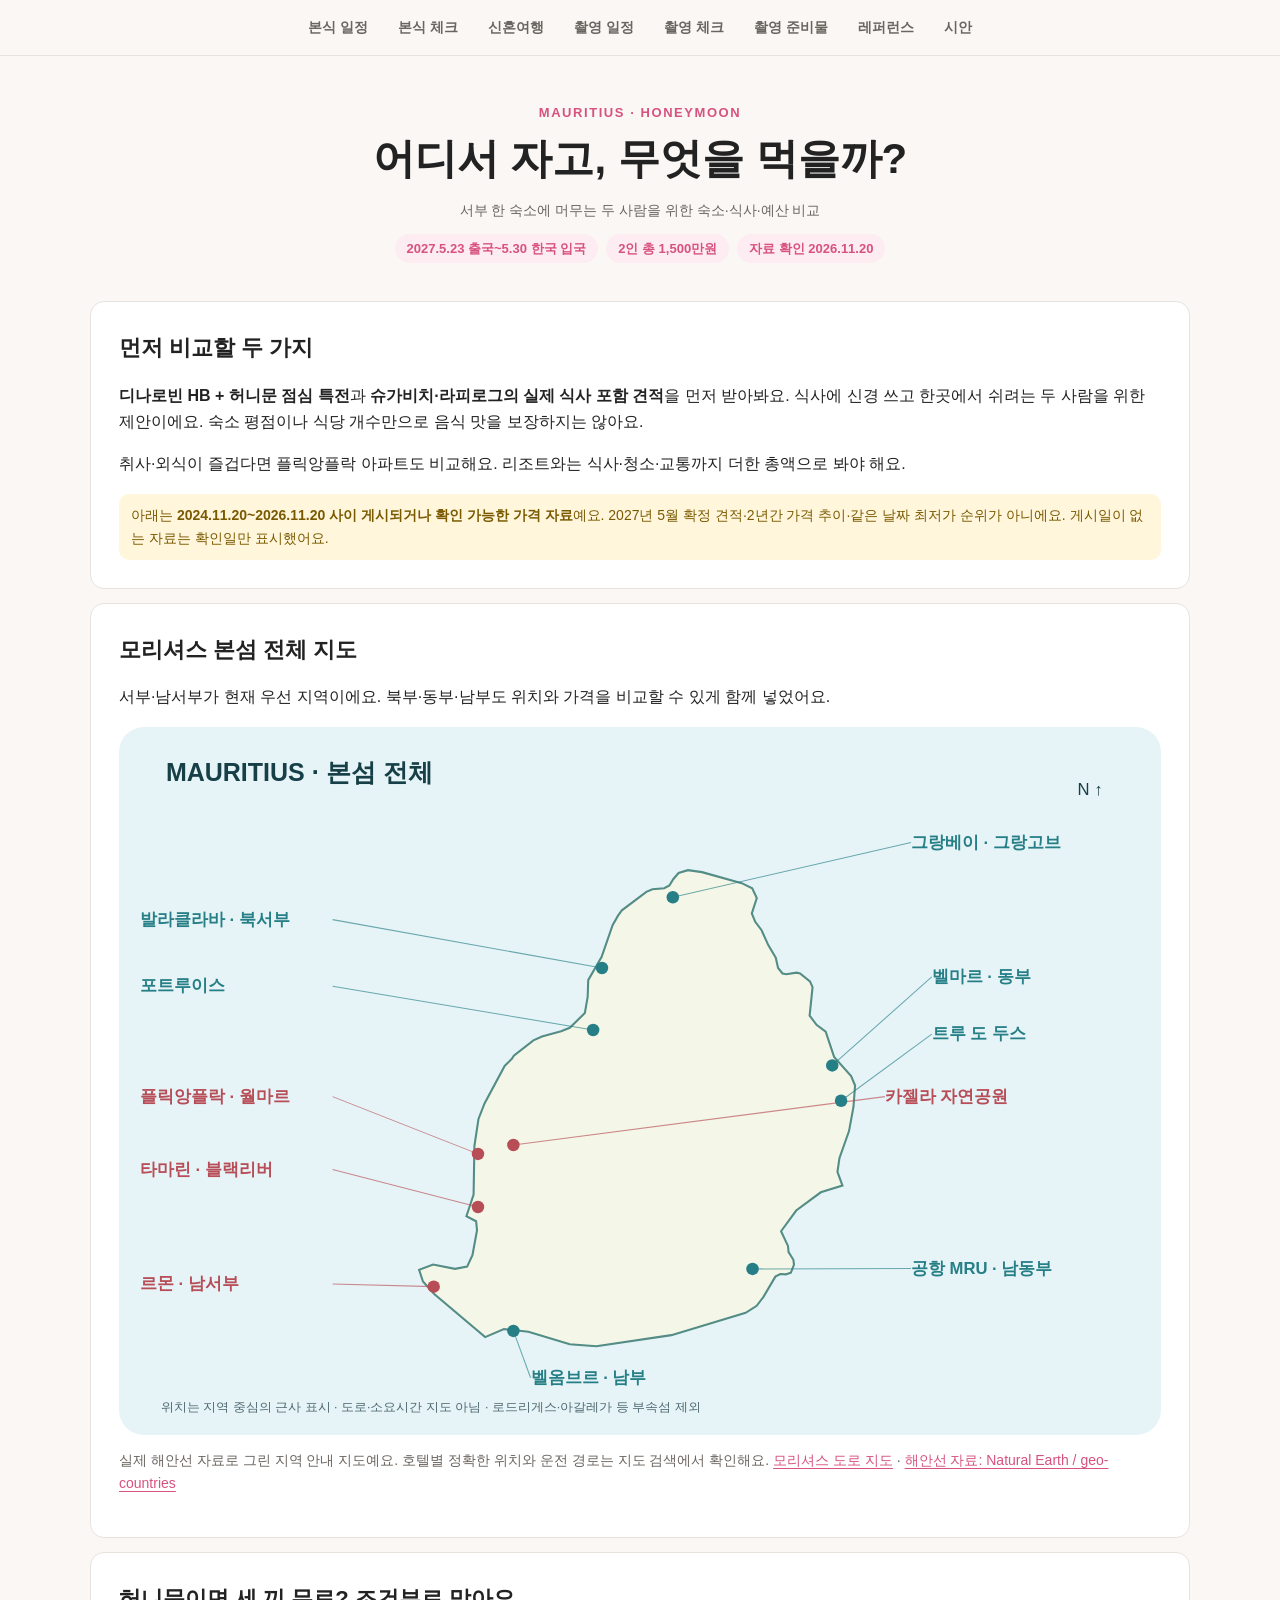
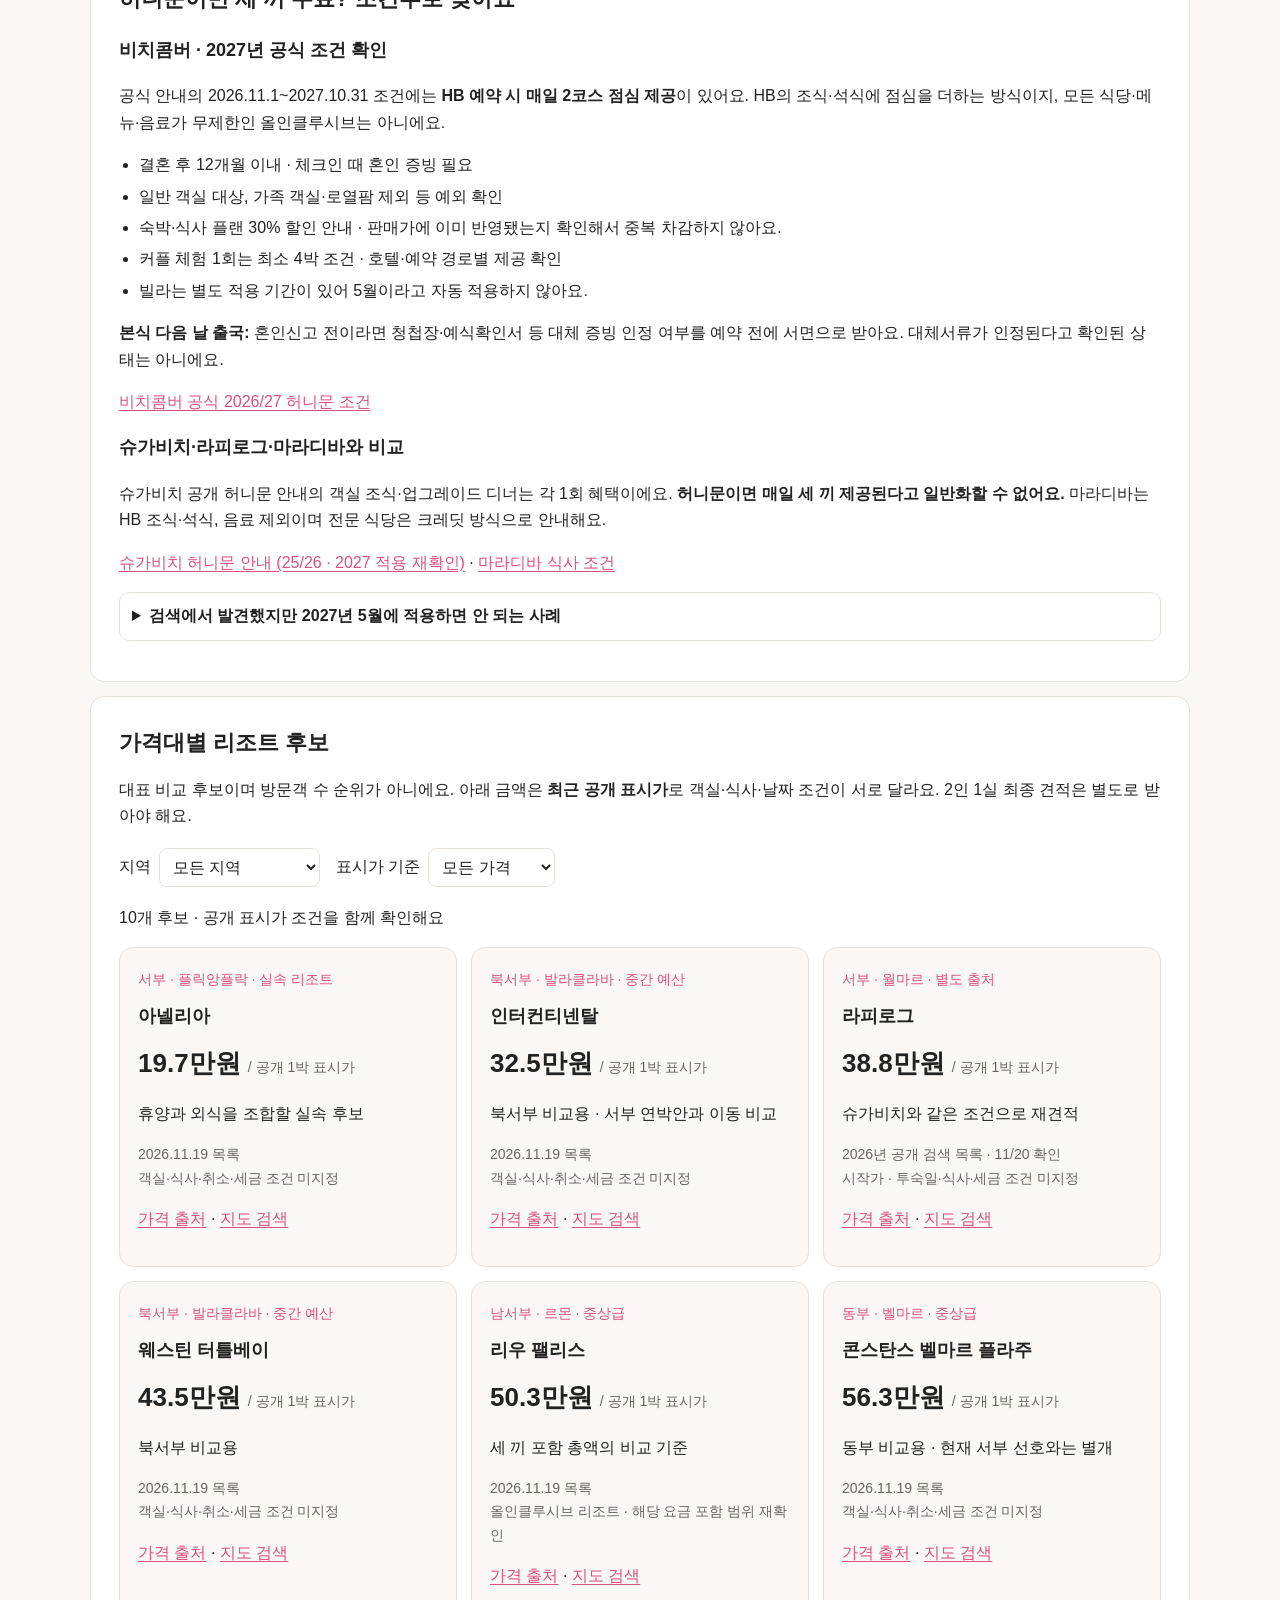
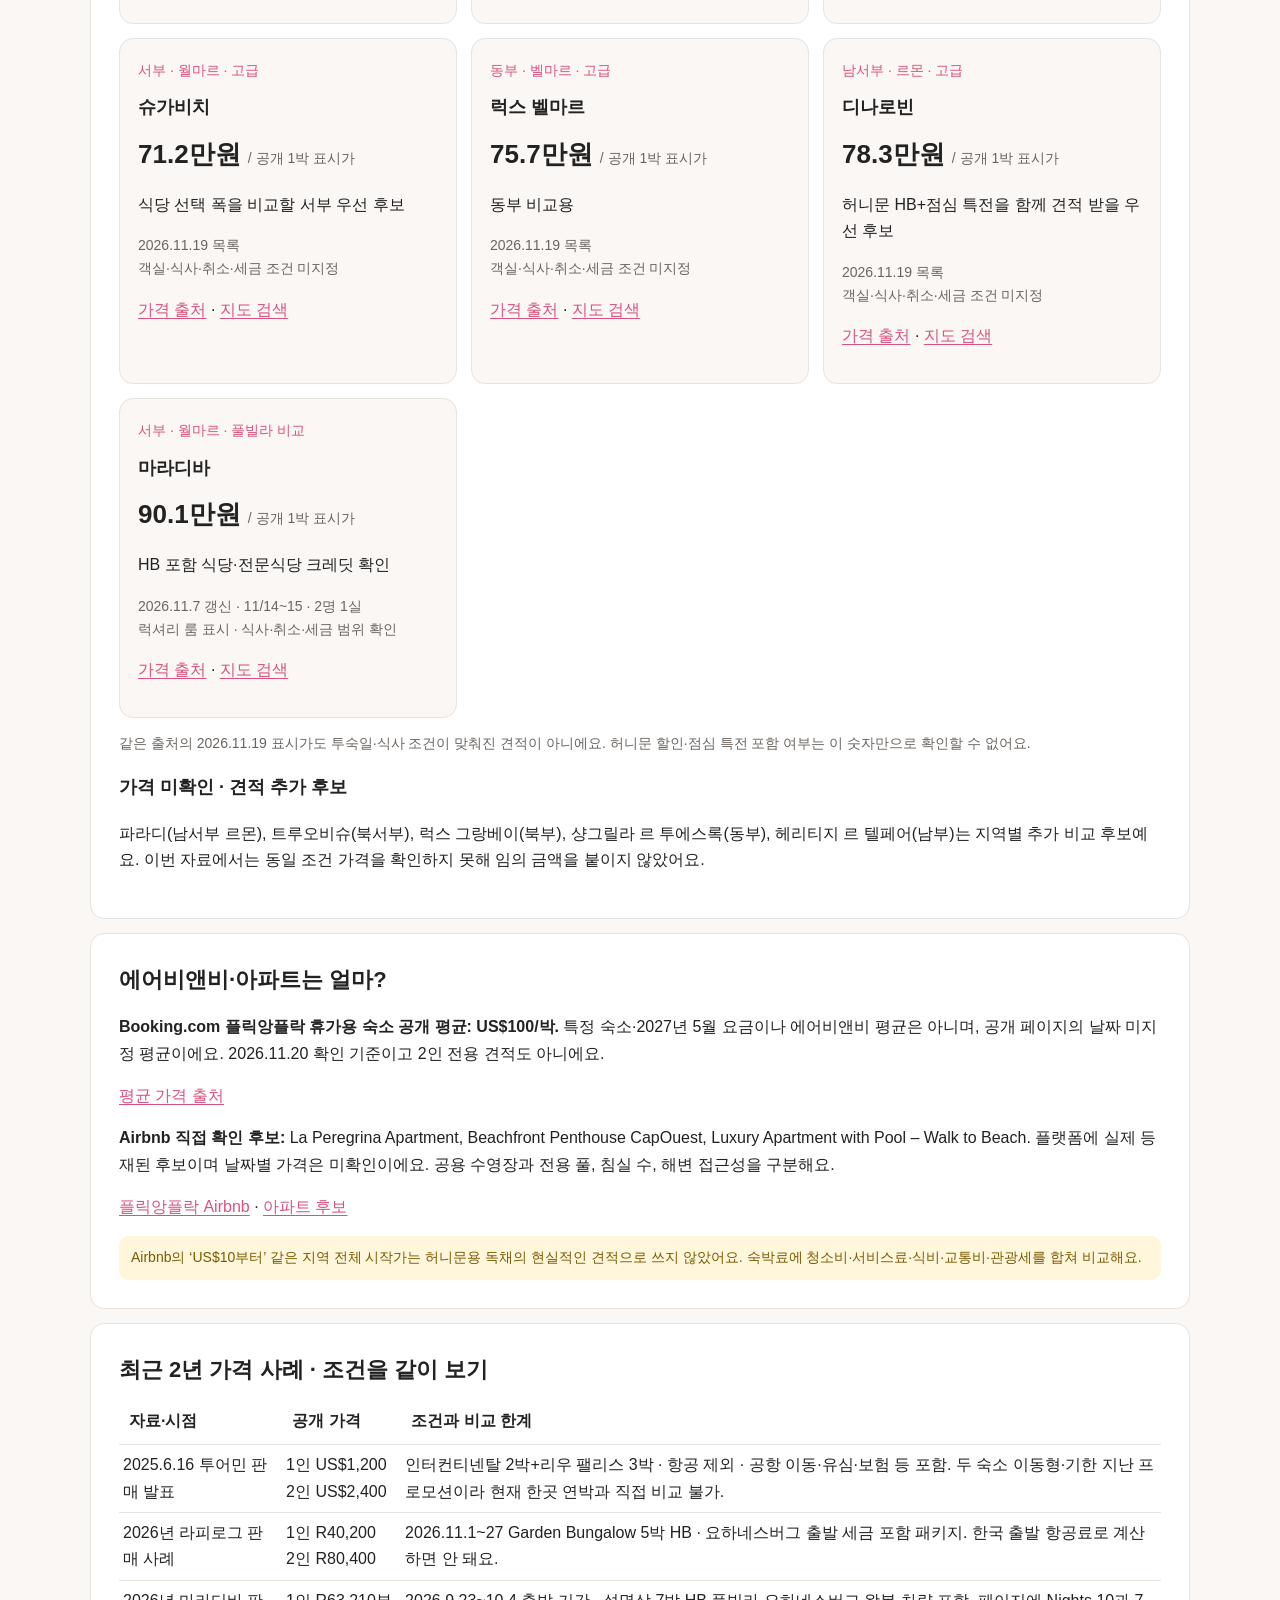
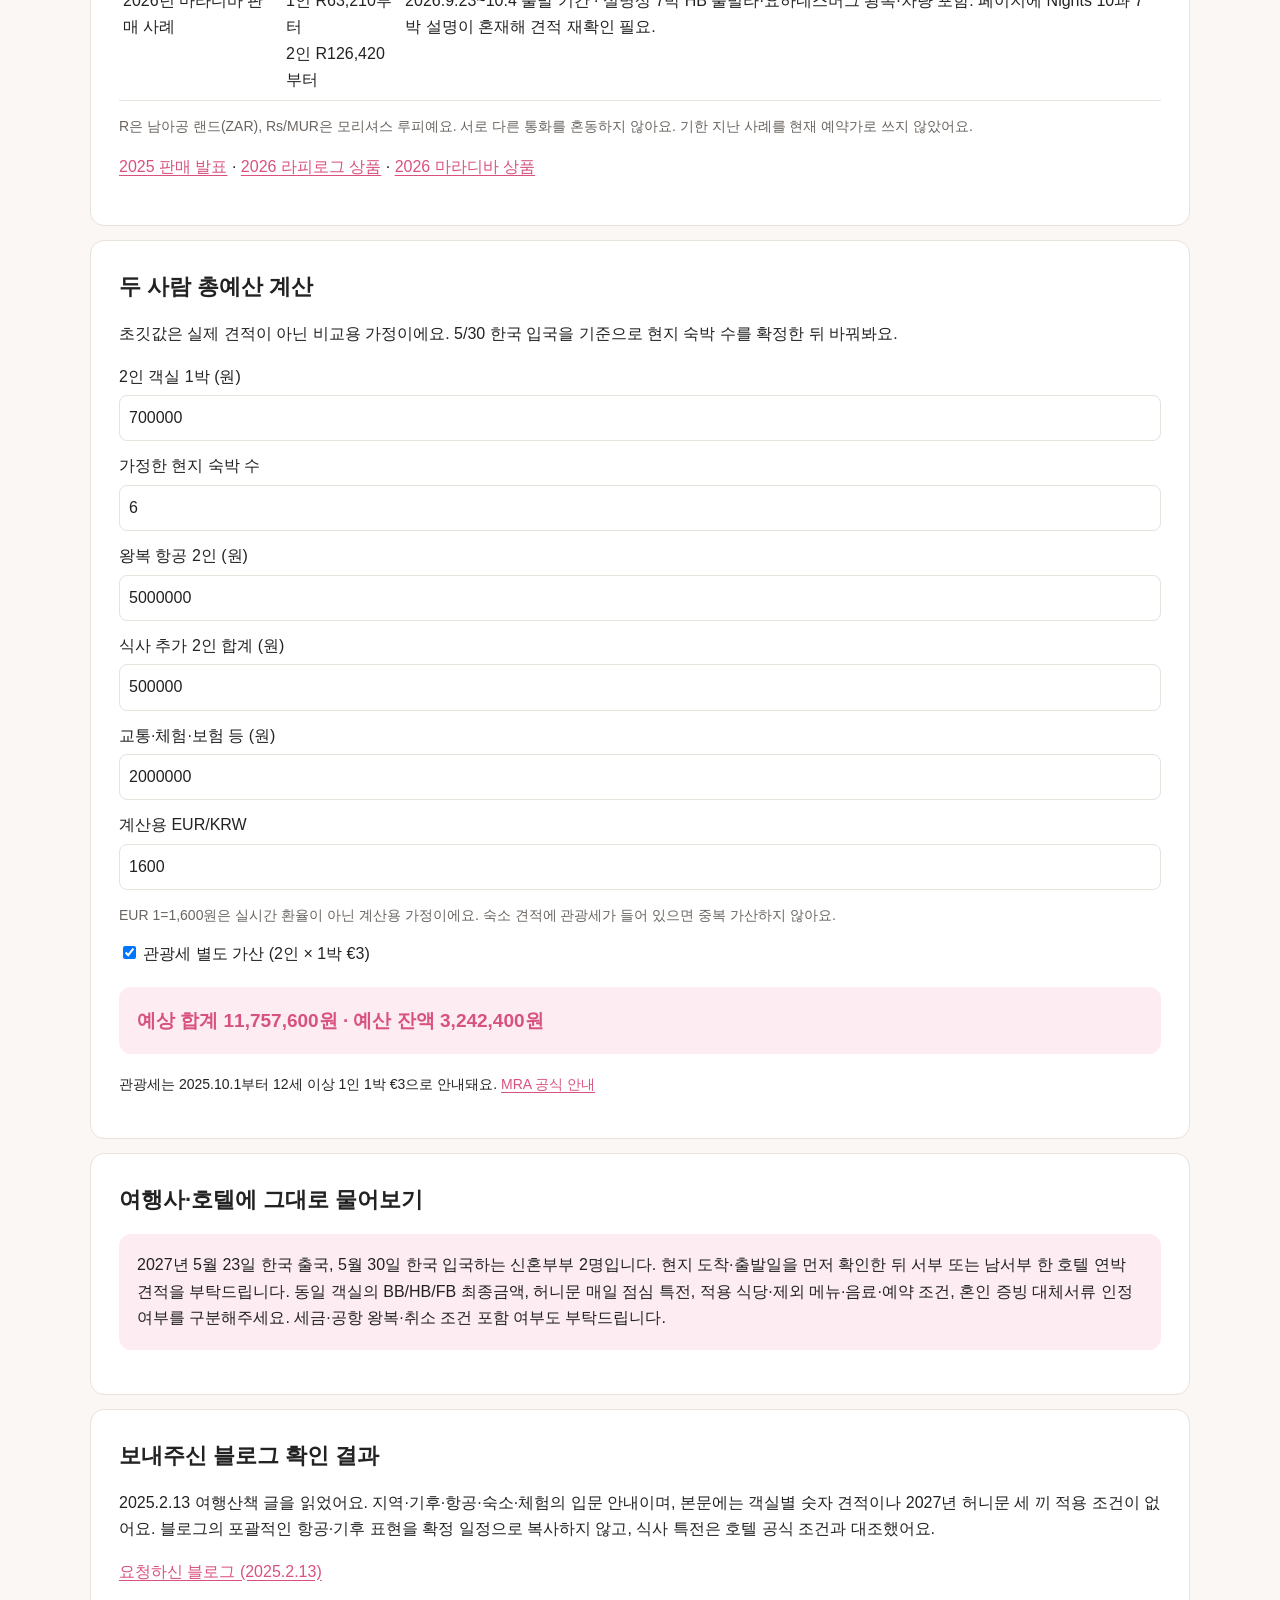
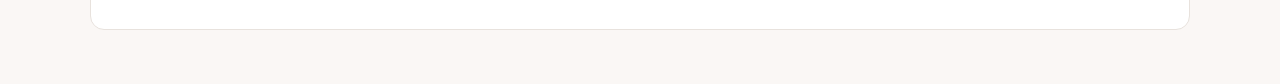
<file: mauritius-guide.html>
<!DOCTYPE html><html lang="ko"><head><meta charset="utf-8"><meta name="viewport" content="width=device-width,initial-scale=1"><title>모리셔스 숙소·가격 비교 · 결혼준비작전</title><link rel="stylesheet" href="style.css"></head>
<body data-page="mauritius-guide.html"><main class="wide travel-guide">
<header><p class="guide-kicker">MAURITIUS · HONEYMOON</p><h1>어디서 자고, 무엇을 먹을까?</h1><p>서부 한 숙소에 머무는 두 사람을 위한 숙소·식사·예산 비교</p><div class="chips"><span class="chip">2027.5.23 출국~5.30 한국 입국</span><span class="chip">2인 총 1,500만원</span><span class="chip">자료 확인 2026.11.20</span></div></header>
<section class="guide-intro"><h2>먼저 비교할 두 가지</h2><p><b>디나로빈 HB + 허니문 점심 특전</b>과 <b>슈가비치·라피로그의 실제 식사 포함 견적</b>을 먼저 받아봐요. 식사에 신경 쓰고 한곳에서 쉬려는 두 사람을 위한 제안이에요. 숙소 평점이나 식당 개수만으로 음식 맛을 보장하지는 않아요.</p><p>취사·외식이 즐겁다면 플릭앙플락 아파트도 비교해요. 리조트와는 식사·청소·교통까지 더한 총액으로 봐야 해요.</p><div class="note">아래는 <b>2024.11.20~2026.11.20 사이 게시되거나 확인 가능한 가격 자료</b>예요. 2027년 5월 확정 견적·2년간 가격 추이·같은 날짜 최저가 순위가 아니에요. 게시일이 없는 자료는 확인일만 표시했어요.</div></section>
<section><h2>모리셔스 본섬 전체 지도</h2><p>서부·남서부가 현재 우선 지역이에요. 북부·동부·남부도 위치와 가격을 비교할 수 있게 함께 넣었어요.</p><img class="island-map" src="images/mauritius-map.svg" alt="모리셔스 본섬 전체 지도: 서부 플릭앙플락·카젤라, 남서부 르몬, 북서부 발라클라바, 북부 그랑베이, 동부 벨마르, 남부 벨옴브르, 남동부 공항"><p class="sub">실제 해안선 자료로 그린 지역 안내 지도예요. 호텔별 정확한 위치와 운전 경로는 지도 검색에서 확인해요. <a href="https://www.openstreetmap.org/#map=10/-20.25/57.58" target="_blank" rel="noopener">모리셔스 도로 지도</a> · <a href="https://github.com/datasets/geo-countries" target="_blank" rel="noopener">해안선 자료: Natural Earth / geo-countries</a></p></section>
<section id="meal-offer"><h2>허니문이면 세 끼 무료? 조건부로 맞아요</h2><h3>비치콤버 · 2027년 공식 조건 확인</h3><p>공식 안내의 2026.11.1~2027.10.31 조건에는 <b>HB 예약 시 매일 2코스 점심 제공</b>이 있어요. HB의 조식·석식에 점심을 더하는 방식이지, 모든 식당·메뉴·음료가 무제한인 올인클루시브는 아니에요.</p><ul><li>결혼 후 12개월 이내 · 체크인 때 혼인 증빙 필요</li><li>일반 객실 대상, 가족 객실·로열팜 제외 등 예외 확인</li><li>숙박·식사 플랜 30% 할인 안내 · 판매가에 이미 반영됐는지 확인해서 중복 차감하지 않아요.</li><li>커플 체험 1회는 최소 4박 조건 · 호텔·예약 경로별 제공 확인</li><li>빌라는 별도 적용 기간이 있어 5월이라고 자동 적용하지 않아요.</li></ul><p><b>본식 다음 날 출국:</b> 혼인신고 전이라면 청첩장·예식확인서 등 대체 증빙 인정 여부를 예약 전에 서면으로 받아요. 대체서류가 인정된다고 확인된 상태는 아니에요.</p><p><a href="https://www.beachcomber-hotels.com/en/offer/honeymoon-offer" target="_blank" rel="noopener">비치콤버 공식 2026/27 허니문 조건</a></p>
<h3>슈가비치·라피로그·마라디바와 비교</h3><p>슈가비치 공개 허니문 안내의 객실 조식·업그레이드 디너는 각 1회 혜택이에요. <b>허니문이면 매일 세 끼 제공된다고 일반화할 수 없어요.</b> 마라디바는 HB 조식·석식, 음료 제외이며 전문 식당은 크레딧 방식으로 안내해요.</p><p><a href="https://www.yoursunlife.com/sugarbeachmauritius/offers/honeymoon-offer-25_26/" target="_blank" rel="noopener">슈가비치 허니문 안내 (25/26 · 2027 적용 재확인)</a> · <a href="https://maradiva.com/faq/" target="_blank" rel="noopener">마라디바 식사 조건</a></p><details><summary>검색에서 발견했지만 2027년 5월에 적용하면 안 되는 사례</summary><p>라피로그의 2026년 항공 지연·취소로 인한 연장 숙박 FB 업그레이드는 해당 상황의 추가 숙박에만 적용되는 안내예요. 일반 허니문 혜택으로 계산하지 않았어요.</p><a href="https://www.yoursunlife.com/lapiroguemauritius/offers/peace-of-mind-offer/" target="_blank" rel="noopener">조건 확인</a></details></section>
<section id="resort-prices"><h2>가격대별 리조트 후보</h2><p>대표 비교 후보이며 방문객 수 순위가 아니에요. 아래 금액은 <b>최근 공개 표시가</b>로 객실·식사·날짜 조건이 서로 달라요. 2인 1실 최종 견적은 별도로 받아야 해요.</p><div class="stay-controls"><label>지역 <select id="stay-area"><option value="all">모든 지역</option><option value="west">서부·남서부 우선</option><option value="other">그 밖의 지역</option></select></label><label>표시가 기준 <select id="stay-budget"><option value="all">모든 가격</option><option value="400000">40만원 미만</option><option value="800000">80만원 미만</option></select></label></div><p id="stay-count" aria-live="polite"></p><div class="stay-grid"><article class="stay-card" data-area="west" data-price="197002"><span class="stay-tag">서부 · 플릭앙플락 · 실속 리조트</span><h3>아넬리아</h3><p class="stay-price">19.7만원 <small>/ 공개 1박 표시가</small></p><p>휴양과 외식을 조합할 실속 후보</p><p class="sub">2026.11.19 목록<br>객실·식사·취소·세금 조건 미지정</p><p><a href="https://www.hotelscombined.co.kr/Place/Mauritius.htm" target="_blank" rel="noopener">가격 출처</a> · <a href="https://www.google.com/maps/search/?api=1&amp;query=아넬리아+Mauritius" target="_blank" rel="noopener">지도 검색</a></p></article>
<article class="stay-card" data-area="other" data-price="324788"><span class="stay-tag">북서부 · 발라클라바 · 중간 예산</span><h3>인터컨티넨탈</h3><p class="stay-price">32.5만원 <small>/ 공개 1박 표시가</small></p><p>북서부 비교용 · 서부 연박안과 이동 비교</p><p class="sub">2026.11.19 목록<br>객실·식사·취소·세금 조건 미지정</p><p><a href="https://www.hotelscombined.co.kr/Place/Mauritius.htm" target="_blank" rel="noopener">가격 출처</a> · <a href="https://www.google.com/maps/search/?api=1&amp;query=인터컨티넨탈+Mauritius" target="_blank" rel="noopener">지도 검색</a></p></article>
<article class="stay-card" data-area="other" data-price="435269"><span class="stay-tag">북서부 · 발라클라바 · 중간 예산</span><h3>웨스틴 터틀베이</h3><p class="stay-price">43.5만원 <small>/ 공개 1박 표시가</small></p><p>북서부 비교용</p><p class="sub">2026.11.19 목록<br>객실·식사·취소·세금 조건 미지정</p><p><a href="https://www.hotelscombined.co.kr/Place/Mauritius.htm" target="_blank" rel="noopener">가격 출처</a> · <a href="https://www.google.com/maps/search/?api=1&amp;query=웨스틴 터틀베이+Mauritius" target="_blank" rel="noopener">지도 검색</a></p></article>
<article class="stay-card" data-area="west" data-price="503155"><span class="stay-tag">남서부 · 르몬 · 중상급</span><h3>리우 팰리스</h3><p class="stay-price">50.3만원 <small>/ 공개 1박 표시가</small></p><p>세 끼 포함 총액의 비교 기준</p><p class="sub">2026.11.19 목록<br>올인클루시브 리조트 · 해당 요금 포함 범위 재확인</p><p><a href="https://www.hotelscombined.co.kr/Place/Mauritius.htm" target="_blank" rel="noopener">가격 출처</a> · <a href="https://www.google.com/maps/search/?api=1&amp;query=리우 팰리스+Mauritius" target="_blank" rel="noopener">지도 검색</a></p></article>
<article class="stay-card" data-area="other" data-price="563054"><span class="stay-tag">동부 · 벨마르 · 중상급</span><h3>콘스탄스 벨마르 플라주</h3><p class="stay-price">56.3만원 <small>/ 공개 1박 표시가</small></p><p>동부 비교용 · 현재 서부 선호와는 별개</p><p class="sub">2026.11.19 목록<br>객실·식사·취소·세금 조건 미지정</p><p><a href="https://www.hotelscombined.co.kr/Place/Mauritius.htm" target="_blank" rel="noopener">가격 출처</a> · <a href="https://www.google.com/maps/search/?api=1&amp;query=콘스탄스 벨마르 플라주+Mauritius" target="_blank" rel="noopener">지도 검색</a></p></article>
<article class="stay-card" data-area="west" data-price="712137"><span class="stay-tag">서부 · 월마르 · 고급</span><h3>슈가비치</h3><p class="stay-price">71.2만원 <small>/ 공개 1박 표시가</small></p><p>식당 선택 폭을 비교할 서부 우선 후보</p><p class="sub">2026.11.19 목록<br>객실·식사·취소·세금 조건 미지정</p><p><a href="https://www.hotelscombined.co.kr/Place/Mauritius.htm" target="_blank" rel="noopener">가격 출처</a> · <a href="https://www.google.com/maps/search/?api=1&amp;query=슈가비치+Mauritius" target="_blank" rel="noopener">지도 검색</a></p></article>
<article class="stay-card" data-area="other" data-price="757394"><span class="stay-tag">동부 · 벨마르 · 고급</span><h3>럭스 벨마르</h3><p class="stay-price">75.7만원 <small>/ 공개 1박 표시가</small></p><p>동부 비교용</p><p class="sub">2026.11.19 목록<br>객실·식사·취소·세금 조건 미지정</p><p><a href="https://www.hotelscombined.co.kr/Place/Mauritius.htm" target="_blank" rel="noopener">가격 출처</a> · <a href="https://www.google.com/maps/search/?api=1&amp;query=럭스 벨마르+Mauritius" target="_blank" rel="noopener">지도 검색</a></p></article>
<article class="stay-card" data-area="west" data-price="782685"><span class="stay-tag">남서부 · 르몬 · 고급</span><h3>디나로빈</h3><p class="stay-price">78.3만원 <small>/ 공개 1박 표시가</small></p><p>허니문 HB+점심 특전을 함께 견적 받을 우선 후보</p><p class="sub">2026.11.19 목록<br>객실·식사·취소·세금 조건 미지정</p><p><a href="https://www.hotelscombined.co.kr/Place/Mauritius.htm" target="_blank" rel="noopener">가격 출처</a> · <a href="https://www.google.com/maps/search/?api=1&amp;query=디나로빈+Mauritius" target="_blank" rel="noopener">지도 검색</a></p></article>
<article class="stay-card" data-area="west" data-price="388156"><span class="stay-tag">서부 · 월마르 · 별도 출처</span><h3>라피로그</h3><p class="stay-price">38.8만원 <small>/ 공개 1박 표시가</small></p><p>슈가비치와 같은 조건으로 재견적</p><p class="sub">2026년 공개 검색 목록 · 11/20 확인<br>시작가 · 투숙일·식사·세금 조건 미지정</p><p><a href="https://kr.trip.com/hotels/flic-en-flac-hotels-list-262498/" target="_blank" rel="noopener">가격 출처</a> · <a href="https://www.google.com/maps/search/?api=1&amp;query=라피로그+Mauritius" target="_blank" rel="noopener">지도 검색</a></p></article>
<article class="stay-card" data-area="west" data-price="900719"><span class="stay-tag">서부 · 월마르 · 풀빌라 비교</span><h3>마라디바</h3><p class="stay-price">90.1만원 <small>/ 공개 1박 표시가</small></p><p>HB 포함 식당·전문식당 크레딧 확인</p><p class="sub">2026.11.7 갱신 · 11/14~15 · 2명 1실<br>럭셔리 룸 표시 · 식사·취소·세금 범위 확인</p><p><a href="https://www.hotelscombined.co.kr/Hotel/Maradiva_Villas_Resort_and_Spa.htm" target="_blank" rel="noopener">가격 출처</a> · <a href="https://www.google.com/maps/search/?api=1&amp;query=마라디바+Mauritius" target="_blank" rel="noopener">지도 검색</a></p></article>
</div><p class="sub">같은 출처의 2026.11.19 표시가도 투숙일·식사 조건이 맞춰진 견적이 아니에요. 허니문 할인·점심 특전 포함 여부는 이 숫자만으로 확인할 수 없어요.</p><h3>가격 미확인 · 견적 추가 후보</h3><p>파라디(남서부 르몬), 트루오비슈(북서부), 럭스 그랑베이(북부), 샹그릴라 르 투에스록(동부), 헤리티지 르 텔페어(남부)는 지역별 추가 비교 후보예요. 이번 자료에서는 동일 조건 가격을 확인하지 못해 임의 금액을 붙이지 않았어요.</p></section>
<section><h2>에어비앤비·아파트는 얼마?</h2><p><b>Booking.com 플릭앙플락 휴가용 숙소 공개 평균: US$100/박.</b> 특정 숙소·2027년 5월 요금이나 에어비앤비 평균은 아니며, 공개 페이지의 날짜 미지정 평균이에요. 2026.11.20 확인 기준이고 2인 전용 견적도 아니에요.</p><p><a href="https://www.booking.com/booking-home/city/mu/flic-en-flacq.html" target="_blank" rel="noopener">평균 가격 출처</a></p><p><b>Airbnb 직접 확인 후보:</b> La Peregrina Apartment, Beachfront Penthouse CapOuest, Luxury Apartment with Pool – Walk to Beach. 플랫폼에 실제 등재된 후보이며 날짜별 가격은 미확인이에요. 공용 수영장과 전용 풀, 침실 수, 해변 접근성을 구분해요.</p><p><a href="https://www.airbnb.com/flic-en-flac-mauritius/stays" target="_blank" rel="noopener">플릭앙플락 Airbnb</a> · <a href="https://www.airbnb.com/flic-en-flac-mauritius/stays/apartments" target="_blank" rel="noopener">아파트 후보</a></p><div class="note">Airbnb의 ‘US$10부터’ 같은 지역 전체 시작가는 허니문용 독채의 현실적인 견적으로 쓰지 않았어요. 숙박료에 청소비·서비스료·식비·교통비·관광세를 합쳐 비교해요.</div></section>
<section><h2>최근 2년 가격 사례 · 조건을 같이 보기</h2><div class="scroll"><table><thead><tr><th>자료·시점</th><th>공개 가격</th><th>조건과 비교 한계</th></tr></thead><tbody>
<tr><td>2025.6.16 투어민 판매 발표</td><td>1인 US$1,200<br>2인 US$2,400</td><td>인터컨티넨탈 2박+리우 팰리스 3박 · 항공 제외 · 공항 이동·유심·보험 등 포함. 두 숙소 이동형·기한 지난 프로모션이라 현재 한곳 연박과 직접 비교 불가.</td></tr>
<tr><td>2026년 라피로그 판매 사례</td><td>1인 R40,200<br>2인 R80,400</td><td>2026.11.1~27 Garden Bungalow 5박 HB · 요하네스버그 출발 세금 포함 패키지. 한국 출발 항공료로 계산하면 안 돼요.</td></tr>
<tr><td>2026년 마라디바 판매 사례</td><td>1인 R63,210부터<br>2인 R126,420부터</td><td>2026.9.23~10.4 출발 기간 · 설명상 7박 HB 풀빌라·요하네스버그 왕복·차량 포함. 페이지에 Nights 10과 7박 설명이 혼재해 견적 재확인 필요.</td></tr></tbody></table></div><p class="sub">R은 남아공 랜드(ZAR), Rs/MUR은 모리셔스 루피예요. 서로 다른 통화를 혼동하지 않아요. 기한 지난 사례를 현재 예약가로 쓰지 않았어요.</p><p><a href="https://m.etnews.com/20250616000171" target="_blank" rel="noopener">2025 판매 발표</a> · <a href="https://justhoneymoons.co.za/tour/la-pirogue-mauritius-west-coast-mauritius/" target="_blank" rel="noopener">2026 라피로그 상품</a> · <a href="https://rahitravel.agencycms.com/packages/5-maradiva-villas-resort-spa-mauritius-package-7-nights-281b15ca-60e3-48a5-9e14-786805f3a5fc" target="_blank" rel="noopener">2026 마라디바 상품</a></p></section>
<section class="budget-tool"><h2>두 사람 총예산 계산</h2><p>초깃값은 실제 견적이 아닌 비교용 가정이에요. 5/30 한국 입국을 기준으로 현지 숙박 수를 확정한 뒤 바꿔봐요.</p><div class="budget-fields"><label>2인 객실 1박 (원)<input id="calc-room" type="number" min="0" step="10000" value="700000"></label><label>가정한 현지 숙박 수<input id="calc-night" type="number" min="1" max="30" step="1" value="6"></label><label>왕복 항공 2인 (원)<input id="calc-air" type="number" min="0" step="100000" value="5000000"></label><label>식사 추가 2인 합계 (원)<input id="calc-food" type="number" min="0" step="10000" value="500000"></label><label>교통·체험·보험 등 (원)<input id="calc-other" type="number" min="0" step="10000" value="2000000"></label><label>계산용 EUR/KRW<input id="calc-eur" type="number" min="1" step="10" value="1600"></label></div><p class="sub">EUR 1=1,600원은 실시간 환율이 아닌 계산용 가정이에요. 숙소 견적에 관광세가 들어 있으면 중복 가산하지 않아요.</p><label><input id="calc-tax" type="checkbox" checked> 관광세 별도 가산 (2인 × 1박 €3)</label><p class="budget-result" id="calc-result" aria-live="polite"></p><p>관광세는 2025.10.1부터 12세 이상 1인 1박 €3으로 안내돼요. <a href="https://www.mra.mu/download/NoticeTourists061025.pdf" target="_blank" rel="noopener">MRA 공식 안내</a></p></section>
<section><h2>여행사·호텔에 그대로 물어보기</h2><p class="quote-request">2027년 5월 23일 한국 출국, 5월 30일 한국 입국하는 신혼부부 2명입니다. 현지 도착·출발일을 먼저 확인한 뒤 서부 또는 남서부 한 호텔 연박 견적을 부탁드립니다. 동일 객실의 BB/HB/FB 최종금액, 허니문 매일 점심 특전, 적용 식당·제외 메뉴·음료·예약 조건, 혼인 증빙 대체서류 인정 여부를 구분해주세요. 세금·공항 왕복·취소 조건 포함 여부도 부탁드립니다.</p></section>
<section><h2>보내주신 블로그 확인 결과</h2><p>2025.2.13 여행산책 글을 읽었어요. 지역·기후·항공·숙소·체험의 입문 안내이며, 본문에는 객실별 숫자 견적이나 2027년 허니문 세 끼 적용 조건이 없어요. 블로그의 포괄적인 항공·기후 표현을 확정 일정으로 복사하지 않고, 식사 특전은 호텔 공식 조건과 대조했어요.</p><p><a href="https://m.blog.naver.com/tourw2000/223759584867" target="_blank" rel="noopener">요청하신 블로그 (2025.2.13)</a></p></section>
</main><script src="app.js?v=20261122-itinerary-food"></script><script src="mauritius-guide.js"></script></body></html>
</file>
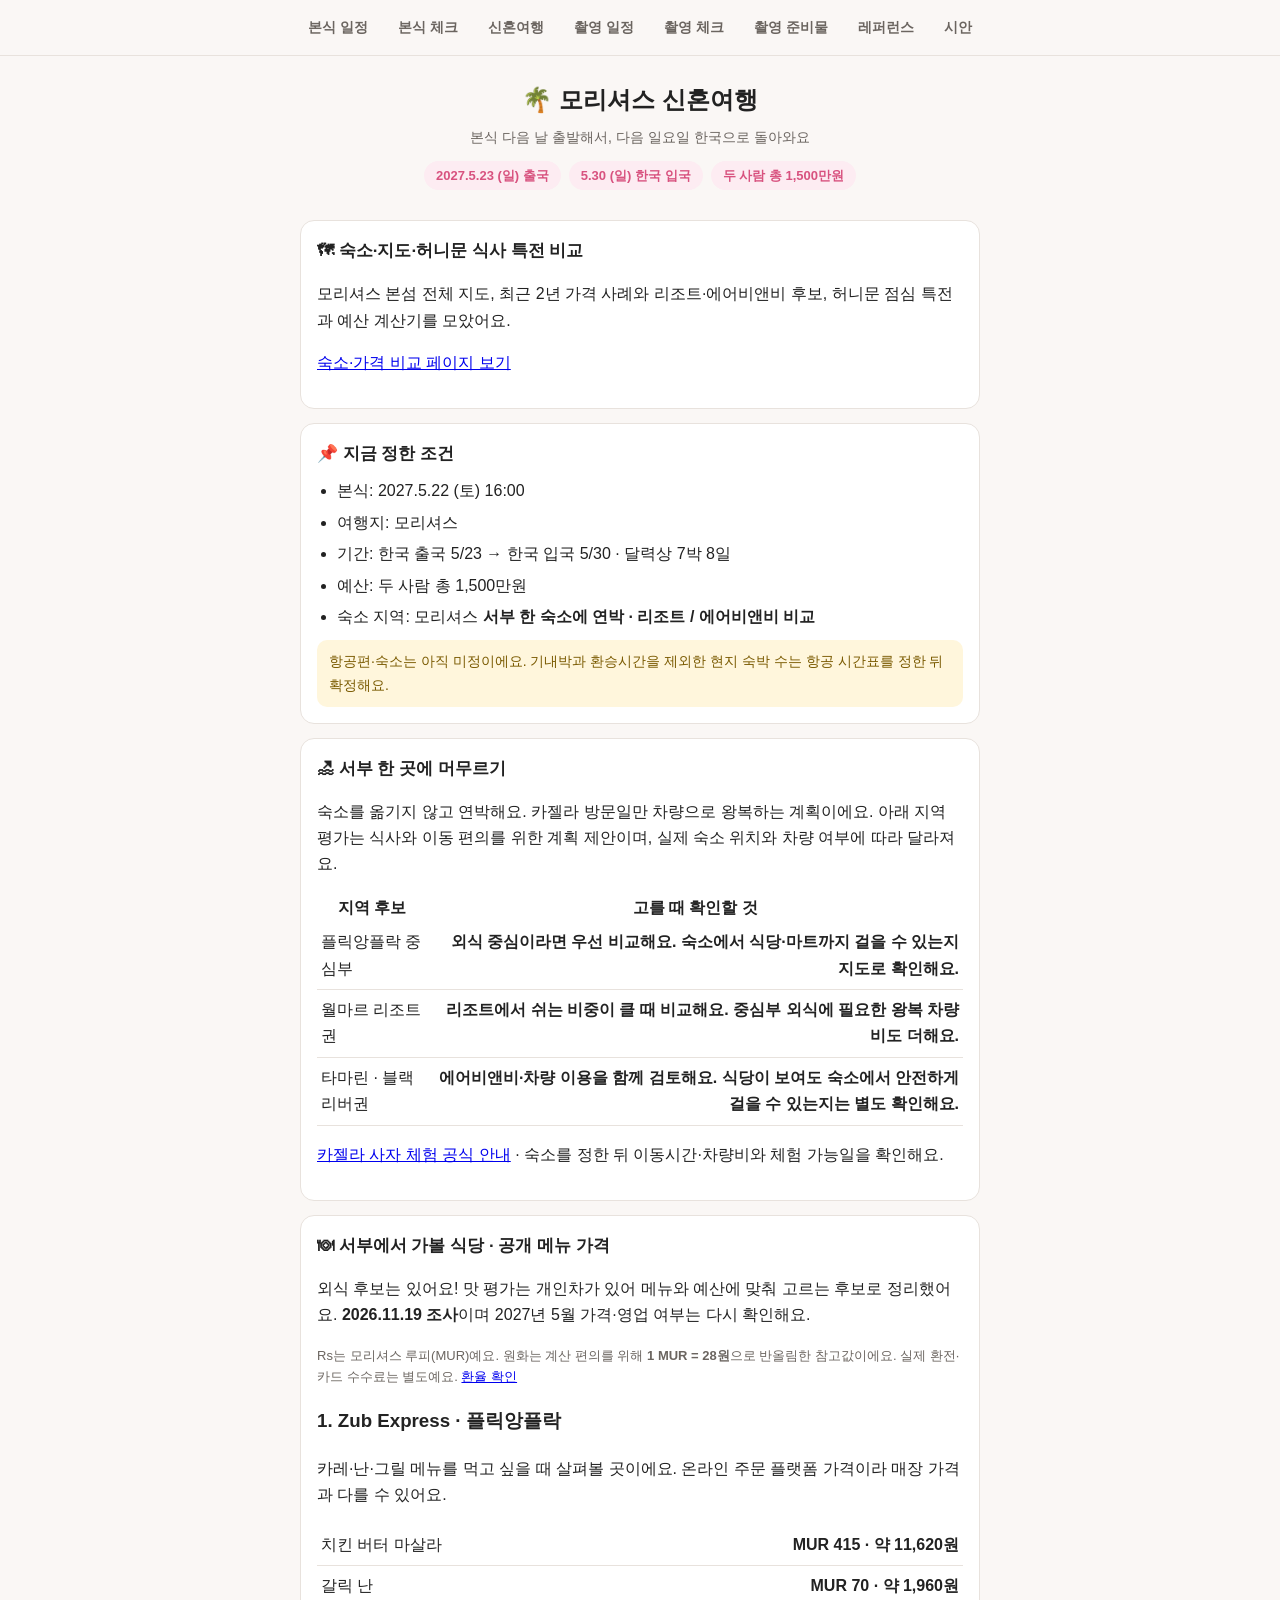
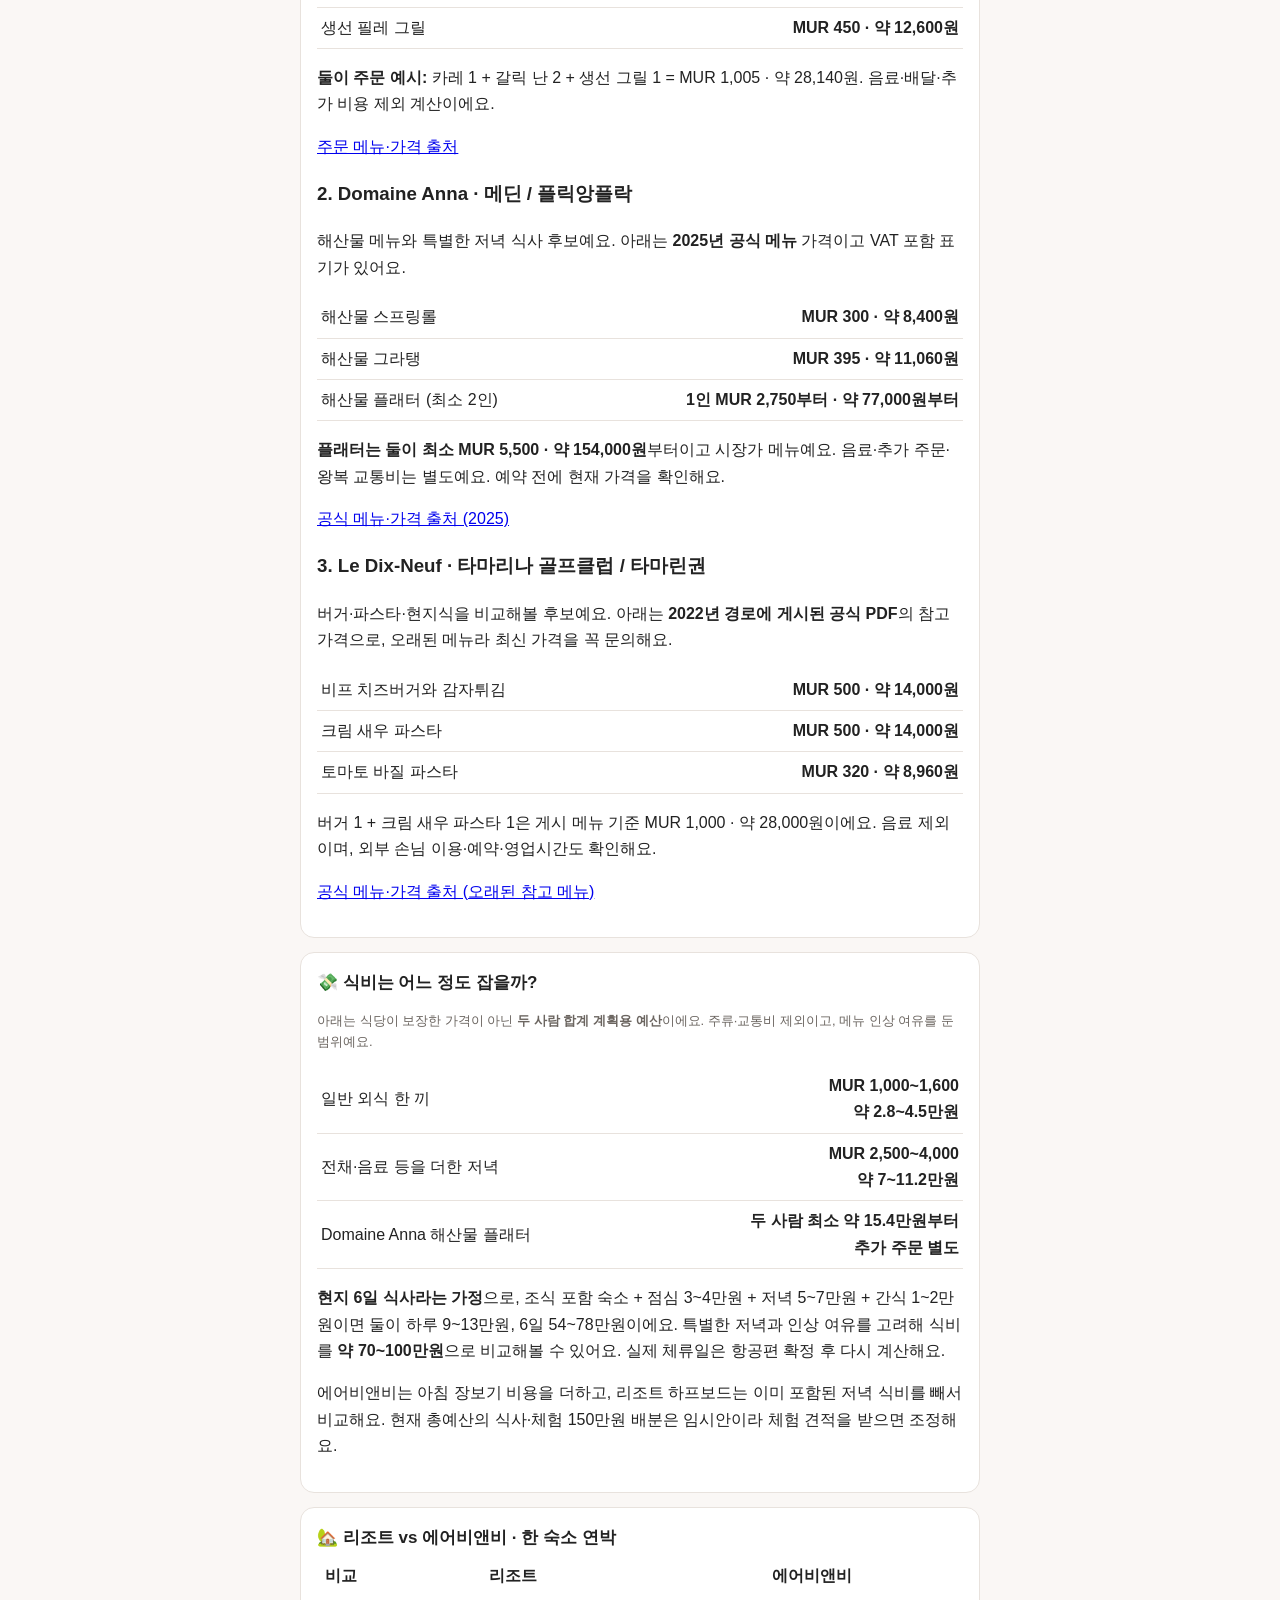
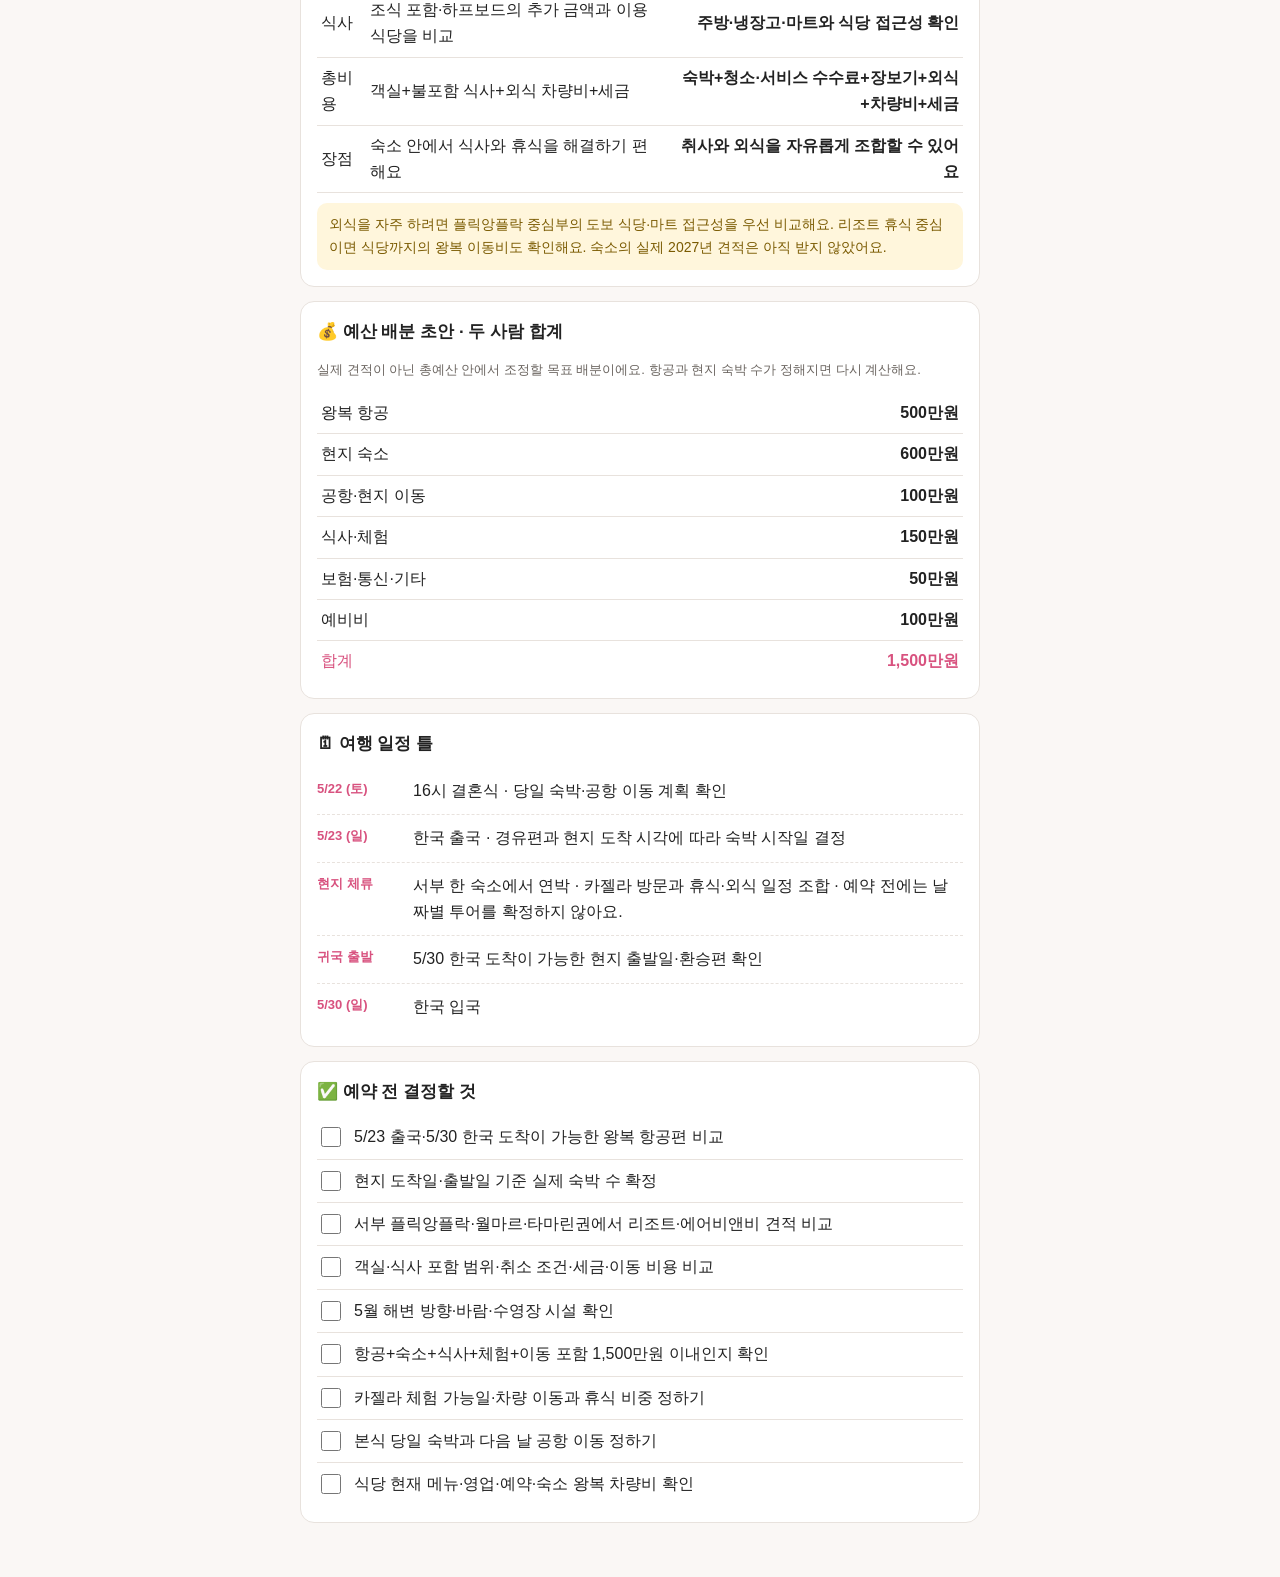
<file: mauritius-plan.html>
<!DOCTYPE html><html lang="ko"><head><meta charset="utf-8"><meta name="viewport" content="width=device-width, initial-scale=1"><title>모리셔스 신혼여행 · 결혼준비작전</title><link rel="stylesheet" href="style.css"></head>
<body data-page="mauritius-plan.html"><main>
<header><h1>🌴 모리셔스 신혼여행</h1><p>본식 다음 날 출발해서, 다음 일요일 한국으로 돌아와요</p><div class="chips"><span class="chip">2027.5.23 (일) 출국</span><span class="chip">5.30 (일) 한국 입국</span><span class="chip">두 사람 총 1,500만원</span></div></header>
<section><h2>🗺 숙소·지도·허니문 식사 특전 비교</h2><p>모리셔스 본섬 전체 지도, 최근 2년 가격 사례와 리조트·에어비앤비 후보, 허니문 점심 특전과 예산 계산기를 모았어요.</p><p><a href="mauritius-guide.html">숙소·가격 비교 페이지 보기</a></p></section>
<section><h2>📌 지금 정한 조건</h2><ul><li>본식: 2027.5.22 (토) 16:00</li><li>여행지: 모리셔스</li><li>기간: 한국 출국 5/23 → 한국 입국 5/30 · 달력상 7박 8일</li><li>예산: 두 사람 총 1,500만원</li><li>숙소 지역: 모리셔스 <b>서부 한 숙소에 연박 · 리조트 / 에어비앤비 비교</b></li></ul><div class="note">항공편·숙소는 아직 미정이에요. 기내박과 환승시간을 제외한 현지 숙박 수는 항공 시간표를 정한 뒤 확정해요.</div></section>
<section><h2>🏖 서부 한 곳에 머무르기</h2><p>숙소를 옮기지 않고 연박해요. 카젤라 방문일만 차량으로 왕복하는 계획이에요. 아래 지역 평가는 식사와 이동 편의를 위한 계획 제안이며, 실제 숙소 위치와 차량 여부에 따라 달라져요.</p><div class="scroll"><table><tr><th>지역 후보</th><th>고를 때 확인할 것</th></tr><tr><td>플릭앙플락 중심부</td><td>외식 중심이라면 우선 비교해요. 숙소에서 식당·마트까지 걸을 수 있는지 지도로 확인해요.</td></tr><tr><td>월마르 리조트권</td><td>리조트에서 쉬는 비중이 클 때 비교해요. 중심부 외식에 필요한 왕복 차량비도 더해요.</td></tr><tr><td>타마린 · 블랙리버권</td><td>에어비앤비·차량 이용을 함께 검토해요. 식당이 보여도 숙소에서 안전하게 걸을 수 있는지는 별도 확인해요.</td></tr></table></div><p><a href="https://caselaparks.com/activity/walk-with-the-lions/" target="_blank" rel="noopener">카젤라 사자 체험 공식 안내</a> · 숙소를 정한 뒤 이동시간·차량비와 체험 가능일을 확인해요.</p></section>
<section><h2>🍽 서부에서 가볼 식당 · 공개 메뉴 가격</h2><p>외식 후보는 있어요! 맛 평가는 개인차가 있어 메뉴와 예산에 맞춰 고르는 후보로 정리했어요. <b>2026.11.19 조사</b>이며 2027년 5월 가격·영업 여부는 다시 확인해요.</p><p class="sub">Rs는 모리셔스 루피(MUR)예요. 원화는 계산 편의를 위해 <b>1 MUR = 28원</b>으로 반올림한 참고값이에요. 실제 환전·카드 수수료는 별도예요. <a href="https://www.xe.com/currencyconverter/convert/?Amount=1&amp;From=MUR&amp;To=KRW" target="_blank" rel="noopener">환율 확인</a></p>
<h3>1. Zub Express · 플릭앙플락</h3><p>카레·난·그릴 메뉴를 먹고 싶을 때 살펴볼 곳이에요. 온라인 주문 플랫폼 가격이라 매장 가격과 다를 수 있어요.</p><table><tr><td>치킨 버터 마살라</td><td>MUR 415 · 약 11,620원</td></tr><tr><td>갈릭 난</td><td>MUR 70 · 약 1,960원</td></tr><tr><td>생선 필레 그릴</td><td>MUR 450 · 약 12,600원</td></tr></table><p><b>둘이 주문 예시:</b> 카레 1 + 갈릭 난 2 + 생선 그릴 1 = MUR 1,005 · 약 28,140원. 음료·배달·추가 비용 제외 계산이에요.</p><p><a href="https://savoraexpress.com/restaurants/zubexpress" target="_blank" rel="noopener">주문 메뉴·가격 출처</a></p>
<h3>2. Domaine Anna · 메딘 / 플릭앙플락</h3><p>해산물 메뉴와 특별한 저녁 식사 후보예요. 아래는 <b>2025년 공식 메뉴</b> 가격이고 VAT 포함 표기가 있어요.</p><table><tr><td>해산물 스프링롤</td><td>MUR 300 · 약 8,400원</td></tr><tr><td>해산물 그라탱</td><td>MUR 395 · 약 11,060원</td></tr><tr><td>해산물 플래터 (최소 2인)</td><td>1인 MUR 2,750부터 · 약 77,000원부터</td></tr></table><p><b>플래터는 둘이 최소 MUR 5,500 · 약 154,000원</b>부터이고 시장가 메뉴예요. 음료·추가 주문·왕복 교통비는 별도예요. 예약 전에 현재 가격을 확인해요.</p><p><a href="https://domaineanna.mu/wp-content/uploads/2025/03/Domaine-Anna-Food-Menu-2025.pdf" target="_blank" rel="noopener">공식 메뉴·가격 출처 (2025)</a></p>
<h3>3. Le Dix-Neuf · 타마리나 골프클럽 / 타마린권</h3><p>버거·파스타·현지식을 비교해볼 후보예요. 아래는 <b>2022년 경로에 게시된 공식 PDF</b>의 참고 가격으로, 오래된 메뉴라 최신 가격을 꼭 문의해요.</p><table><tr><td>비프 치즈버거와 감자튀김</td><td>MUR 500 · 약 14,000원</td></tr><tr><td>크림 새우 파스타</td><td>MUR 500 · 약 14,000원</td></tr><tr><td>토마토 바질 파스타</td><td>MUR 320 · 약 8,960원</td></tr></table><p>버거 1 + 크림 새우 파스타 1은 게시 메뉴 기준 MUR 1,000 · 약 28,000원이에요. 음료 제외이며, 외부 손님 이용·예약·영업시간도 확인해요.</p><p><a href="https://tamarinagolfclub.com/wp-content/uploads/2022/11/TamarinaMenu.pdf" target="_blank" rel="noopener">공식 메뉴·가격 출처 (오래된 참고 메뉴)</a></p></section>
<section><h2>💸 식비는 어느 정도 잡을까?</h2><p class="sub">아래는 식당이 보장한 가격이 아닌 <b>두 사람 합계 계획용 예산</b>이에요. 주류·교통비 제외이고, 메뉴 인상 여유를 둔 범위예요.</p><table><tr><td>일반 외식 한 끼</td><td>MUR 1,000~1,600<br>약 2.8~4.5만원</td></tr><tr><td>전채·음료 등을 더한 저녁</td><td>MUR 2,500~4,000<br>약 7~11.2만원</td></tr><tr><td>Domaine Anna 해산물 플래터</td><td>두 사람 최소 약 15.4만원부터<br>추가 주문 별도</td></tr></table><p><b>현지 6일 식사라는 가정</b>으로, 조식 포함 숙소 + 점심 3~4만원 + 저녁 5~7만원 + 간식 1~2만원이면 둘이 하루 9~13만원, 6일 54~78만원이에요. 특별한 저녁과 인상 여유를 고려해 식비를 <b>약 70~100만원</b>으로 비교해볼 수 있어요. 실제 체류일은 항공편 확정 후 다시 계산해요.</p><p>에어비앤비는 아침 장보기 비용을 더하고, 리조트 하프보드는 이미 포함된 저녁 식비를 빼서 비교해요. 현재 총예산의 식사·체험 150만원 배분은 임시안이라 체험 견적을 받으면 조정해요.</p></section>
<section><h2>🏡 리조트 vs 에어비앤비 · 한 숙소 연박</h2><div class="scroll"><table><tr><th>비교</th><th>리조트</th><th>에어비앤비</th></tr><tr><td>식사</td><td>조식 포함·하프보드의 추가 금액과 이용 식당을 비교</td><td>주방·냉장고·마트와 식당 접근성 확인</td></tr><tr><td>총비용</td><td>객실+불포함 식사+외식 차량비+세금</td><td>숙박+청소·서비스 수수료+장보기+외식+차량비+세금</td></tr><tr><td>장점</td><td>숙소 안에서 식사와 휴식을 해결하기 편해요</td><td>취사와 외식을 자유롭게 조합할 수 있어요</td></tr></table></div><div class="note">외식을 자주 하려면 플릭앙플락 중심부의 도보 식당·마트 접근성을 우선 비교해요. 리조트 휴식 중심이면 식당까지의 왕복 이동비도 확인해요. 숙소의 실제 2027년 견적은 아직 받지 않았어요.</div></section>
<section><h2>💰 예산 배분 초안 · 두 사람 합계</h2><p class="sub">실제 견적이 아닌 총예산 안에서 조정할 목표 배분이에요. 항공과 현지 숙박 수가 정해지면 다시 계산해요.</p><table><tr><td>왕복 항공</td><td>500만원</td></tr><tr><td>현지 숙소</td><td>600만원</td></tr><tr><td>공항·현지 이동</td><td>100만원</td></tr><tr><td>식사·체험</td><td>150만원</td></tr><tr><td>보험·통신·기타</td><td>50만원</td></tr><tr><td>예비비</td><td>100만원</td></tr><tr class="total"><td>합계</td><td>1,500만원</td></tr></table></section>
<section><h2>🗓 여행 일정 틀</h2><ul class="tl"><li><span class="t">5/22 (토)</span><span>16시 결혼식 · 당일 숙박·공항 이동 계획 확인</span></li><li><span class="t">5/23 (일)</span><span>한국 출국 · 경유편과 현지 도착 시각에 따라 숙박 시작일 결정</span></li><li><span class="t">현지 체류</span><span>서부 한 숙소에서 연박 · 카젤라 방문과 휴식·외식 일정 조합 · 예약 전에는 날짜별 투어를 확정하지 않아요.</span></li><li><span class="t">귀국 출발</span><span>5/30 한국 도착이 가능한 현지 출발일·환승편 확인</span></li><li><span class="t">5/30 (일)</span><span>한국 입국</span></li></ul></section>
<section class="chk"><h2>✅ 예약 전 결정할 것</h2>
<label><input type="checkbox" data-k="hm-air"><span>5/23 출국·5/30 한국 도착이 가능한 왕복 항공편 비교</span></label>
<label><input type="checkbox" data-k="hm-night"><span>현지 도착일·출발일 기준 실제 숙박 수 확정</span></label>
<label><input type="checkbox" data-k="hm-region"><span>서부 플릭앙플락·월마르·타마린권에서 리조트·에어비앤비 견적 비교</span></label>
<label><input type="checkbox" data-k="hm-room"><span>객실·식사 포함 범위·취소 조건·세금·이동 비용 비교</span></label>
<label><input type="checkbox" data-k="hm-wind"><span>5월 해변 방향·바람·수영장 시설 확인</span></label>
<label><input type="checkbox" data-k="hm-budget"><span>항공+숙소+식사+체험+이동 포함 1,500만원 이내인지 확인</span></label>
<label><input type="checkbox" data-k="hm-activity"><span>카젤라 체험 가능일·차량 이동과 휴식 비중 정하기</span></label>
<label><input type="checkbox" data-k="hm-airport"><span>본식 당일 숙박과 다음 날 공항 이동 정하기</span></label>
<label><input type="checkbox" data-k="hm-food"><span>식당 현재 메뉴·영업·예약·숙소 왕복 차량비 확인</span></label>
</section>
</main><script src="app.js?v=20261122-itinerary-food"></script></body></html>
</file>
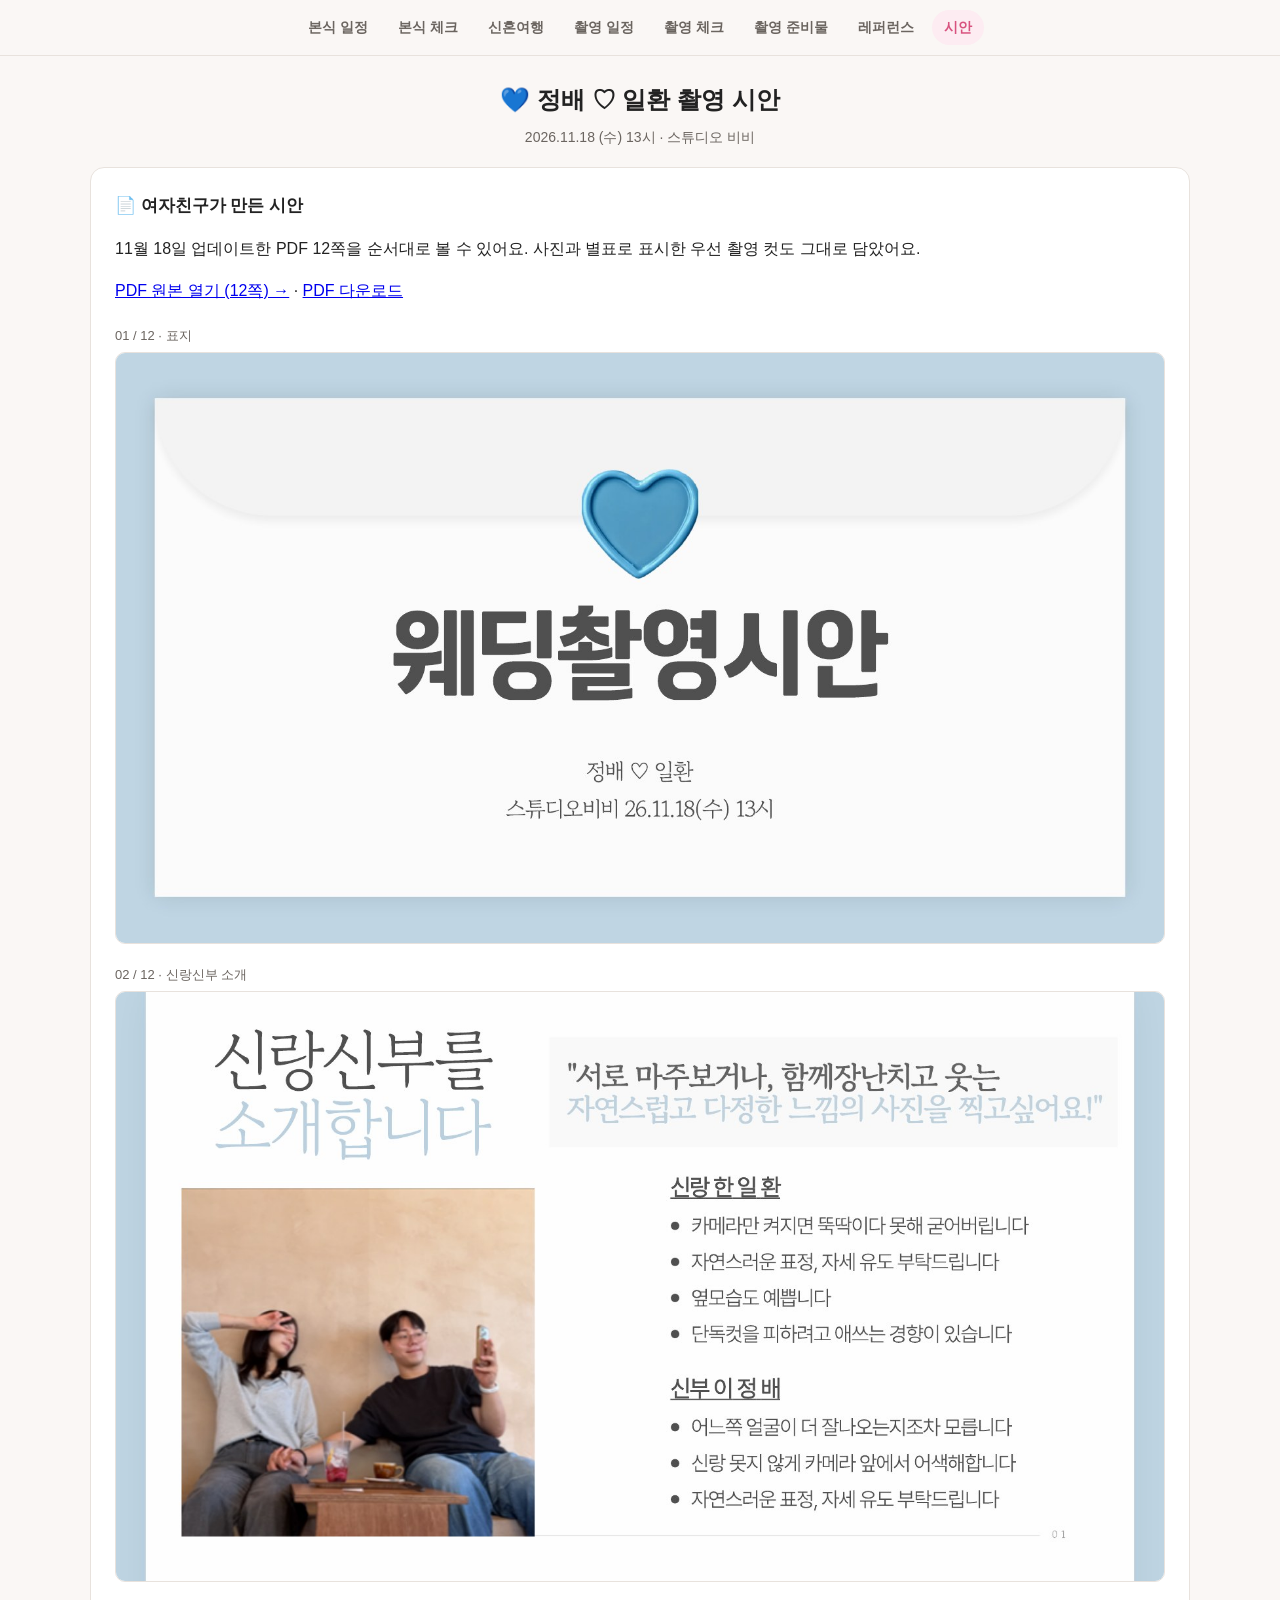
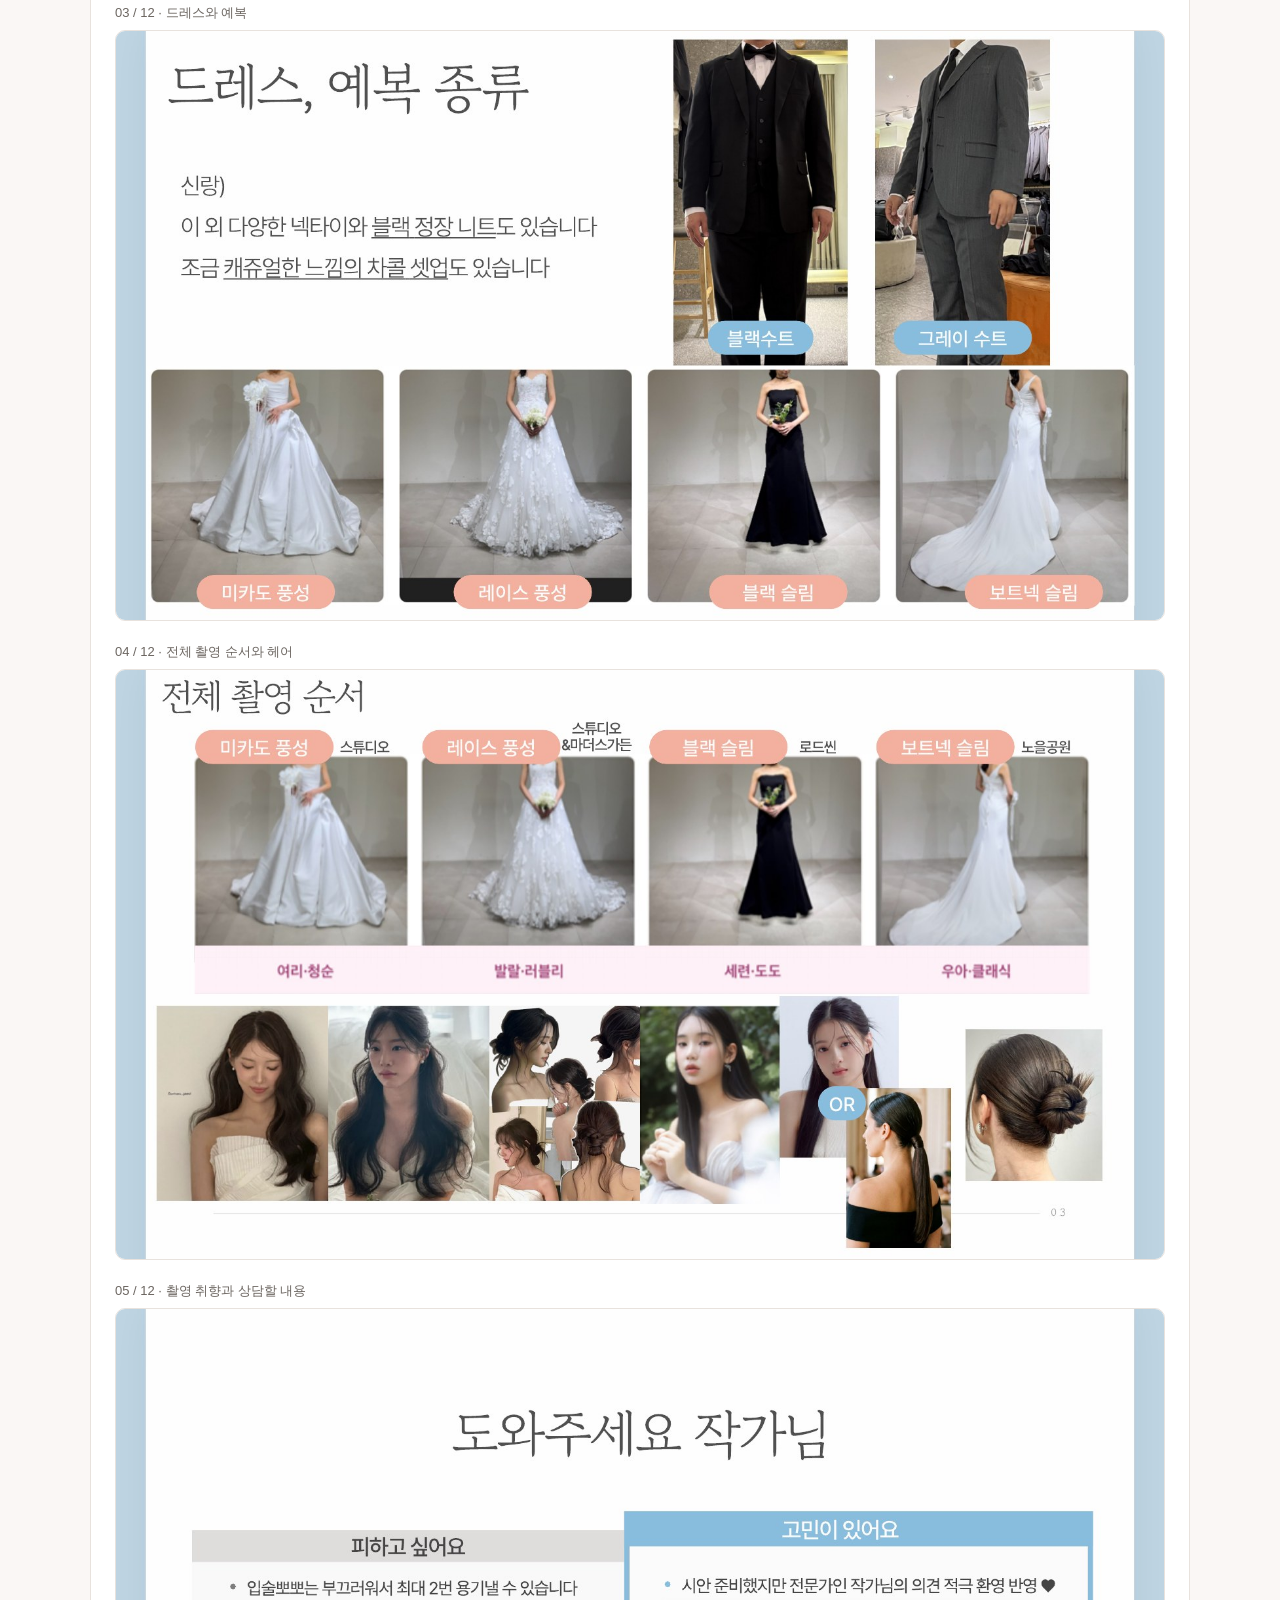
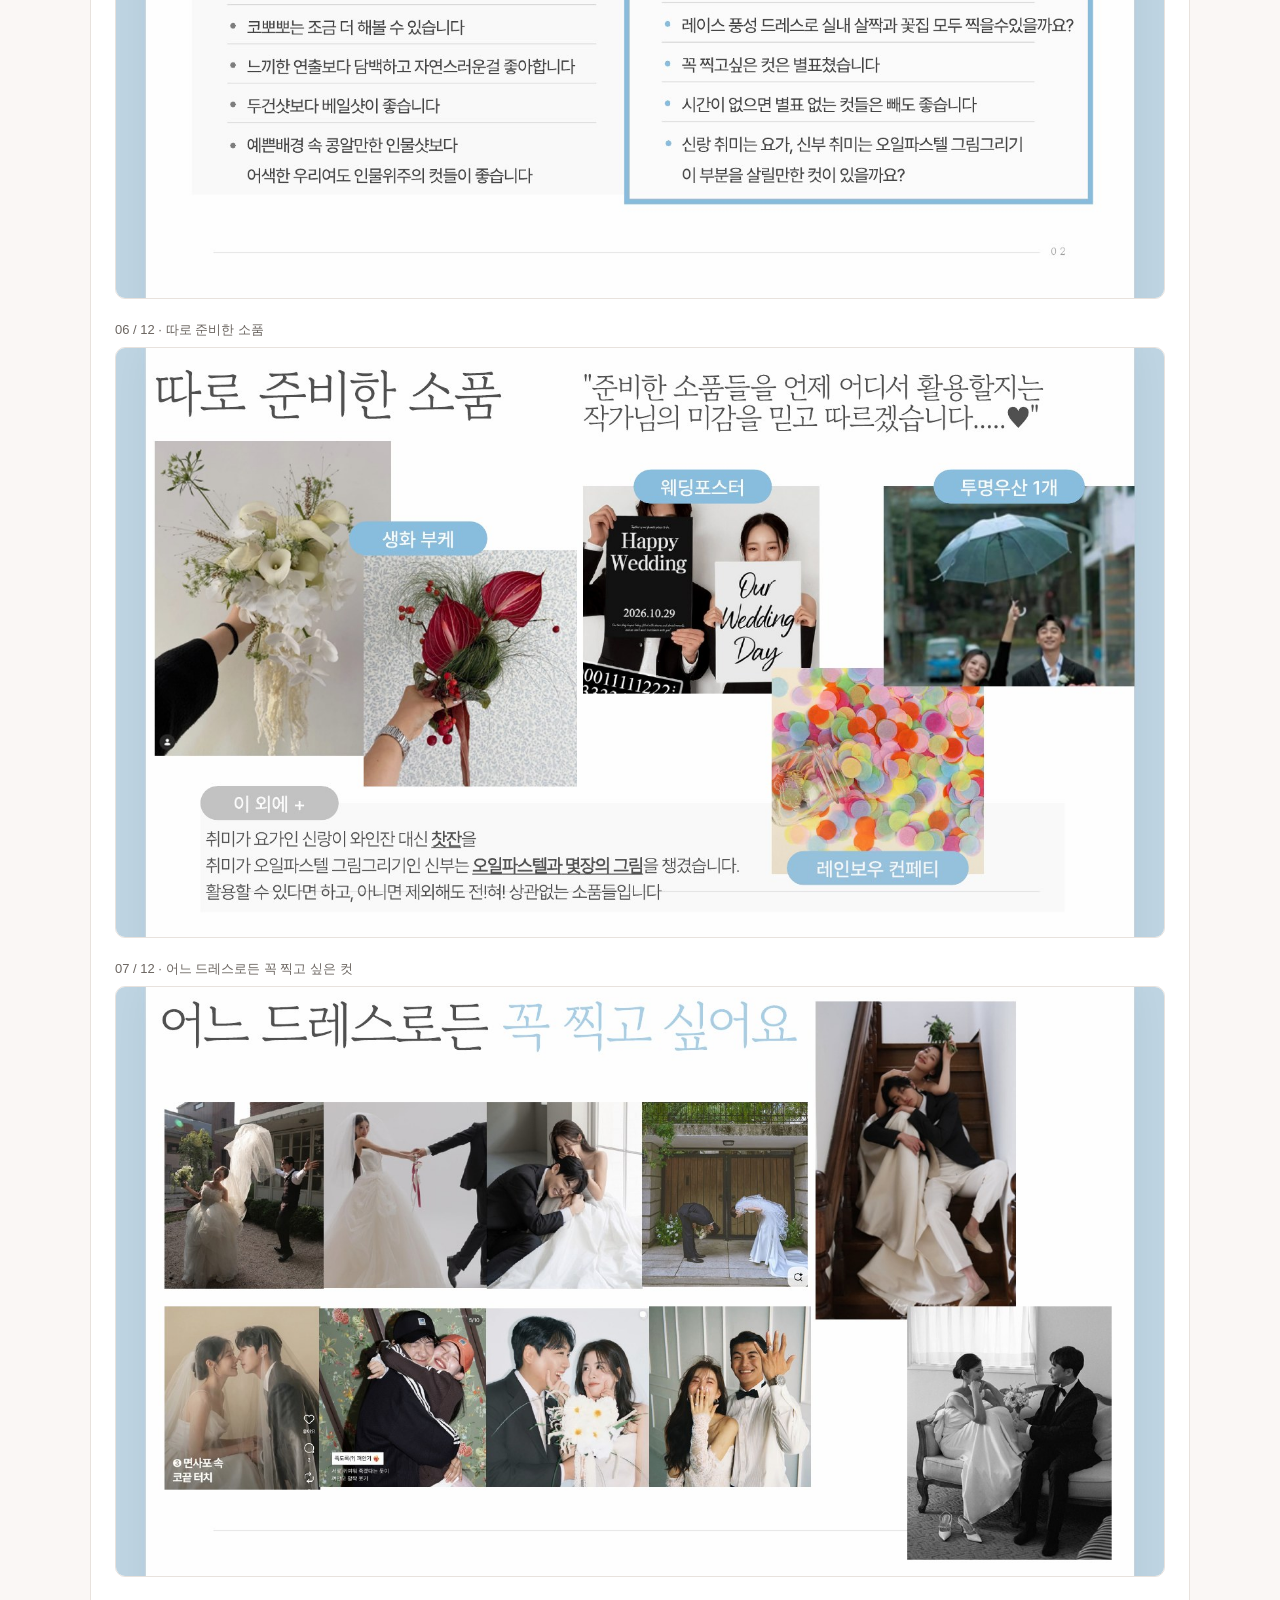
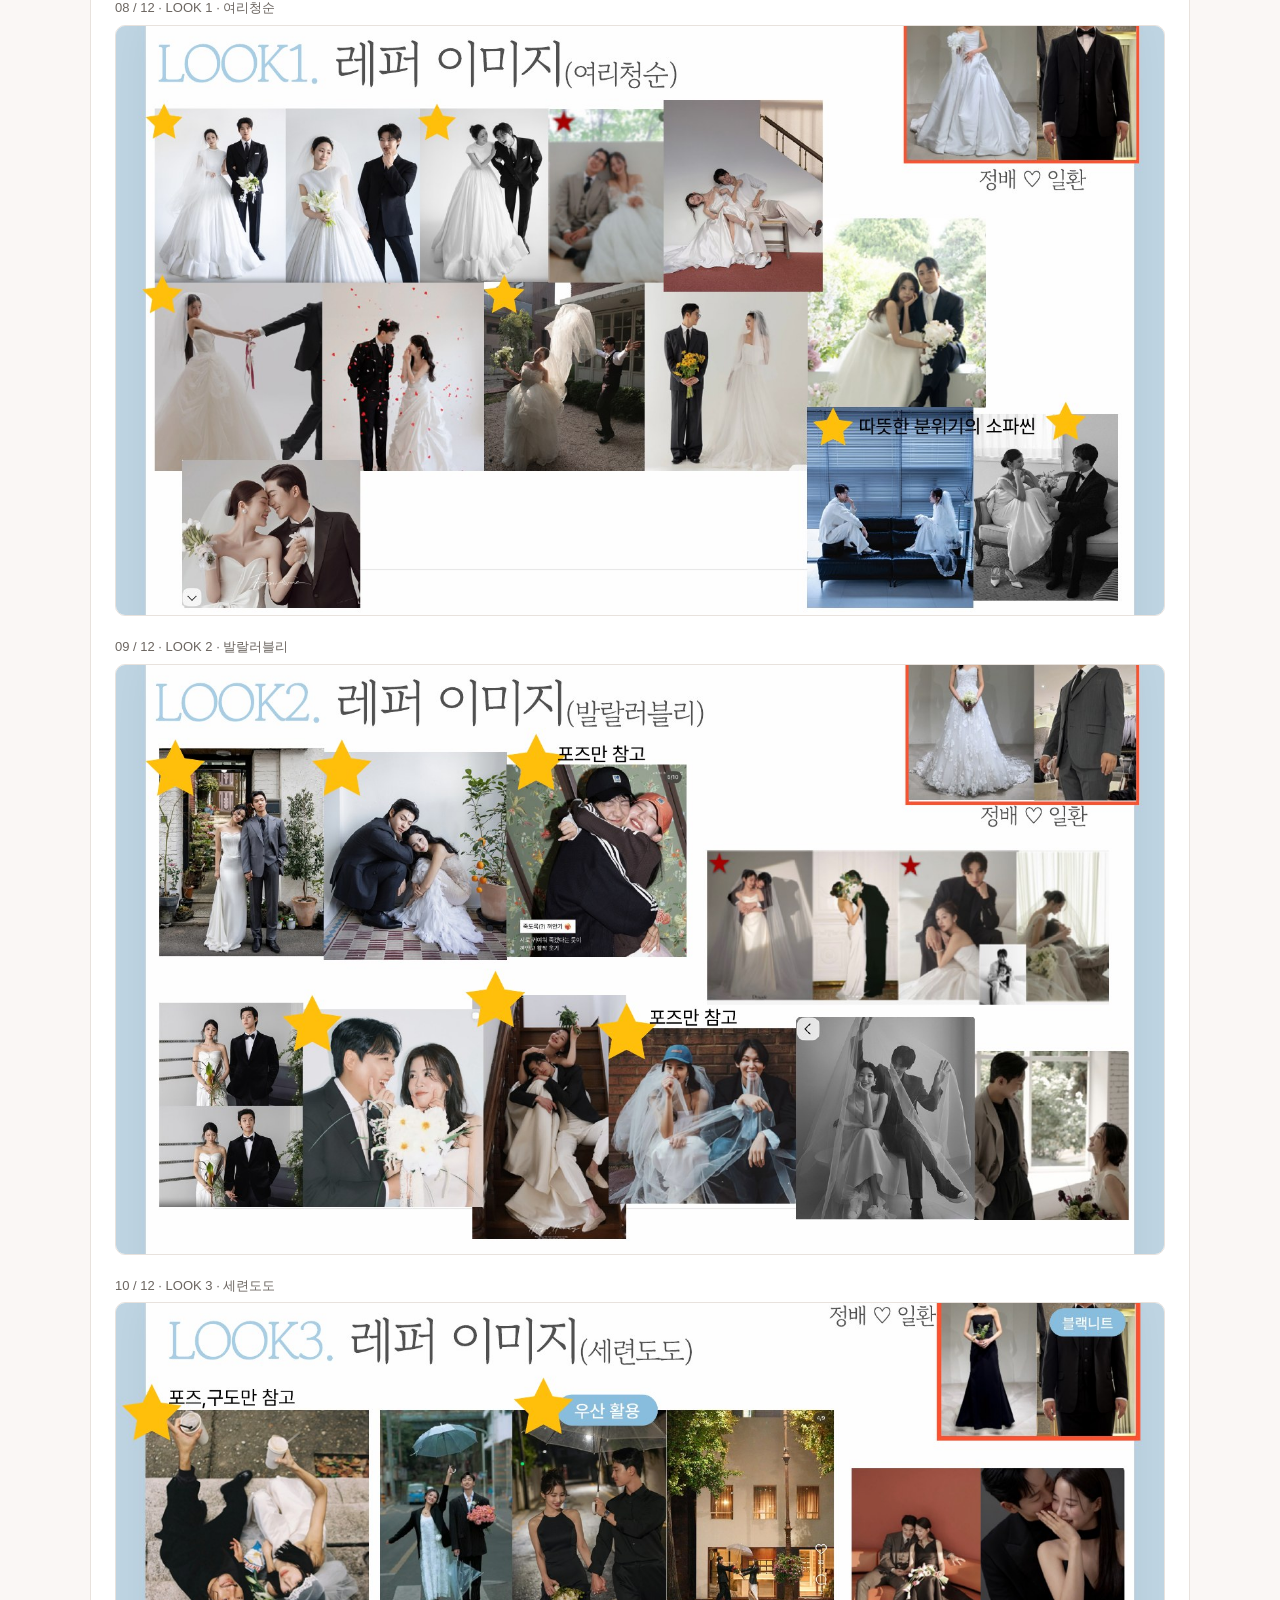
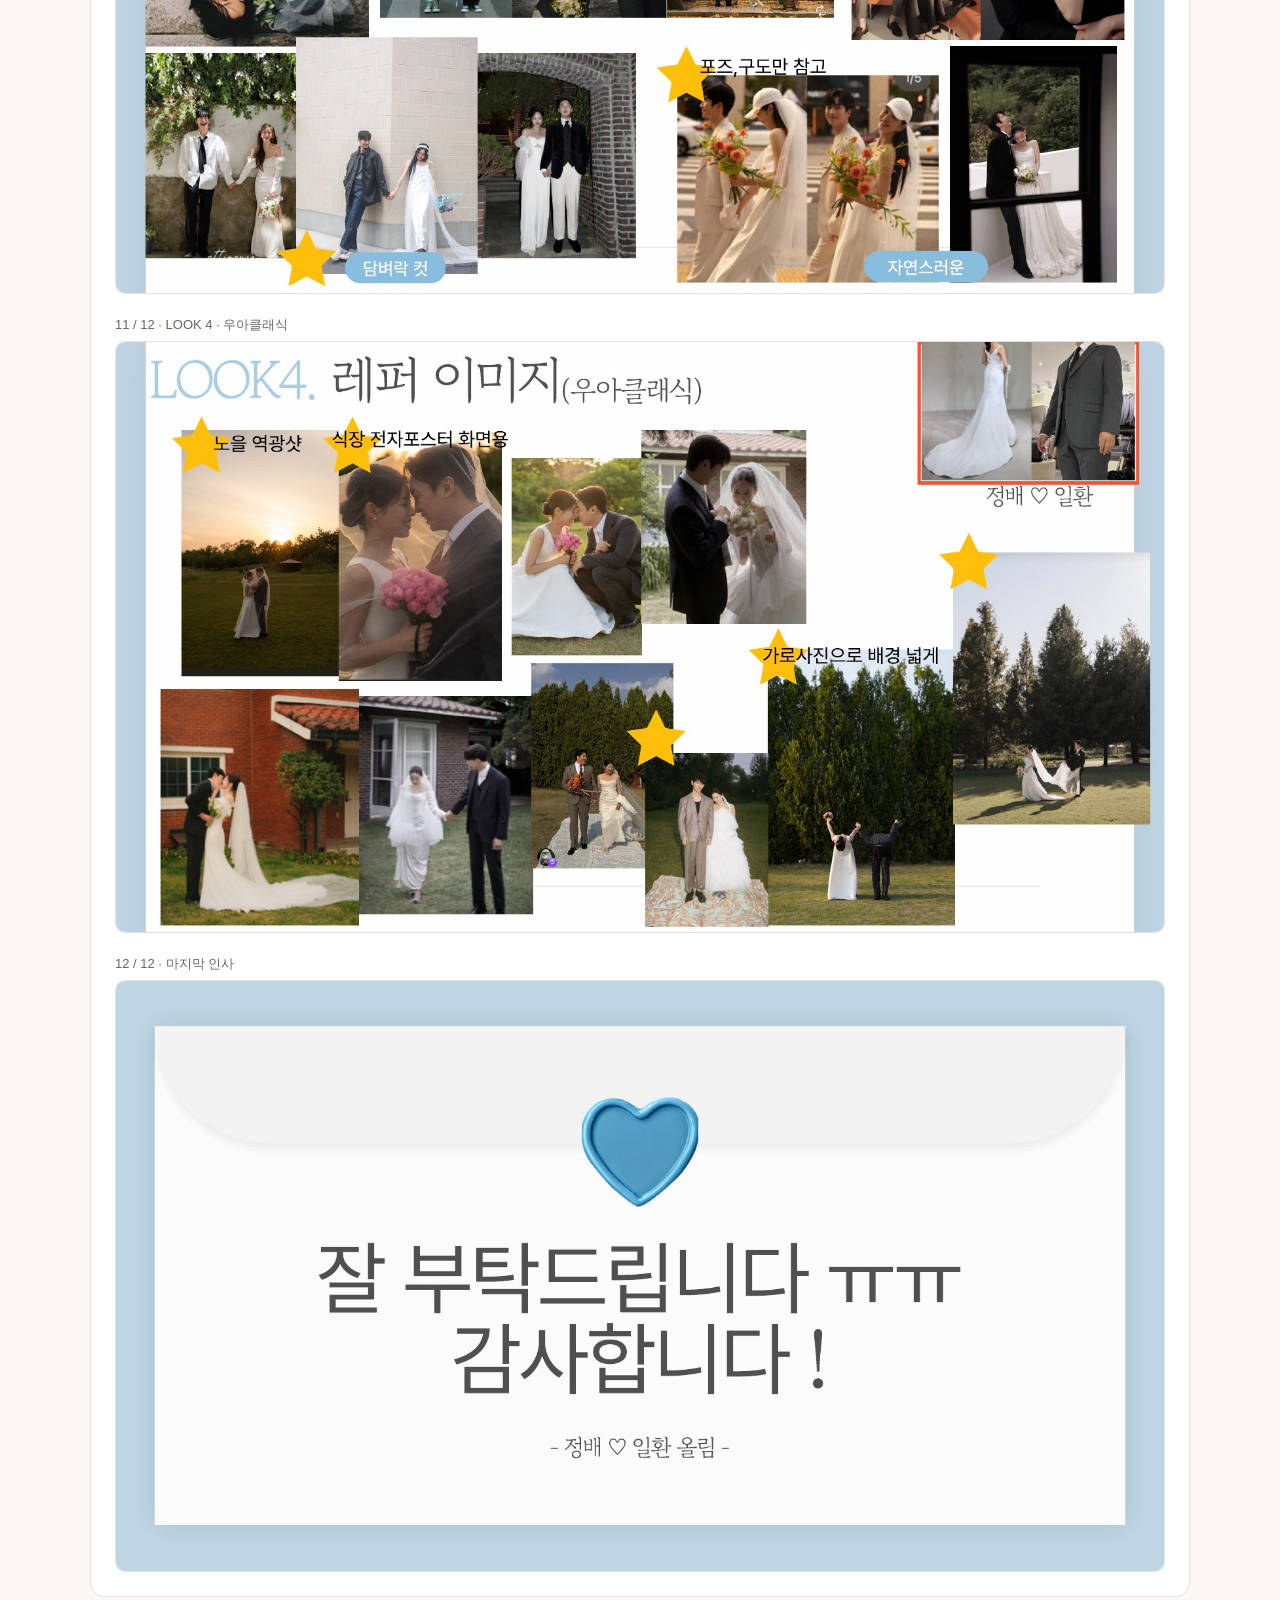
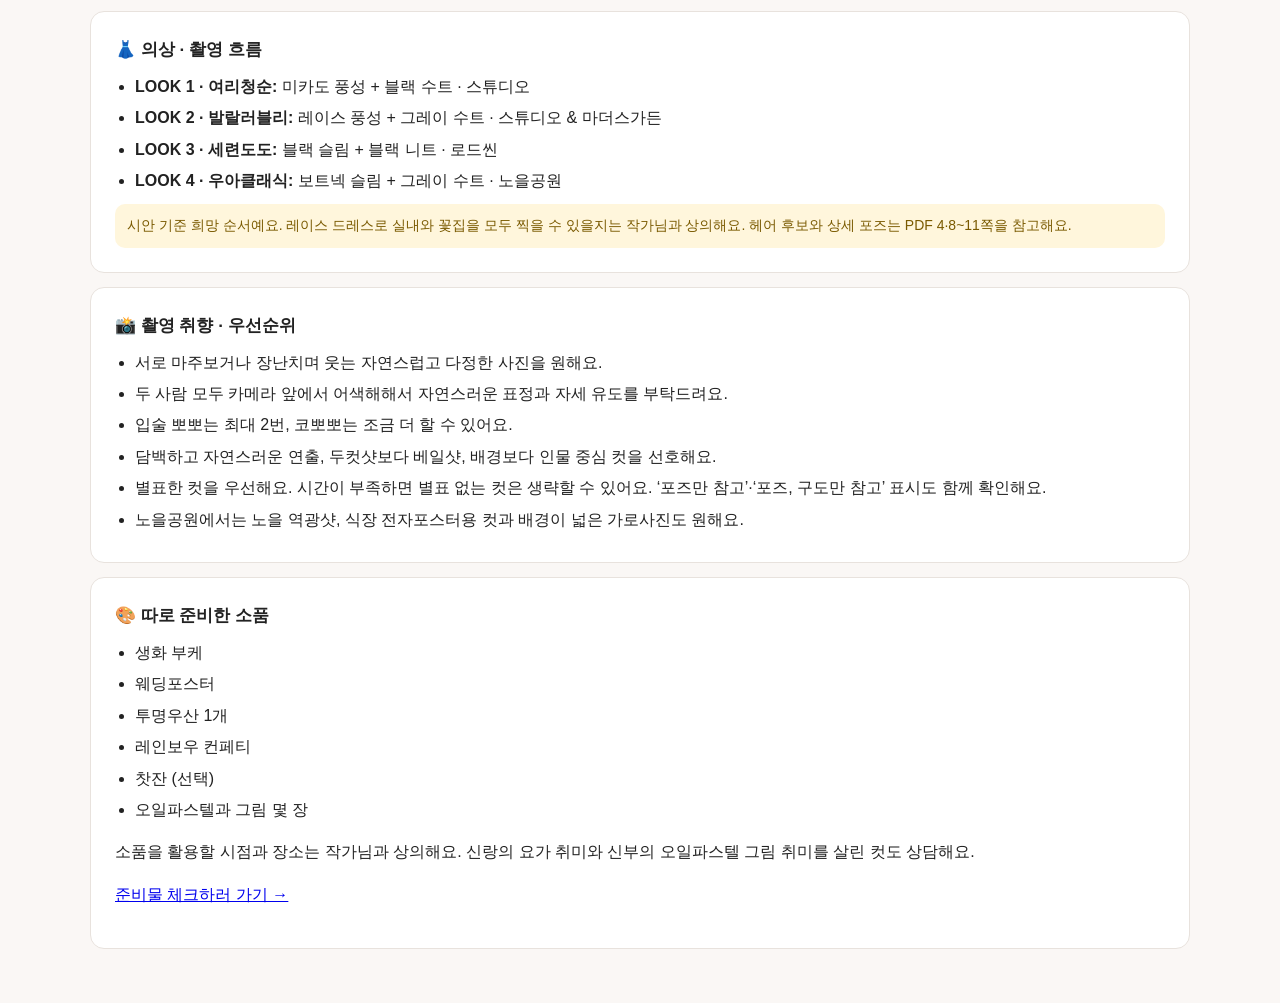
<file: shoot-plan.html>
<!DOCTYPE html><html lang="ko"><head><meta charset="utf-8"><meta name="viewport" content="width=device-width, initial-scale=1"><title>시안 · 웨딩 촬영 안내</title><link rel="stylesheet" href="style.css"></head>
<body data-page="shoot-plan.html"><main class="wide shoot-plan">
<header><h1>💙 정배 ♡ 일환 촬영 시안</h1><p>2026.11.18 (수) 13시 · 스튜디오 비비</p></header>
<section><h2>📄 여자친구가 만든 시안</h2><p>11월 18일 업데이트한 PDF 12쪽을 순서대로 볼 수 있어요. 사진과 별표로 표시한 우선 촬영 컷도 그대로 담았어요.</p><p><a href="reference/shoot-plan/wedding-shoot-plan.pdf?v=d9f38a8c86" target="_blank" rel="noopener">PDF 원본 열기 (12쪽) →</a> · <a href="reference/shoot-plan/wedding-shoot-plan.pdf?v=d9f38a8c86" download>PDF 다운로드</a></p>
<div class="shoot-pages">
<figure><figcaption>01 / 12 · 표지</figcaption><a href="images/shoot-plan/page-01.jpg?v=d9f38a8c86" target="_blank" rel="noopener" aria-label="1쪽 표지 크게 보기"><img src="images/shoot-plan/page-01.jpg?v=d9f38a8c86" alt="웨딩 촬영 시안 1쪽 · 표지" loading="eager" width="1600" height="900"></a></figure>
<figure><figcaption>02 / 12 · 신랑신부 소개</figcaption><a href="images/shoot-plan/page-02.jpg?v=d9f38a8c86" target="_blank" rel="noopener" aria-label="2쪽 신랑신부 소개 크게 보기"><img src="images/shoot-plan/page-02.jpg?v=d9f38a8c86" alt="웨딩 촬영 시안 2쪽 · 신랑신부 소개" loading="lazy" width="1600" height="900"></a></figure>
<figure><figcaption>03 / 12 · 드레스와 예복</figcaption><a href="images/shoot-plan/page-03.jpg?v=d9f38a8c86" target="_blank" rel="noopener" aria-label="3쪽 드레스와 예복 크게 보기"><img src="images/shoot-plan/page-03.jpg?v=d9f38a8c86" alt="웨딩 촬영 시안 3쪽 · 드레스와 예복" loading="lazy" width="1600" height="900"></a></figure>
<figure><figcaption>04 / 12 · 전체 촬영 순서와 헤어</figcaption><a href="images/shoot-plan/page-04.jpg?v=d9f38a8c86" target="_blank" rel="noopener" aria-label="4쪽 전체 촬영 순서와 헤어 크게 보기"><img src="images/shoot-plan/page-04.jpg?v=d9f38a8c86" alt="웨딩 촬영 시안 4쪽 · 전체 촬영 순서와 헤어" loading="lazy" width="1600" height="900"></a></figure>
<figure><figcaption>05 / 12 · 촬영 취향과 상담할 내용</figcaption><a href="images/shoot-plan/page-05.jpg?v=d9f38a8c86" target="_blank" rel="noopener" aria-label="5쪽 촬영 취향과 상담할 내용 크게 보기"><img src="images/shoot-plan/page-05.jpg?v=d9f38a8c86" alt="웨딩 촬영 시안 5쪽 · 촬영 취향과 상담할 내용" loading="lazy" width="1600" height="900"></a></figure>
<figure><figcaption>06 / 12 · 따로 준비한 소품</figcaption><a href="images/shoot-plan/page-06.jpg?v=d9f38a8c86" target="_blank" rel="noopener" aria-label="6쪽 따로 준비한 소품 크게 보기"><img src="images/shoot-plan/page-06.jpg?v=d9f38a8c86" alt="웨딩 촬영 시안 6쪽 · 따로 준비한 소품" loading="lazy" width="1600" height="900"></a></figure>
<figure><figcaption>07 / 12 · 어느 드레스로든 꼭 찍고 싶은 컷</figcaption><a href="images/shoot-plan/page-07.jpg?v=d9f38a8c86" target="_blank" rel="noopener" aria-label="7쪽 어느 드레스로든 꼭 찍고 싶은 컷 크게 보기"><img src="images/shoot-plan/page-07.jpg?v=d9f38a8c86" alt="웨딩 촬영 시안 7쪽 · 어느 드레스로든 꼭 찍고 싶은 컷" loading="lazy" width="1600" height="900"></a></figure>
<figure><figcaption>08 / 12 · LOOK 1 · 여리청순</figcaption><a href="images/shoot-plan/page-08.jpg?v=d9f38a8c86" target="_blank" rel="noopener" aria-label="8쪽 LOOK 1 · 여리청순 크게 보기"><img src="images/shoot-plan/page-08.jpg?v=d9f38a8c86" alt="웨딩 촬영 시안 8쪽 · LOOK 1 · 여리청순" loading="lazy" width="1600" height="900"></a></figure>
<figure><figcaption>09 / 12 · LOOK 2 · 발랄러블리</figcaption><a href="images/shoot-plan/page-09.jpg?v=d9f38a8c86" target="_blank" rel="noopener" aria-label="9쪽 LOOK 2 · 발랄러블리 크게 보기"><img src="images/shoot-plan/page-09.jpg?v=d9f38a8c86" alt="웨딩 촬영 시안 9쪽 · LOOK 2 · 발랄러블리" loading="lazy" width="1600" height="900"></a></figure>
<figure><figcaption>10 / 12 · LOOK 3 · 세련도도</figcaption><a href="images/shoot-plan/page-10.jpg?v=d9f38a8c86" target="_blank" rel="noopener" aria-label="10쪽 LOOK 3 · 세련도도 크게 보기"><img src="images/shoot-plan/page-10.jpg?v=d9f38a8c86" alt="웨딩 촬영 시안 10쪽 · LOOK 3 · 세련도도" loading="lazy" width="1600" height="900"></a></figure>
<figure><figcaption>11 / 12 · LOOK 4 · 우아클래식</figcaption><a href="images/shoot-plan/page-11.jpg?v=d9f38a8c86" target="_blank" rel="noopener" aria-label="11쪽 LOOK 4 · 우아클래식 크게 보기"><img src="images/shoot-plan/page-11.jpg?v=d9f38a8c86" alt="웨딩 촬영 시안 11쪽 · LOOK 4 · 우아클래식" loading="lazy" width="1600" height="900"></a></figure>
<figure><figcaption>12 / 12 · 마지막 인사</figcaption><a href="images/shoot-plan/page-12.jpg?v=d9f38a8c86" target="_blank" rel="noopener" aria-label="12쪽 마지막 인사 크게 보기"><img src="images/shoot-plan/page-12.jpg?v=d9f38a8c86" alt="웨딩 촬영 시안 12쪽 · 마지막 인사" loading="lazy" width="1600" height="900"></a></figure>
</div></section>
<section><h2>👗 의상 · 촬영 흐름</h2><ul>
<li><b>LOOK 1 · 여리청순:</b> 미카도 풍성 + 블랙 수트 · 스튜디오</li>
<li><b>LOOK 2 · 발랄러블리:</b> 레이스 풍성 + 그레이 수트 · 스튜디오 &amp; 마더스가든</li>
<li><b>LOOK 3 · 세련도도:</b> 블랙 슬림 + 블랙 니트 · 로드씬</li>
<li><b>LOOK 4 · 우아클래식:</b> 보트넥 슬림 + 그레이 수트 · 노을공원</li>
</ul><div class="note">시안 기준 희망 순서예요. 레이스 드레스로 실내와 꽃집을 모두 찍을 수 있을지는 작가님과 상의해요. 헤어 후보와 상세 포즈는 PDF 4·8~11쪽을 참고해요.</div></section>
<section><h2>📸 촬영 취향 · 우선순위</h2><ul>
<li>서로 마주보거나 장난치며 웃는 자연스럽고 다정한 사진을 원해요.</li>
<li>두 사람 모두 카메라 앞에서 어색해해서 자연스러운 표정과 자세 유도를 부탁드려요.</li>
<li>입술 뽀뽀는 최대 2번, 코뽀뽀는 조금 더 할 수 있어요.</li>
<li>담백하고 자연스러운 연출, 두컷샷보다 베일샷, 배경보다 인물 중심 컷을 선호해요.</li>
<li>별표한 컷을 우선해요. 시간이 부족하면 별표 없는 컷은 생략할 수 있어요. ‘포즈만 참고’·‘포즈, 구도만 참고’ 표시도 함께 확인해요.</li>
<li>노을공원에서는 노을 역광샷, 식장 전자포스터용 컷과 배경이 넓은 가로사진도 원해요.</li>
</ul></section>
<section><h2>🎨 따로 준비한 소품</h2><ul>
<li>생화 부케</li><li>웨딩포스터</li><li>투명우산 1개</li><li>레인보우 컨페티</li><li>찻잔 (선택)</li><li>오일파스텔과 그림 몇 장</li>
</ul><p>소품을 활용할 시점과 장소는 작가님과 상의해요. 신랑의 요가 취미와 신부의 오일파스텔 그림 취미를 살린 컷도 상담해요.</p><p><a href="items.html">준비물 체크하러 가기 →</a></p></section>
</main><script src="app.js?v=20261122-itinerary-food"></script></body></html>
</file>
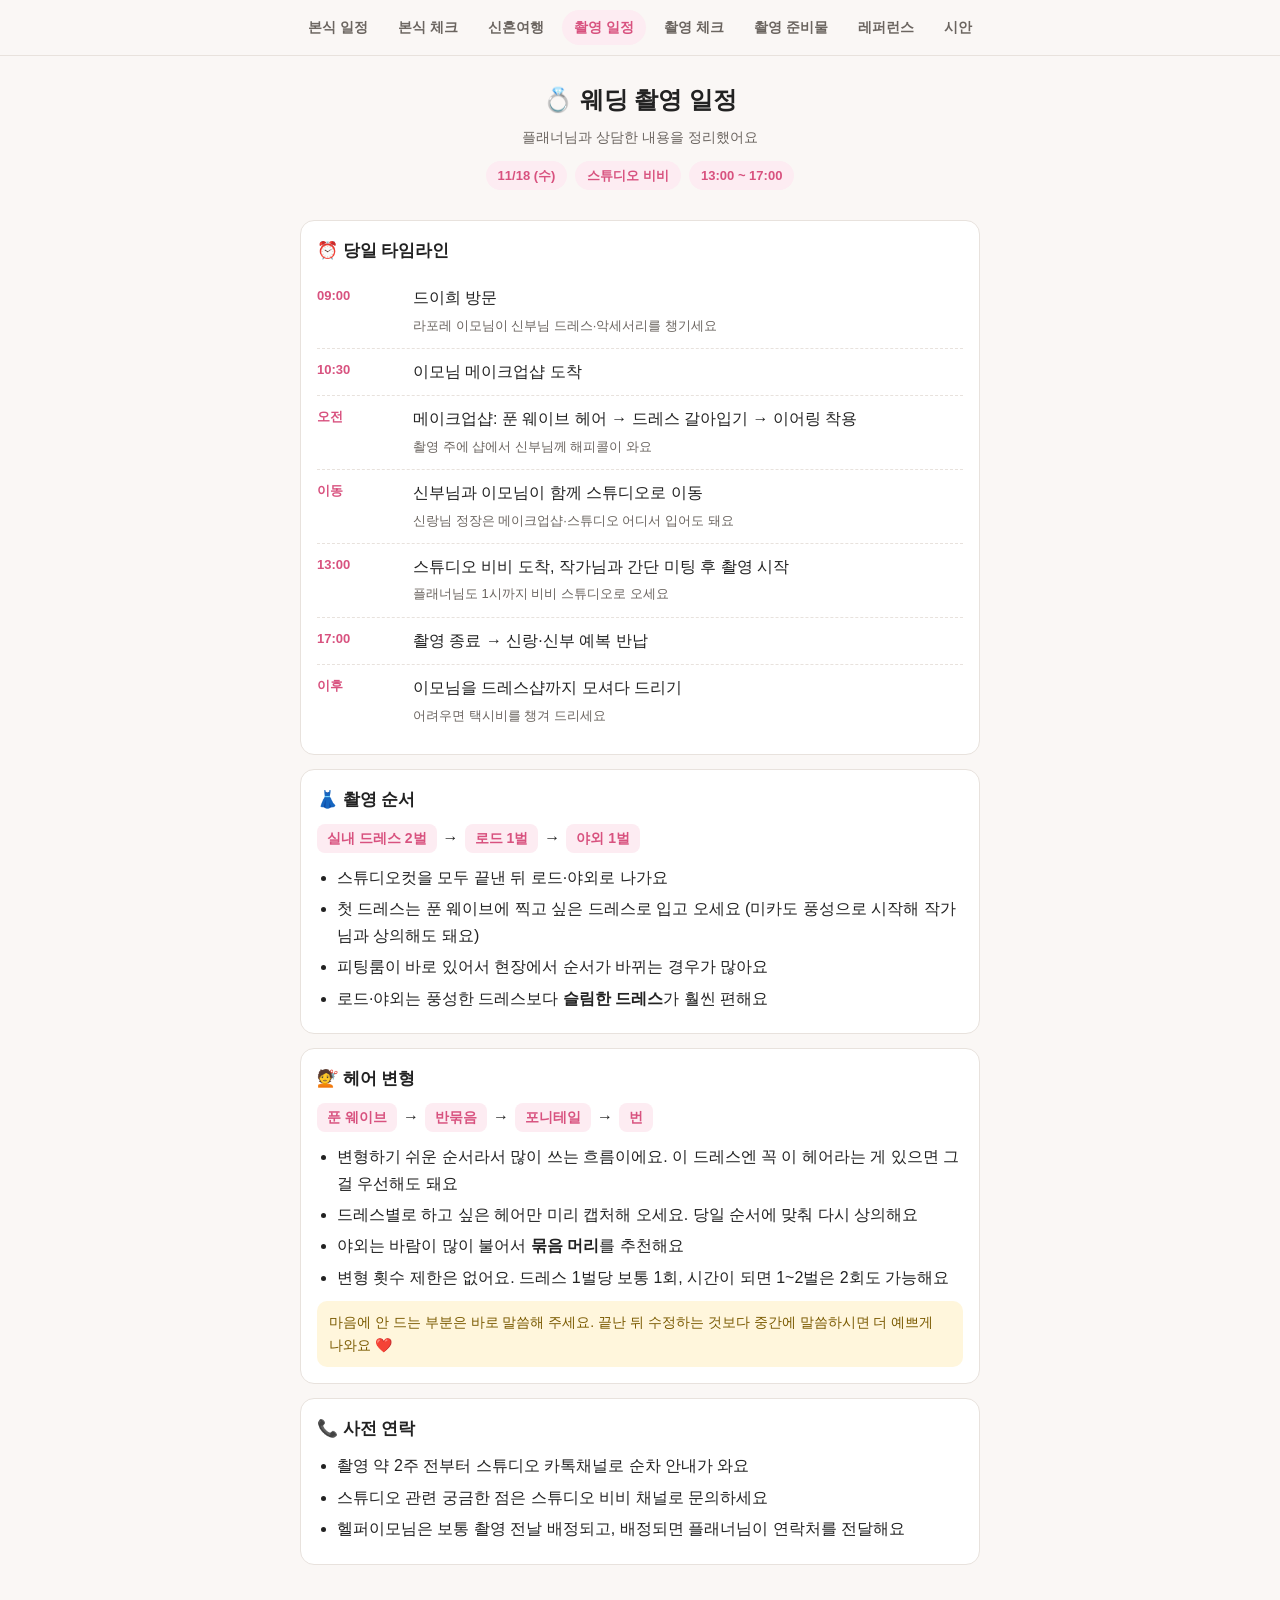
<file: shoot-schedule.html>
<!DOCTYPE html><html lang="ko"><head><meta charset="utf-8"><meta name="viewport" content="width=device-width, initial-scale=1"><title>일정 · 웨딩 촬영 안내</title><link rel="stylesheet" href="style.css"></head>
<body data-page="shoot-schedule.html"><main>
<header><h1>💍 웨딩 촬영 일정</h1><p>플래너님과 상담한 내용을 정리했어요</p>
<div class="chips"><span class="chip">11/18 (수)</span><span class="chip">스튜디오 비비</span><span class="chip">13:00 ~ 17:00</span></div></header>
<section><h2>⏰ 당일 타임라인</h2><ul class="tl">
<li><span class="t">09:00</span><span>드이희 방문<br><span class="sub">라포레 이모님이 신부님 드레스·악세서리를 챙기세요</span></span></li>
<li><span class="t">10:30</span><span>이모님 메이크업샵 도착</span></li>
<li><span class="t">오전</span><span>메이크업샵: 푼 웨이브 헤어 → 드레스 갈아입기 → 이어링 착용<br><span class="sub">촬영 주에 샵에서 신부님께 해피콜이 와요</span></span></li>
<li><span class="t">이동</span><span>신부님과 이모님이 함께 스튜디오로 이동<br><span class="sub">신랑님 정장은 메이크업샵·스튜디오 어디서 입어도 돼요</span></span></li>
<li><span class="t">13:00</span><span>스튜디오 비비 도착, 작가님과 간단 미팅 후 촬영 시작<br><span class="sub">플래너님도 1시까지 비비 스튜디오로 오세요</span></span></li>
<li><span class="t">17:00</span><span>촬영 종료 → 신랑·신부 예복 반납</span></li>
<li><span class="t">이후</span><span>이모님을 드레스샵까지 모셔다 드리기<br><span class="sub">어려우면 택시비를 챙겨 드리세요</span></span></li></ul></section>
<section><h2>👗 촬영 순서</h2>
<div class="steps"><b>실내 드레스 2벌</b>→<b>로드 1벌</b>→<b>야외 1벌</b></div>
<ul style="margin-top:12px">
<li>스튜디오컷을 모두 끝낸 뒤 로드·야외로 나가요</li>
<li>첫 드레스는 푼 웨이브에 찍고 싶은 드레스로 입고 오세요 (미카도 풍성으로 시작해 작가님과 상의해도 돼요)</li>
<li>피팅룸이 바로 있어서 현장에서 순서가 바뀌는 경우가 많아요</li>
<li>로드·야외는 풍성한 드레스보다 <b>슬림한 드레스</b>가 훨씬 편해요</li></ul></section>
<section><h2>💇 헤어 변형</h2>
<div class="steps"><b>푼 웨이브</b>→<b>반묶음</b>→<b>포니테일</b>→<b>번</b></div>
<ul style="margin-top:12px">
<li>변형하기 쉬운 순서라서 많이 쓰는 흐름이에요. 이 드레스엔 꼭 이 헤어라는 게 있으면 그걸 우선해도 돼요</li>
<li>드레스별로 하고 싶은 헤어만 미리 캡처해 오세요. 당일 순서에 맞춰 다시 상의해요</li>
<li>야외는 바람이 많이 불어서 <b>묶음 머리</b>를 추천해요</li>
<li>변형 횟수 제한은 없어요. 드레스 1벌당 보통 1회, 시간이 되면 1~2벌은 2회도 가능해요</li></ul>
<div class="note">마음에 안 드는 부분은 바로 말씀해 주세요. 끝난 뒤 수정하는 것보다 중간에 말씀하시면 더 예쁘게 나와요 ❤️</div></section>
<section><h2>📞 사전 연락</h2><ul>
<li>촬영 약 2주 전부터 스튜디오 카톡채널로 순차 안내가 와요</li>
<li>스튜디오 관련 궁금한 점은 스튜디오 비비 채널로 문의하세요</li>
<li>헬퍼이모님은 보통 촬영 전날 배정되고, 배정되면 플래너님이 연락처를 전달해요</li></ul></section>
</main><script src="app.js?v=20261122-itinerary-food"></script></body></html>
</file>
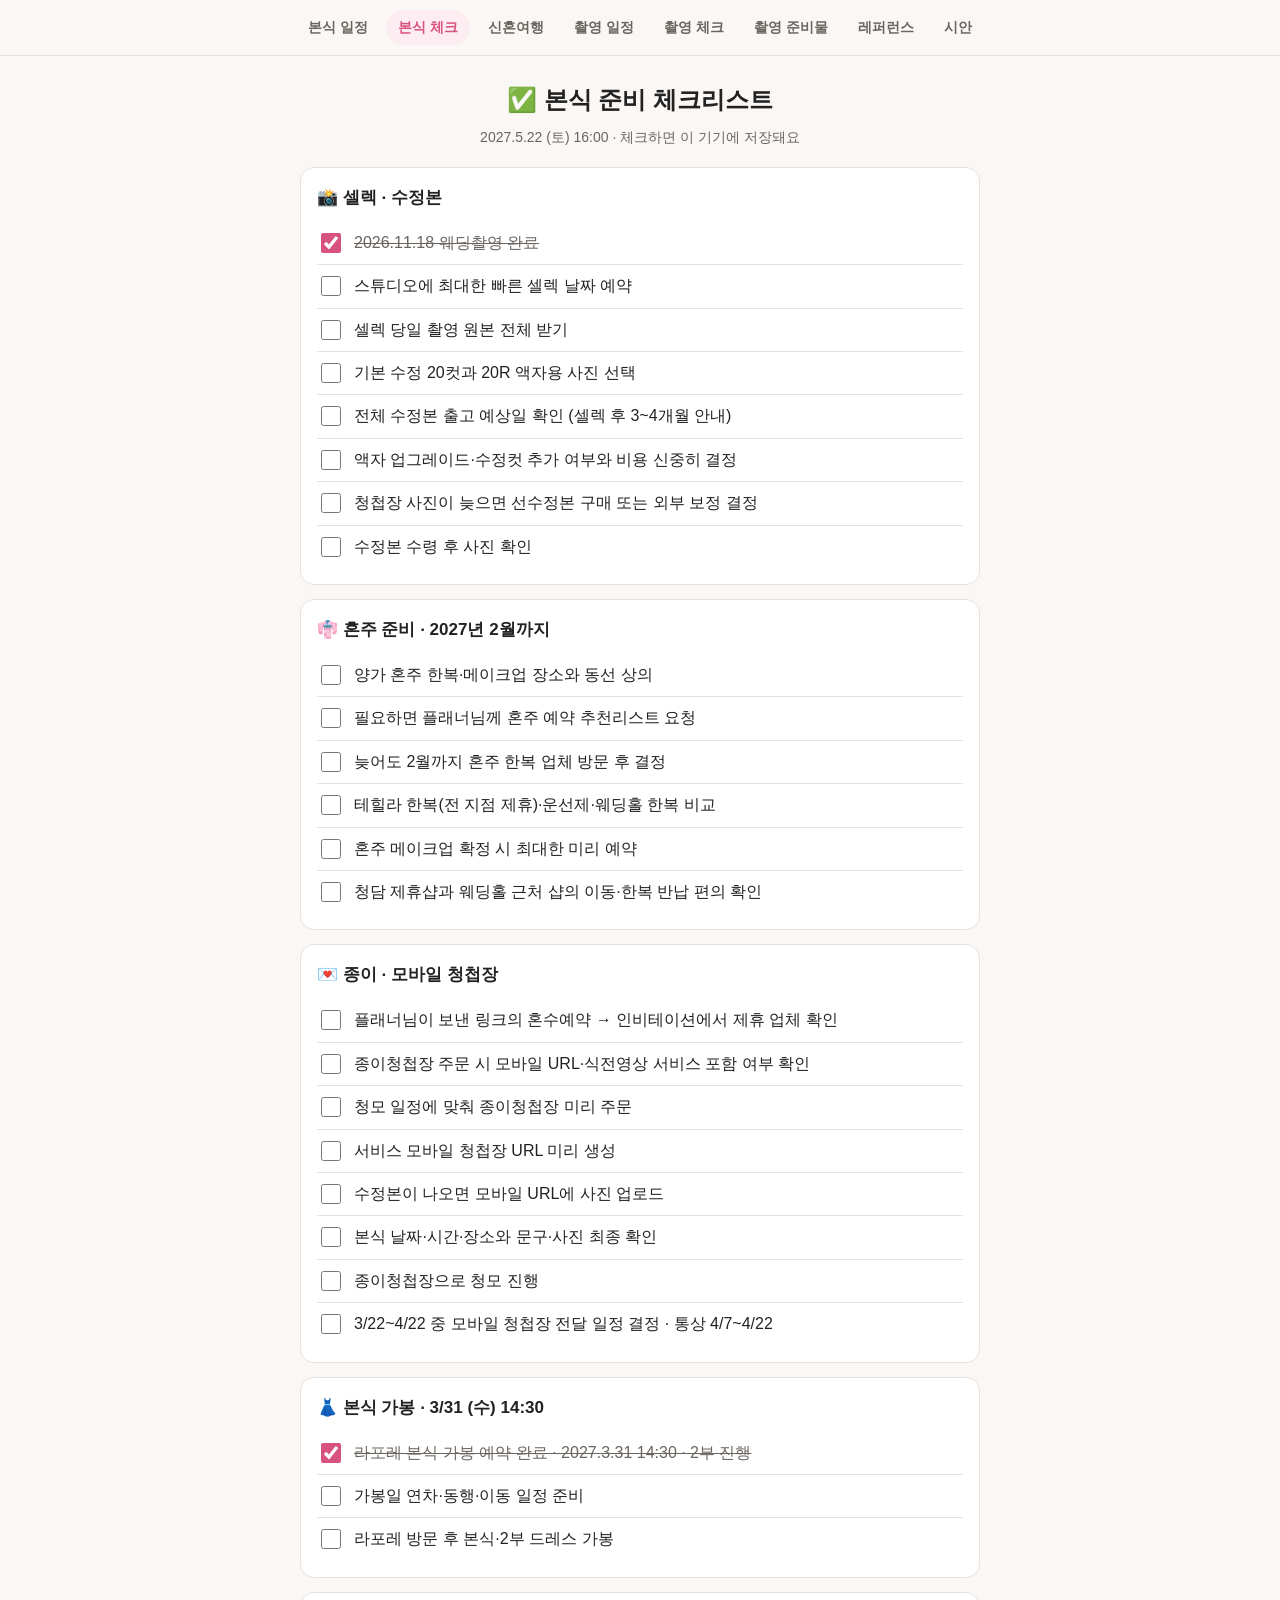
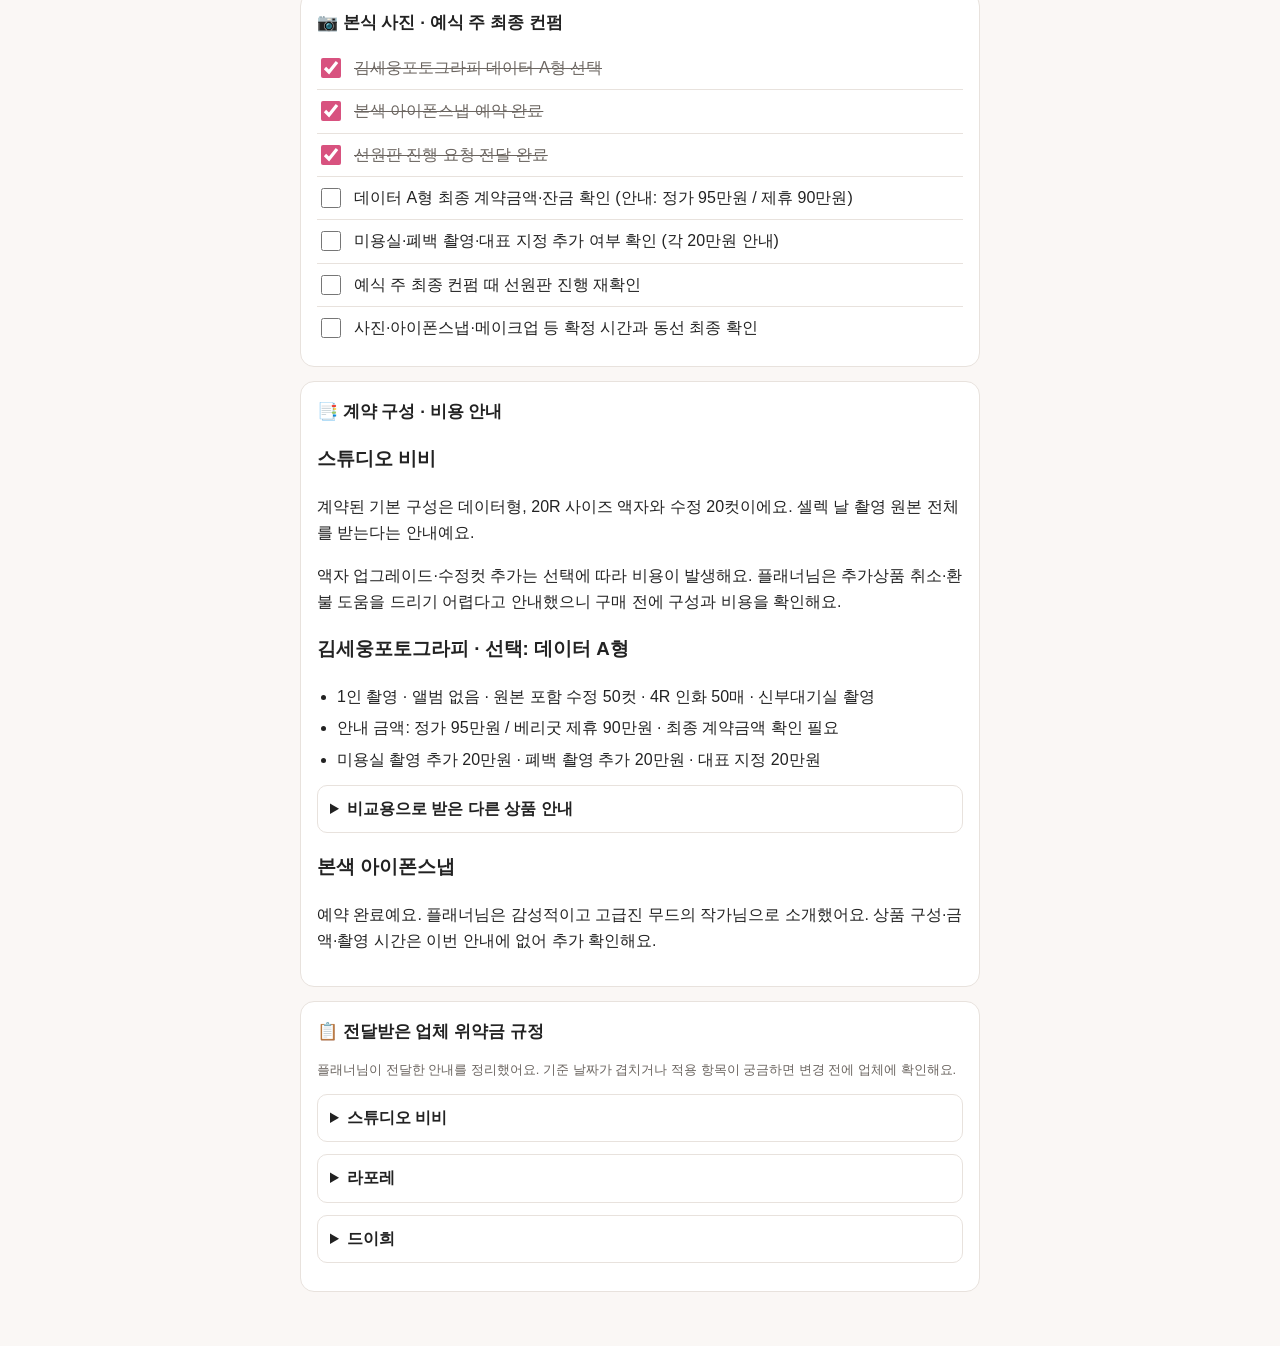
<file: wedding-checklist.html>
<!DOCTYPE html><html lang="ko"><head><meta charset="utf-8"><meta name="viewport" content="width=device-width, initial-scale=1"><title>본식 체크리스트 · 결혼준비작전</title><link rel="stylesheet" href="style.css"></head>
<body data-page="wedding-checklist.html"><main>
<header><h1>✅ 본식 준비 체크리스트</h1><p>2027.5.22 (토) 16:00 · 체크하면 이 기기에 저장돼요</p></header>
<section class="chk"><h2>📸 셀렉 · 수정본</h2>
<label><input type="checkbox" data-k="wed-shoot" checked><span>2026.11.18 웨딩촬영 완료</span></label>
<label><input type="checkbox" data-k="wed-select-book"><span>스튜디오에 최대한 빠른 셀렉 날짜 예약</span></label>
<label><input type="checkbox" data-k="wed-original"><span>셀렉 당일 촬영 원본 전체 받기</span></label>
<label><input type="checkbox" data-k="wed-select20"><span>기본 수정 20컷과 20R 액자용 사진 선택</span></label>
<label><input type="checkbox" data-k="wed-delivery"><span>전체 수정본 출고 예상일 확인 (셀렉 후 3~4개월 안내)</span></label>
<label><input type="checkbox" data-k="wed-extra"><span>액자 업그레이드·수정컷 추가 여부와 비용 신중히 결정</span></label>
<label><input type="checkbox" data-k="wed-early"><span>청첩장 사진이 늦으면 선수정본 구매 또는 외부 보정 결정</span></label>
<label><input type="checkbox" data-k="wed-retouch"><span>수정본 수령 후 사진 확인</span></label>
</section>
<section class="chk"><h2>👘 혼주 준비 · 2027년 2월까지</h2>
<label><input type="checkbox" data-k="wed-family-talk"><span>양가 혼주 한복·메이크업 장소와 동선 상의</span></label>
<label><input type="checkbox" data-k="wed-family-list"><span>필요하면 플래너님께 혼주 예약 추천리스트 요청</span></label>
<label><input type="checkbox" data-k="wed-hanbok"><span>늦어도 2월까지 혼주 한복 업체 방문 후 결정</span></label>
<label><input type="checkbox" data-k="wed-hanbok-compare"><span>테힐라 한복(전 지점 제휴)·운선제·웨딩홀 한복 비교</span></label>
<label><input type="checkbox" data-k="wed-family-makeup"><span>혼주 메이크업 확정 시 최대한 미리 예약</span></label>
<label><input type="checkbox" data-k="wed-family-route"><span>청담 제휴샵과 웨딩홀 근처 샵의 이동·한복 반납 편의 확인</span></label>
</section>
<section class="chk"><h2>💌 종이 · 모바일 청첩장</h2>
<label><input type="checkbox" data-k="wed-invite-vendor"><span>플래너님이 보낸 링크의 혼수예약 → 인비테이션에서 제휴 업체 확인</span></label>
<label><input type="checkbox" data-k="wed-invite-service"><span>종이청첩장 주문 시 모바일 URL·식전영상 서비스 포함 여부 확인</span></label>
<label><input type="checkbox" data-k="wed-paper"><span>청모 일정에 맞춰 종이청첩장 미리 주문</span></label>
<label><input type="checkbox" data-k="wed-url"><span>서비스 모바일 청첩장 URL 미리 생성</span></label>
<label><input type="checkbox" data-k="wed-photo"><span>수정본이 나오면 모바일 URL에 사진 업로드</span></label>
<label><input type="checkbox" data-k="wed-invite-check"><span>본식 날짜·시간·장소와 문구·사진 최종 확인</span></label>
<label><input type="checkbox" data-k="wed-gather"><span>종이청첩장으로 청모 진행</span></label>
<label><input type="checkbox" data-k="wed-send"><span>3/22~4/22 중 모바일 청첩장 전달 일정 결정 · 통상 4/7~4/22</span></label>
</section>
<section class="chk"><h2>👗 본식 가봉 · 3/31 (수) 14:30</h2>
<label><input type="checkbox" data-k="wed-fitting-book" checked><span>라포레 본식 가봉 예약 완료 · 2027.3.31 14:30 · 2부 진행</span></label>
<label><input type="checkbox" data-k="wed-leave"><span>가봉일 연차·동행·이동 일정 준비</span></label>
<label><input type="checkbox" data-k="wed-fitting"><span>라포레 방문 후 본식·2부 드레스 가봉</span></label>
</section>
<section class="chk"><h2>📷 본식 사진 · 예식 주 최종 컨펌</h2>
<label><input type="checkbox" data-k="wed-photo-type" checked><span>김세웅포토그라피 데이터 A형 선택</span></label>
<label><input type="checkbox" data-k="wed-iphone" checked><span>본색 아이폰스냅 예약 완료</span></label>
<label><input type="checkbox" data-k="wed-pre-group" checked><span>선원판 진행 요청 전달 완료</span></label>
<label><input type="checkbox" data-k="wed-photo-price"><span>데이터 A형 최종 계약금액·잔금 확인 (안내: 정가 95만원 / 제휴 90만원)</span></label>
<label><input type="checkbox" data-k="wed-photo-extra"><span>미용실·폐백 촬영·대표 지정 추가 여부 확인 (각 20만원 안내)</span></label>
<label><input type="checkbox" data-k="wed-pre-confirm"><span>예식 주 최종 컨펌 때 선원판 진행 재확인</span></label>
<label><input type="checkbox" data-k="wed-vendors-final"><span>사진·아이폰스냅·메이크업 등 확정 시간과 동선 최종 확인</span></label>
</section>
<section id="contracts"><h2>📑 계약 구성 · 비용 안내</h2><h3>스튜디오 비비</h3><p>계약된 기본 구성은 데이터형, 20R 사이즈 액자와 수정 20컷이에요. 셀렉 날 촬영 원본 전체를 받는다는 안내예요.</p><p>액자 업그레이드·수정컷 추가는 선택에 따라 비용이 발생해요. 플래너님은 추가상품 취소·환불 도움을 드리기 어렵다고 안내했으니 구매 전에 구성과 비용을 확인해요.</p><h3>김세웅포토그라피 · 선택: 데이터 A형</h3><ul><li>1인 촬영 · 앨범 없음 · 원본 포함 수정 50컷 · 4R 인화 50매 · 신부대기실 촬영</li><li>안내 금액: 정가 95만원 / 베리굿 제휴 90만원 · 최종 계약금액 확인 필요</li><li>미용실 촬영 추가 20만원 · 폐백 촬영 추가 20만원 · 대표 지정 20만원</li></ul><details><summary>비교용으로 받은 다른 상품 안내</summary><ul><li>A형: 1인 촬영 · 원판스냅합본 50P 1권 + 혼주용 20P 2권 · 원수 포함 · 4R 50매 · 신부대기실 · 130만원 / 제휴 125만원</li><li>B형: 2인 촬영 · 원판스냅합본 70P 1권 + 혼주용 30P 2권 · 원수 포함 · 4R 50매 · 신부대기실 · 170만원 / 제휴 165만원 · 데이트스냅 서비스</li><li>데이터 B형: 2인 촬영 · 앨범 없음 · 원본 포함 수정 50컷 · 4R 50매 · 신부대기실 · 125만원 / 제휴 120만원 · 데이트스냅 서비스</li><li>폐백 촬영은 각 상품에 별도 20만원 안내예요.</li></ul></details><h3>본색 아이폰스냅</h3><p>예약 완료예요. 플래너님은 감성적이고 고급진 무드의 작가님으로 소개했어요. 상품 구성·금액·촬영 시간은 이번 안내에 없어 추가 확인해요.</p></section>
<section><h2>📋 전달받은 업체 위약금 규정</h2><p class="sub">플래너님이 전달한 안내를 정리했어요. 기준 날짜가 겹치거나 적용 항목이 궁금하면 변경 전에 업체에 확인해요.</p>
<details><summary>스튜디오 비비</summary><ol><li>촬영일 기준 30일 이내: 상품가의 40%</li><li>촬영일 기준 15일 이내: 상품가의 50%</li><li>촬영 하루 전·당일: 상품가의 100%</li></ol></details>
<details><summary>라포레</summary><ol><li>투어 취소: 7일 이내 5.5만원 / 당일 취소 10만원</li><li>투어 발주 후 당일 이후 취소: 22만원</li><li>지정 발주 후 7일 이후 취소: 11만원</li><li>촬영 가봉 후 취소: 33만원</li><li>촬영 후 본식 가봉 전 취소: 촬영상품가 100%</li><li>촬영 후 본식 가봉 후 취소: 전체상품가의 100%</li><li>본식만 진행 시 본식 가봉 후 취소: 33만원</li><li>애프터 드레스 가봉 후 취소: 5.5만원</li><li>피팅 취소 7일 이내: 11만원</li><li>애프터드레스 피팅 후 미결정 시(예식 당일 미착용 포함): 5.5만원</li></ol></details>
<details><summary>드이희</summary><ol><li>행사일 기준 30일 전~14일 전 취소: 상품가의 50%</li><li>행사일 기준 13일 전~당일 취소: 상품가의 100%</li></ol></details></section>
</main><script src="app.js?v=20261122-itinerary-food"></script></body></html>
</file>
<file: style.css>
:root{--bg:#faf7f5;--card:#fff;--ink:#222;--sub:#6b6560;--line:#e8e2dd;--accent:#d8527f;--soft:#fdecf2;--warn:#fff6dc;--warn-ink:#7a5a00;--slot:#eceae6}
@media (prefers-color-scheme:dark){:root{--bg:#1b1819;--card:#262223;--ink:#f1ecea;--sub:#a79f9b;--line:#3a3436;--accent:#ee7aa1;--soft:#3a2530;--warn:#3a3220;--warn-ink:#f0d283;--slot:#3a3436}}
*{box-sizing:border-box}
html{scroll-padding-top:60px}
body{margin:0;background:var(--bg);color:var(--ink);font-family:"Noto Sans KR","Apple SD Gothic Neo","Malgun Gothic",sans-serif;line-height:1.65;padding:0 16px 40px}
nav{position:sticky;top:0;z-index:5;display:flex;gap:6px;justify-content:center;padding:10px 0;background:var(--bg);border-bottom:1px solid var(--line);margin:0 -16px 8px}
nav a{padding:6px 12px;border-radius:999px;color:var(--sub);text-decoration:none;font-size:14px;font-weight:700}
nav a.on{background:var(--soft);color:var(--accent)}
main{max-width:680px;margin:0 auto}
main.wide{max-width:1100px}
header{text-align:center;padding:16px 0 4px}
h1{margin:0;font-size:24px}
header p{margin:6px 0 0;color:var(--sub);font-size:14px}
.chips{display:flex;flex-wrap:wrap;gap:8px;justify-content:center;margin:12px 0}
.chip{background:var(--soft);color:var(--accent);border-radius:999px;padding:4px 12px;font-size:13px;font-weight:700}
section{background:var(--card);border:1px solid var(--line);border-radius:14px;padding:16px;margin:14px 0}
h2{margin:0 0 10px;font-size:17px}
ul{margin:0;padding-left:20px}
li{margin:5px 0}
.tl{list-style:none;padding:0}
.tl li{display:flex;gap:12px;margin:0;padding:10px 0;border-bottom:1px dashed var(--line)}
.tl li:last-child{border:0}
.t{flex:0 0 64px;font-weight:700;color:var(--accent)}
.sub{color:var(--sub);font-size:13px}
.note{background:var(--warn);color:var(--warn-ink);border-radius:10px;padding:10px 12px;margin-top:10px;font-size:14px}
.chk label{display:flex;gap:10px;align-items:flex-start;padding:8px 0;border-bottom:1px solid var(--line);cursor:pointer}
.chk label:last-child{border:0}
.chk input{width:20px;height:20px;margin-top:3px;accent-color:var(--accent);flex:0 0 auto}
.chk input:checked+span{text-decoration:line-through;color:var(--sub)}
table{width:100%;border-collapse:collapse}
td{padding:7px 4px;border-bottom:1px solid var(--line)}
td:last-child{text-align:right;font-weight:700}
tr.total td{border:0;color:var(--accent);font-size:16px}
.steps{display:flex;flex-wrap:wrap;gap:6px;align-items:center}
.steps b{background:var(--soft);color:var(--accent);border-radius:8px;padding:3px 10px;font-size:14px}
.scroll{overflow-x:auto}
.board{min-width:860px;background:var(--card);border:1px solid var(--line)}
.cols{display:grid;grid-template-columns:repeat(4,1fr)}
.col{border-right:1px solid var(--line)}
.col:last-child{border:0}
.head{padding:8px 10px;font-size:13px;line-height:1.5;border-bottom:1px solid var(--line);min-height:64px}
.tag{display:inline-block;background:#fff200;color:#111;font-weight:700;font-size:11px;padding:1px 6px;margin-top:2px}
.main{display:grid;grid-template-columns:1fr 1fr;gap:6px;padding:8px;border-bottom:1px solid var(--line)}
.ref{display:grid;grid-template-columns:repeat(3,1fr);gap:4px;padding:6px}
.slot{position:relative;background:var(--slot);color:var(--sub);display:flex;align-items:center;justify-content:center;text-align:center;font-size:10px;line-height:1.3;overflow:hidden;word-break:break-all;padding:4px}
.slot img{position:absolute;inset:0;width:100%;height:100%;object-fit:cover}
.f{aspect-ratio:4/3}.tall{aspect-ratio:3/5}.r{aspect-ratio:1/1}

/* ---------- concept / 레퍼 ---------- */
.concept{--serif:"Noto Serif KR","Nanum Myeongjo",Georgia,serif;--mono:ui-monospace,SFMono-Regular,Menlo,monospace;padding-bottom:16px}
.concept a:focus-visible{outline:2px solid var(--accent);outline-offset:3px;border-radius:6px}
.concept .hero{display:grid;grid-template-columns:1.05fr .95fr;gap:clamp(24px,5vw,64px);align-items:center;text-align:left;padding:42px 0 8px}
.concept .eyebrow{margin:0;font-size:10px;font-weight:700;letter-spacing:.22em;text-transform:uppercase;color:var(--accent)}
.concept .hero h1{margin:14px 0 0;font-family:var(--serif);font-size:clamp(42px,7vw,78px);font-weight:800;line-height:1.04;letter-spacing:-.045em}
.concept .hero h1 em{font-style:normal;color:var(--accent);background:linear-gradient(transparent 88%,var(--soft) 88%)}
.concept .lede{margin:18px 0 0;font-size:15px;line-height:1.85;color:var(--sub)}
.concept .hero-chips{justify-content:flex-start;margin:20px 0 0}
.concept .hero-chips .chip{background:transparent;border:1px solid var(--line);color:var(--sub);font-weight:500}
.hero-visual{display:grid;grid-template-columns:1.15fr .85fr;grid-template-rows:1fr 1fr;gap:10px;height:clamp(330px,44vw,500px)}
.hero-visual figure{position:relative;margin:0;overflow:hidden;border:1px solid var(--line);border-radius:18px;background:var(--slot)}
.hero-visual img{display:block;width:100%;height:100%;object-fit:cover}
.hero-visual figure::after{content:"";position:absolute;inset:auto 0 0;height:38%;background:linear-gradient(transparent,rgba(0,0,0,.4));pointer-events:none}
.hero-visual figcaption{position:absolute;left:12px;bottom:10px;z-index:1;font-size:9px;font-weight:700;letter-spacing:.22em;text-transform:uppercase;color:#fff;text-shadow:0 1px 10px rgba(0,0,0,.5)}
.hv-a{grid-row:span 2}
.howto{display:grid;grid-template-columns:.85fr 1.15fr;gap:clamp(16px,3vw,34px);margin-top:28px;padding:20px 22px;background:var(--card);border:1px solid var(--line);border-radius:18px;text-align:left}
.howto p{margin:0;font-size:13px;line-height:1.78;color:var(--ink)}
.howto p b{color:var(--accent)}
.howto ul{margin:0;padding:0;list-style:none;display:flex;flex-direction:column;gap:8px}
.howto li{margin:0;font-size:12.5px;line-height:1.7;color:var(--sub)}
.howto li b{display:inline-block;min-width:66px;color:var(--ink);font-size:12.5px}
.howto code{padding:1px 5px;border-radius:5px;background:var(--slot);color:var(--ink);font-family:var(--mono);font-size:11px}
.space-index{position:sticky;top:57px;z-index:4;display:grid;grid-template-columns:repeat(6,1fr);gap:1px;margin:28px 0 0;overflow:hidden;background:var(--line);border:1px solid var(--line);border-radius:16px;box-shadow:0 12px 30px rgba(35,20,25,.06)}
.space-index a{display:flex;flex-direction:column;gap:2px;padding:12px 13px 13px;background:var(--card);color:inherit;text-decoration:none;transition:background .2s}
.space-index a:hover{background:var(--soft)}
.space-index b{font-family:var(--serif);font-size:17px;font-weight:400;line-height:1;color:var(--accent)}
.space-index span{font-size:12px;font-weight:700;letter-spacing:-.01em;white-space:nowrap}
.space-index em{font-style:normal;font-size:8.5px;letter-spacing:.14em;text-transform:uppercase;color:var(--sub)}
.space{margin-top:64px;scroll-margin-top:150px;--tone:#8e949c;--wash:rgba(142,148,156,.16)}
.space--white{--tone:#a08b78;--wash:rgba(201,184,166,.24)}
.space--blue{--tone:#5b7ea6;--wash:rgba(91,126,166,.16)}
.space--carpet{--tone:#a9744f;--wash:rgba(169,116,79,.18)}
.space--flower{--tone:#c27b84;--wash:rgba(217,142,149,.18)}
.space--outdoor{--tone:#c47a4f;--wash:rgba(224,160,109,.18)}
.space-head{display:grid;grid-template-columns:auto 1fr auto;gap:clamp(16px,3vw,32px);align-items:start;padding:26px 0 0;border-top:1px solid var(--line);text-align:left}
.space-num{font-family:var(--serif);font-size:clamp(44px,6vw,72px);font-weight:400;line-height:.8;letter-spacing:-.04em;color:var(--tone)}
.concept .kicker{margin:0 0 7px;font-size:10px;font-weight:700;letter-spacing:.2em;text-transform:uppercase;color:var(--tone)}
.space-title h2{margin:0;font-family:var(--serif);font-size:clamp(26px,3.2vw,38px);line-height:1.15;letter-spacing:-.03em}
.space-title .desc{max-width:56ch;margin:10px 0 0;font-size:14px;line-height:1.78;color:var(--sub)}
.keywords{display:flex;flex-wrap:wrap;justify-content:flex-end;gap:6px;max-width:230px;padding-top:14px}
.keywords span{padding:5px 11px;border-radius:999px;background:var(--wash);color:var(--ink);font-size:11px;font-weight:700;white-space:nowrap}
.gal{display:grid;grid-template-columns:repeat(4,1fr);gap:10px;margin-top:20px}
.shot{position:relative;margin:0;overflow:hidden;border:1px solid var(--line);border-radius:16px;background:var(--slot);aspect-ratio:1/1}
.gal .shot:first-child{grid-column:span 2;grid-row:span 2;aspect-ratio:auto}
.shot img{position:absolute;inset:0;width:100%;height:100%;object-fit:cover;transition:transform .8s cubic-bezier(.2,.7,.2,1)}
.shot:hover img{transform:scale(1.04)}
.shot .ph{position:absolute;inset:0;display:flex;flex-direction:column;align-items:center;justify-content:center;gap:7px;padding:14px;text-align:center}
.shot .ph b{font-family:var(--serif);font-size:24px;font-weight:400;line-height:1;color:var(--tone)}
.shot .ph span{font-size:11.5px;font-weight:700;line-height:1.4;color:var(--ink)}
.shot .ph em{font-family:var(--mono);font-size:9px;font-style:normal;line-height:1.5;color:var(--sub);word-break:break-all}
.shot figcaption{position:absolute;left:10px;bottom:10px;z-index:1;padding:4px 9px;border-radius:999px;background:rgba(20,20,20,.5);color:#fff;font-size:10px;line-height:1.4;backdrop-filter:blur(8px)}
.shot.is-empty img,.shot.is-empty figcaption{display:none}
.shot.is-empty{background:linear-gradient(160deg,var(--wash),transparent 72%),var(--slot)}
.shot.is-empty::before{content:"";position:absolute;inset:7px;border:1px dashed var(--line);border-radius:10px;pointer-events:none}
.want{display:grid;grid-template-columns:1.05fr .95fr;gap:12px;margin-top:12px}
.want-card{padding:18px 20px;background:var(--card);border:1px solid var(--line);border-radius:18px}
.want-card h3{margin:0 0 11px;font-size:10px;font-weight:700;letter-spacing:.2em;text-transform:uppercase;color:var(--tone)}
.props{margin:0;padding:0;list-style:none;display:flex;flex-direction:column;gap:8px}
.props li{position:relative;margin:0;padding-left:12px;font-size:13.5px;line-height:1.55}
.props li::before{content:"·";position:absolute;left:0;top:0;color:var(--tone);font-weight:700}
.props b{font-weight:700;margin-right:6px}
.props span{color:var(--sub)}
.mood-line{margin:0;font-family:var(--serif);font-size:17px;line-height:1.5;letter-spacing:-.02em;color:var(--ink)}
.mood-note{margin:12px 0 0;padding-top:11px;border-top:1px solid var(--line);font-size:12.5px;line-height:1.72;color:var(--sub)}
.mood-note b{margin-right:6px;color:var(--tone);font-size:10px;font-weight:700;letter-spacing:.14em;text-transform:uppercase}
.runorder{margin-top:78px;padding-top:26px;border-top:1px solid var(--line)}
.ro-head,.refs-head{padding:0;text-align:left}
.ro-head{max-width:720px}
.ro-head h2,.refs h2{margin:0;font-family:var(--serif);font-size:clamp(28px,4vw,42px);letter-spacing:-.03em}
.ro-head p:last-child{margin:10px 0 0;font-size:14px;line-height:1.78;color:var(--sub)}
.ro-steps{display:grid;grid-template-columns:repeat(6,1fr);gap:8px;margin:22px 0 0;padding:0;list-style:none}
.ro-steps li{display:flex;flex-direction:column;gap:3px;margin:0;padding:14px 15px;background:var(--card);border:1px solid var(--line);border-radius:16px}
.ro-steps b{font-family:var(--serif);font-size:24px;font-weight:400;line-height:1;color:var(--tone)}
.ro-steps strong{font-size:13px;letter-spacing:-.01em}
.ro-steps span{font-size:11.5px;line-height:1.5;color:var(--sub)}
.ro-steps em{margin-top:6px;font-style:normal;font-size:9px;font-weight:700;letter-spacing:.12em;text-transform:uppercase;color:var(--tone)}
.ro-note{margin:12px 0 0;font-size:12.5px;color:var(--sub)}
.refs{display:grid;grid-template-columns:.8fr 1.2fr;gap:clamp(20px,4vw,48px);margin-top:66px;padding-top:26px;border-top:1px solid var(--line)}
.refs-head p:last-child{max-width:36ch;margin:10px 0 0;font-size:13px;line-height:1.75;color:var(--sub)}
.refs ul{margin:0;padding:0;list-style:none}
.refs li{display:flex;justify-content:space-between;gap:16px;margin:0;padding:11px 0;border-bottom:1px solid var(--line);font-size:13px}
.refs li:first-child{border-top:1px solid var(--line)}
.refs a{color:var(--ink);font-weight:700;text-decoration:underline;text-decoration-color:var(--accent);text-underline-offset:3px}
.refs li span:last-child{color:var(--sub);text-align:right}
.ref-name{font-weight:700}
.concept-foot{display:flex;justify-content:space-between;align-items:center;gap:16px;margin:56px 0 0;padding-top:18px;border-top:1px solid var(--line);font-size:12px;color:var(--sub)}
.concept-foot p{margin:0}
.concept-foot a{color:var(--accent);font-weight:700;text-decoration:none}
@media (max-width:900px){
.space-index{position:static;grid-template-columns:repeat(3,1fr)}
.space{margin-top:54px;scroll-margin-top:24px}
.ro-steps{grid-template-columns:repeat(3,1fr)}
}
@media (max-width:760px){
.concept .hero{grid-template-columns:1fr;padding-top:28px;gap:26px}
.concept .hero h1{font-size:clamp(40px,13vw,64px)}
.hero-visual{height:auto;grid-template-columns:1fr 1fr;grid-template-rows:auto auto;gap:8px}
.hv-a{grid-row:auto;grid-column:1/-1;aspect-ratio:16/10}
.hv-b,.hv-c{aspect-ratio:1/1}
.howto{grid-template-columns:1fr;gap:14px;padding:18px}
.howto li b{display:block;min-width:0}
.space-index{grid-template-columns:1fr 1fr}
.space-head{grid-template-columns:auto 1fr;gap:14px}
.keywords{grid-column:1/-1;justify-content:flex-start;max-width:none;padding-top:0}
.gal{grid-template-columns:1fr 1fr}
.gal .shot:first-child{grid-column:1/-1;aspect-ratio:4/5}
.shot .ph b{font-size:20px}
.want{grid-template-columns:1fr}
.ro-steps{grid-template-columns:1fr 1fr}
.refs{grid-template-columns:1fr;gap:18px}
.refs li{flex-direction:column;gap:2px}
.refs li span:last-child{text-align:left}
.concept-foot{flex-direction:column;align-items:flex-start;gap:6px}
}
.shot figcaption a{color:inherit;text-underline-offset:2px}

.shoot-pdf{display:block;width:100%;height:70vh;min-height:360px;border:1px solid var(--line);border-radius:10px}
nav{flex-wrap:wrap}

/* PDF 시안 페이지 */
.shoot-pages{display:grid;gap:20px;margin-top:20px}
.shoot-pages figure{margin:0}
.shoot-pages figcaption{margin-bottom:6px;color:var(--sub);font-size:13px}
.shoot-pages img{display:block;width:100%;height:auto;border:1px solid var(--line);border-radius:10px}
.shoot-plan section{padding:clamp(12px,3vw,24px)}
@media(max-width:480px){nav{gap:2px}nav a{padding:6px 8px;font-size:13px}}

/* 본식 준비 */
details{margin:12px 0;padding:10px 12px;border:1px solid var(--line);border-radius:10px}
summary{cursor:pointer;font-weight:700}
details ul,details ol{margin-top:10px}
.tl .t{flex-basis:84px;font-size:13px}

/* 모리셔스 숙소 비교 */
.travel-guide{font-size:16px}.travel-guide header{padding:32px 0 12px}.travel-guide h1{font-size:clamp(26px,5vw,42px)}.guide-kicker{font-size:13px;font-weight:700;letter-spacing:.12em;color:var(--accent)}.travel-guide h2{font-size:22px}.travel-guide h3{font-size:18px}.travel-guide section{padding:clamp(16px,3vw,28px)}.travel-guide .sub{font-size:14px}.island-map{display:block;width:100%;height:auto;border-radius:16px}.stay-grid{display:grid;grid-template-columns:repeat(3,minmax(0,1fr));gap:14px}.stay-card{padding:18px;border:1px solid var(--line);border-radius:14px;background:var(--bg)}.stay-card[hidden]{display:none}.stay-card h3{margin:10px 0}.stay-tag{font-size:14px;color:var(--accent)}.stay-price{font-size:26px;font-weight:700;margin:10px 0}.stay-price small{font-size:14px;font-weight:400;color:var(--sub)}.stay-controls{display:flex;gap:16px;flex-wrap:wrap;margin:18px 0}.stay-controls label{display:flex;align-items:center;gap:8px}.stay-controls select,.travel-guide input[type=number]{background:var(--card);color:var(--ink);font:inherit;border:1px solid var(--line);border-radius:8px;padding:9px;max-width:100%}.budget-result{padding:18px;background:var(--soft);color:var(--accent);border-radius:12px;font-weight:700;font-size:19px}.budget-result~p{font-size:14px}.quote-request{padding:18px;background:var(--soft);border-radius:12px}.travel-guide .scroll table{min-width:620px}.travel-guide th{text-align:left;border-bottom:1px solid var(--line);padding:10px}.travel-guide td{vertical-align:top}.travel-guide td:last-child{text-align:left;font-weight:400}.travel-guide section:has(#calc-room)>label{display:block;margin:10px 0}.travel-guide section:has(#calc-room)>div{display:grid;gap:12px}.travel-guide section:has(#calc-room)>div>label{display:flex;flex-direction:column;gap:5px}
@media(max-width:900px){.stay-grid{grid-template-columns:repeat(2,minmax(0,1fr))}}@media(max-width:600px){.stay-grid{grid-template-columns:1fr}.travel-guide input[type=number]{width:100%}.travel-guide .stay-price{font-size:24px}}

/* 신혼여행 사진 모음 */
.trip-photos{margin:24px 0 28px;padding-bottom:24px;border-bottom:1px solid var(--line)}.trip-photos h3{margin:24px 0 8px}.trip-photo-grid{display:grid;grid-template-columns:repeat(5,minmax(0,1fr));gap:12px}.trip-photo-grid figure{margin:0;min-width:0}.trip-photo-grid figure>a{display:block;border-radius:12px;overflow:hidden;background:var(--slot)}.trip-photo-grid img{display:block;width:100%;height:auto;aspect-ratio:4/3;object-fit:cover}.trip-photo-grid figcaption{font-size:14px;line-height:1.6;padding-top:8px;overflow-wrap:anywhere}.trip-photo-grid details{padding:6px 8px;margin:8px 0 0;font-size:14px}.trip-photo-grid summary{font-size:14px;font-weight:400}.trip-photo-grid details p{margin:6px 0}.trip-photo-grid a:focus-visible{outline:3px solid var(--accent);outline-offset:3px}
@media(max-width:900px){.trip-photo-grid{grid-template-columns:repeat(3,minmax(0,1fr))}}@media(max-width:600px){.trip-photo-grid{grid-template-columns:repeat(2,minmax(0,1fr));gap:12px}.trip-photo-grid figcaption{font-size:14px}}

/* 호주 신혼여행 일정 */
.australia-plan{scroll-margin-top:76px}.travel-guide .trip-itinerary{min-width:0;width:100%}.trip-itinerary th:first-child{width:100px;white-space:nowrap}.trip-itinerary td{line-height:1.75}

/* 일정별 식사와 식당 비교 */
.travel-guide a{color:var(--accent);text-underline-offset:3px}.travel-guide .trip-itinerary{min-width:680px}.trip-itinerary td:nth-child(2){width:42%}.trip-itinerary td:nth-child(3){width:43%}#restaurants table{min-width:880px}#restaurants th:first-child{min-width:145px}#restaurants td:last-child{white-space:nowrap}
</file>
